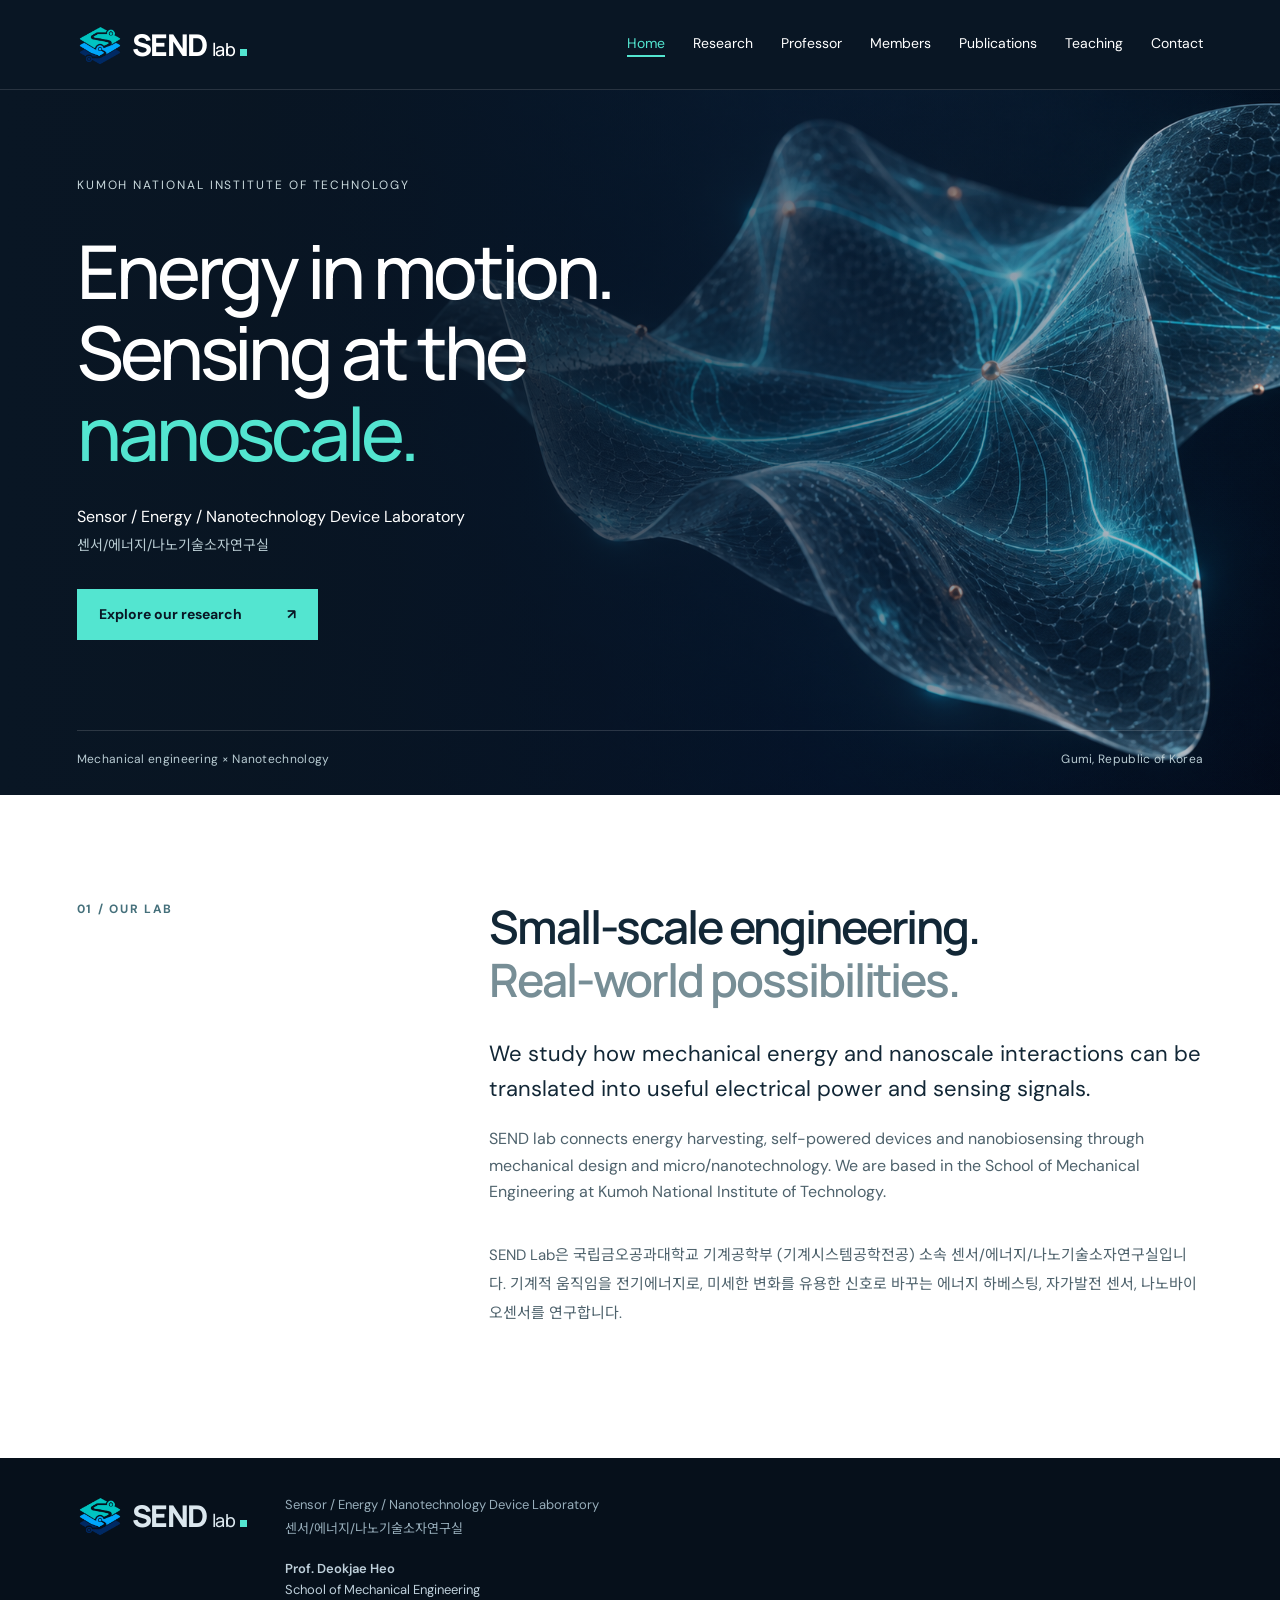
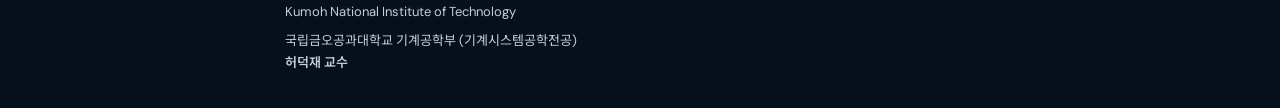
<file: index.html>
<!DOCTYPE html>

<html lang="en"><head><meta charset="utf-8"/><meta content="width=device-width, initial-scale=1" name="viewport"/>
<title>SEND Lab | 허덕재 교수 · Deokjae Heo | 금오공과대학교</title><meta content="국립금오공과대학교 기계공학부 (기계시스템공학전공) 허덕재 교수(Deokjae Heo)의 SEND Lab. 에너지 하베스팅, 자가발전 센서, 나노바이오센서를 연구하는 센서/에너지/나노기술소자연구실입니다." name="description"/>
<link href="send-lab-logo.png" rel="icon" type="image/png"/><link href="site.css" rel="stylesheet"/><link href="updates.css" rel="stylesheet"/>
<link href="https://deokjaeheo.github.io/" rel="canonical"/><meta content="SEND Lab | 허덕재 교수 · Deokjae Heo | 금오공과대학교" property="og:title"/><meta content="국립금오공과대학교 기계공학부 (기계시스템공학전공) 허덕재 교수(Deokjae Heo)의 SEND Lab. 에너지 하베스팅, 자가발전 센서, 나노바이오센서를 연구하는 센서/에너지/나노기술소자연구실입니다." property="og:description"/><meta content="https://deokjaeheo.github.io/" property="og:url"/><meta content="website" property="og:type"/><meta content="SEND Lab" property="og:site_name"/><meta content="https://deokjaeheo.github.io/send-lab-logo.png" property="og:image"/><meta content="SEND Lab logo" property="og:image:alt"/><script data-search-identity="" type="application/ld+json">{"@context":"https://schema.org","@graph":[{"@type":"ResearchOrganization","@id":"https://deokjaeheo.github.io/#send-lab","name":"SEND Lab","alternateName":["Sensor / Energy / Nanotechnology Device Laboratory","센서/에너지/나노기술소자연구실"],"url":"https://deokjaeheo.github.io/","logo":"https://deokjaeheo.github.io/send-lab-logo.png","parentOrganization":{"@type":"CollegeOrUniversity","name":"Kumoh National Institute of Technology","alternateName":"국립금오공과대학교"}},{"@type":"Person","@id":"https://deokjaeheo.github.io/professor.html#deokjae-heo","name":"Deokjae Heo","alternateName":"허덕재","jobTitle":"Assistant Professor","url":"https://deokjaeheo.github.io/professor.html","image":"https://deokjaeheo.github.io/deokjae-heo.png","worksFor":{"@type":"CollegeOrUniversity","name":"Kumoh National Institute of Technology","alternateName":"국립금오공과대학교","department":{"@type":"Organization","name":"School of Mechanical Engineering"}},"memberOf":{"@id":"https://deokjaeheo.github.io/#send-lab"},"sameAs":["https://scholar.google.com/citations?user=-ATOsVMAAAAJ&hl=en"]}]}</script><meta content="ZCUrHLigR-vk1NYwcFVq_-d4qjWVT8IZO86B0qcIZU8" name="google-site-verification"/><script defer src="analytics.js"></script></head><body><div class="public-site page-index" id="top"><a class="skip" href="#main">Skip to content</a><header class="header"><a aria-label="SEND lab home" class="logo" href="index.html"><img alt="" height="46" src="send-lab-logo.png" width="46"/><span class="wordmark">SEND<span>lab</span><i aria-hidden="true"></i></span></a><nav aria-label="Main navigation"><a aria-current="page" href="index.html">Home</a><a href="research.html">Research</a><a href="professor.html">Professor</a><a href="members.html">Members</a><a href="publications.html">Publications</a><a href="teaching.html">Teaching</a><a href="contact.html">Contact</a></nav></header><main id="main"><div style='--hero-image:url("send-hero.png")'><section class="hero" id="home"><div aria-label="Conceptual visualization of a nanoscale membrane and electrical energy" class="hero-art" role="img"></div><div class="hero-inner"><p class="eyebrow">KUMOH NATIONAL INSTITUTE OF TECHNOLOGY</p><h1>Energy in motion.<br/>Sensing at the<br/><em>nanoscale.</em></h1><p class="lab-name">Sensor / Energy / Nanotechnology Device Laboratory</p><p class="hero-ko" lang="ko">센서/에너지/나노기술소자연구실</p><a class="button" href="research.html">Explore our research <span>↗</span></a></div><div class="hero-bottom"><span>Mechanical engineering × Nanotechnology</span><span>Gumi, Republic of Korea</span></div></section><section class="intro section"><div class="section-label">01 / OUR LAB</div><div><h2>Small-scale engineering.<br/><span class="muted">Real-world possibilities.</span></h2><p class="lead">We study how mechanical energy and nanoscale interactions can be translated into useful electrical power and sensing signals.</p><p>SEND lab connects energy harvesting, self-powered devices and nanobiosensing through mechanical design and micro/nanotechnology. We are based in the School of Mechanical Engineering at Kumoh National Institute of Technology.</p><p class="korean" lang="ko">SEND Lab은 국립금오공과대학교 기계공학부 (기계시스템공학전공) 소속 센서/에너지/나노기술소자연구실입니다. 기계적 움직임을 전기에너지로, 미세한 변화를 유용한 신호로 바꾸는 에너지 하베스팅, 자가발전 센서, 나노바이오센서를 연구합니다.</p></div></section></div></main><footer><a aria-label="SEND lab home" class="logo" href="index.html"><img alt="" height="46" src="send-lab-logo.png" width="46"/><span class="wordmark">SEND<span>lab</span><i aria-hidden="true"></i></span></a><div class="footer-details"><p>Sensor / Energy / Nanotechnology Device Laboratory<br/>센서/에너지/나노기술소자연구실</p><div class="footer-affiliation"><p><strong>Prof. Deokjae Heo</strong><br/>School of Mechanical Engineering<br/>Kumoh National Institute of Technology</p><p lang="ko">국립금오공과대학교 기계공학부 (기계시스템공학전공)<br/><strong>허덕재 교수</strong></p></div></div></footer></div></body></html>
</file>
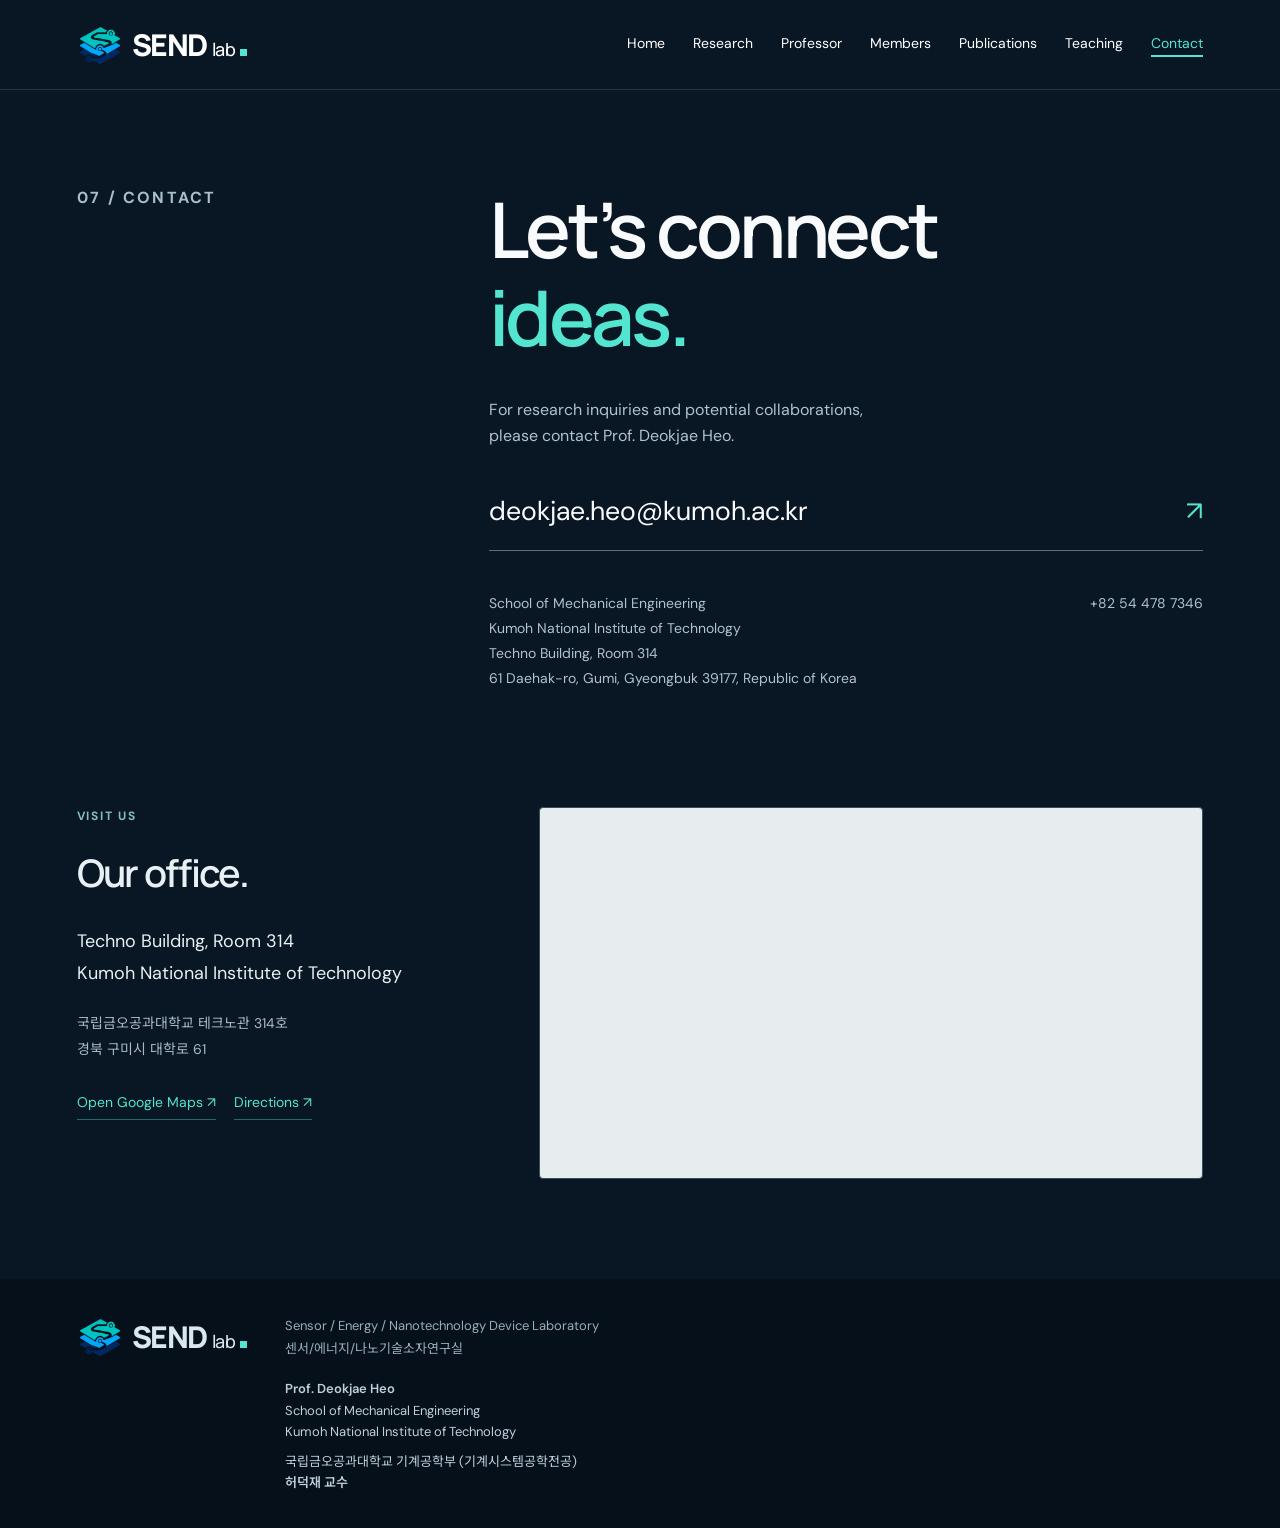
<file: contact.html>
<!DOCTYPE html>

<html lang="en"><head><meta charset="utf-8"/><meta content="width=device-width, initial-scale=1" name="viewport"/>
<title>Contact · 연락처 | Deokjae Heo · 허덕재 교수 | SEND Lab</title><meta content="Contact Prof. Deokjae Heo at SEND Lab, Kumoh National Institute of Technology. 허덕재 교수 연구실: 국립금오공과대학교 테크노관 314호. 연구 및 공동연구 문의." name="description"/>
<link href="send-lab-logo.png" rel="icon" type="image/png"/><link href="site.css" rel="stylesheet"/><link href="updates.css" rel="stylesheet"/>
<link href="https://deokjaeheo.github.io/contact.html" rel="canonical"/><meta content="Contact · 연락처 | Deokjae Heo · 허덕재 교수 | SEND Lab" property="og:title"/><meta content="Contact Prof. Deokjae Heo at SEND Lab, Kumoh National Institute of Technology. 허덕재 교수 연구실: 국립금오공과대학교 테크노관 314호. 연구 및 공동연구 문의." property="og:description"/><meta content="https://deokjaeheo.github.io/contact.html" property="og:url"/><meta content="website" property="og:type"/><meta content="SEND Lab" property="og:site_name"/><meta content="https://deokjaeheo.github.io/send-lab-logo.png" property="og:image"/><meta content="SEND Lab logo" property="og:image:alt"/><script defer src="analytics.js"></script></head><body><div class="public-site page-contact" id="top"><a class="skip" href="#main">Skip to content</a><header class="header"><a aria-label="SEND lab home" class="logo" href="index.html"><img alt="" height="46" src="send-lab-logo.png" width="46"/><span class="wordmark">SEND<span>lab</span><i aria-hidden="true"></i></span></a><nav aria-label="Main navigation"><a href="index.html">Home</a><a href="research.html">Research</a><a href="professor.html">Professor</a><a href="members.html">Members</a><a href="publications.html">Publications</a><a href="teaching.html">Teaching</a><a aria-current="page" href="contact.html">Contact</a></nav></header><main id="main"><div style='--hero-image:url("send-hero.png")'><section class="contact section" id="contact"><p class="section-label">07 / CONTACT</p><div><h1 class="page-heading">Let’s connect<br/><em>ideas.</em></h1><p>For research inquiries and potential collaborations,<br/>please contact Prof. Deokjae Heo.</p><a class="contact-mail" href="mailto:deokjae.heo@kumoh.ac.kr">deokjae.heo@kumoh.ac.kr <span>↗</span></a><div class="contact-bottom"><p>School of Mechanical Engineering<br/>Kumoh National Institute of Technology<br/>Techno Building, Room 314<br/>61 Daehak-ro, Gumi, Gyeongbuk 39177, Republic of Korea</p><a href="tel:+82544787346">+82 54 478 7346</a></div></div></section></div><section aria-labelledby="office-title" class="office-section section">
<div class="office-info"><p class="section-label">VISIT US</p><h2 id="office-title">Our office.</h2>
<p class="office-address">Techno Building, Room 314<br/>Kumoh National Institute of Technology</p>
<p class="office-ko" lang="ko">국립금오공과대학교 테크노관 314호<br/>경북 구미시 대학로 61</p>
<div class="map-links"><a href="https://www.google.com/maps/search/?api=1&amp;query=%EA%B8%88%EC%98%A4%EA%B3%B5%EA%B3%BC%EB%8C%80%ED%95%99%EA%B5%90%20%ED%85%8C%ED%81%AC%EB%85%B8%EA%B4%80%20%EA%B5%AC%EB%AF%B8%EC%8B%9C%20%EB%8C%80%ED%95%99%EB%A1%9C%2061" rel="noopener noreferrer" target="_blank">Open Google Maps ↗</a><a href="https://www.google.com/maps/dir/?api=1&amp;destination=%EA%B8%88%EC%98%A4%EA%B3%B5%EA%B3%BC%EB%8C%80%ED%95%99%EA%B5%90%20%ED%85%8C%ED%81%AC%EB%85%B8%EA%B4%80%20%EA%B5%AC%EB%AF%B8%EC%8B%9C%20%EB%8C%80%ED%95%99%EB%A1%9C%2061" rel="noopener noreferrer" target="_blank">Directions ↗</a></div></div>
<div class="map-frame"><iframe allowfullscreen="" loading="eager" referrerpolicy="no-referrer-when-downgrade" src="https://www.google.com/maps/embed?pb=!1m5!3m3!1m2!1s0x3565c72ba01612e3%3A0xc39357b15776cecb!2z6riI7Jik6rO16rO864yA7ZWZ6rWQIO2FjO2BrOuFuOq0gA!5e0!3m2!1sko!2skr!4v1790155063631!5m2!1sko!2skr" title="Google Maps — Kumoh National Institute of Technology, Techno Building"></iframe></div>
</section></main><footer><a aria-label="SEND lab home" class="logo" href="index.html"><img alt="" height="46" src="send-lab-logo.png" width="46"/><span class="wordmark">SEND<span>lab</span><i aria-hidden="true"></i></span></a><div class="footer-details"><p>Sensor / Energy / Nanotechnology Device Laboratory<br/>센서/에너지/나노기술소자연구실</p><div class="footer-affiliation"><p><strong>Prof. Deokjae Heo</strong><br/>School of Mechanical Engineering<br/>Kumoh National Institute of Technology</p><p lang="ko">국립금오공과대학교 기계공학부 (기계시스템공학전공)<br/><strong>허덕재 교수</strong></p></div></div></footer></div></body></html>
</file>
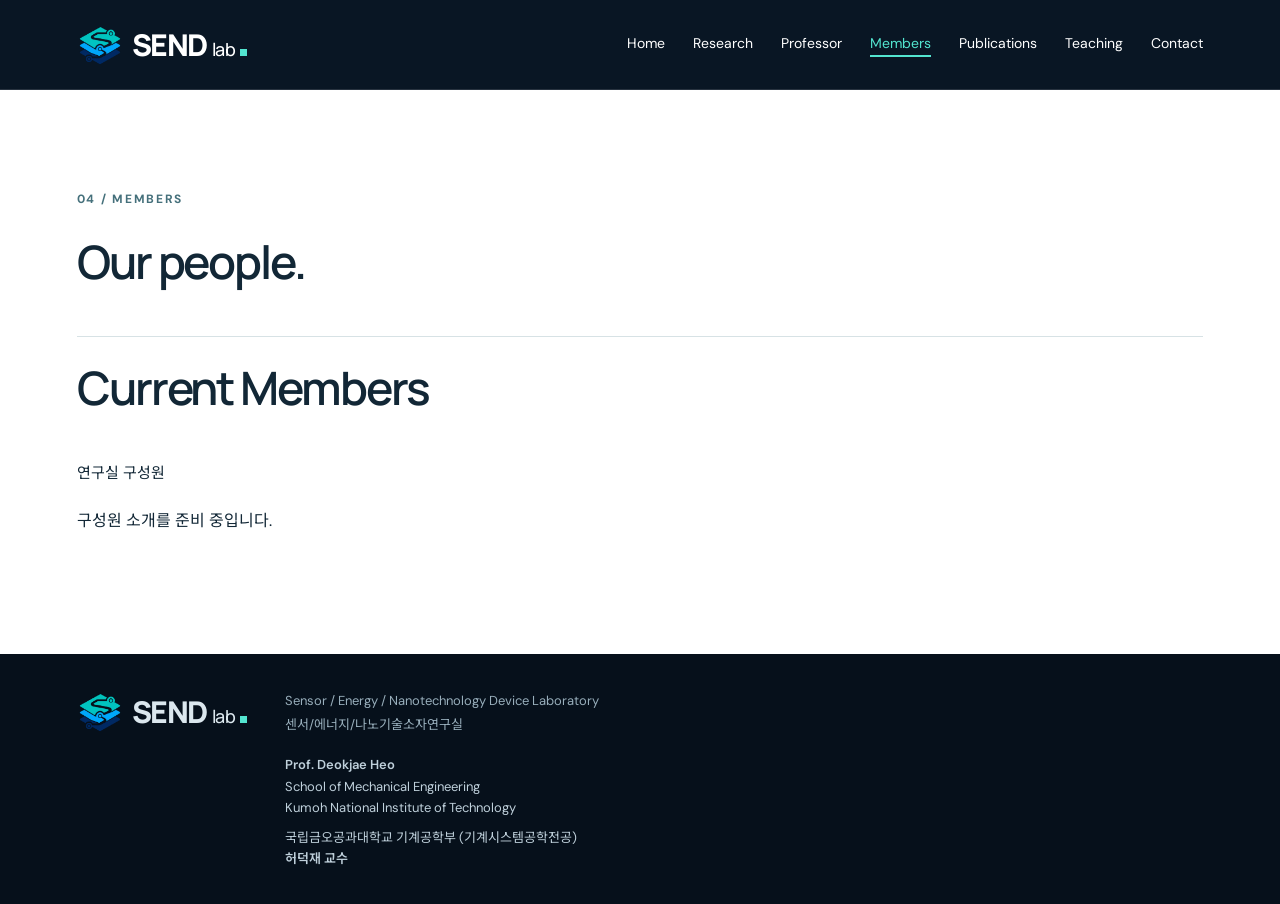
<file: members.html>
<!DOCTYPE html>

<html lang="en"><head><meta charset="utf-8"/><meta content="width=device-width, initial-scale=1" name="viewport"/>
<title>Members · 연구실 구성원 | SEND Lab · Deokjae Heo</title><meta content="Meet the members of SEND Lab, led by Prof. Deokjae Heo at Kumoh National Institute of Technology. 금오공과대학교 허덕재 교수 연구실 구성원 소개." name="description"/>
<link href="send-lab-logo.png" rel="icon" type="image/png"/><link href="site.css" rel="stylesheet"/><link href="updates.css" rel="stylesheet"/>
<link href="https://deokjaeheo.github.io/members.html" rel="canonical"/><meta content="Members · 연구실 구성원 | SEND Lab · Deokjae Heo" property="og:title"/><meta content="Meet the members of SEND Lab, led by Prof. Deokjae Heo at Kumoh National Institute of Technology. 금오공과대학교 허덕재 교수 연구실 구성원 소개." property="og:description"/><meta content="https://deokjaeheo.github.io/members.html" property="og:url"/><meta content="website" property="og:type"/><meta content="SEND Lab" property="og:site_name"/><meta content="https://deokjaeheo.github.io/send-lab-logo.png" property="og:image"/><meta content="SEND Lab logo" property="og:image:alt"/><script defer src="analytics.js"></script></head><body><div class="public-site page-members" id="top"><a class="skip" href="#main">Skip to content</a><header class="header"><a aria-label="SEND lab home" class="logo" href="index.html"><img alt="" height="46" src="send-lab-logo.png" width="46"/><span class="wordmark">SEND<span>lab</span><i aria-hidden="true"></i></span></a><nav aria-label="Main navigation"><a href="index.html">Home</a><a href="research.html">Research</a><a href="professor.html">Professor</a><a aria-current="page" href="members.html">Members</a><a href="publications.html">Publications</a><a href="teaching.html">Teaching</a><a href="contact.html">Contact</a></nav></header><main id="main"><section class="section"><p class="section-label">04 / MEMBERS</p><h1 class="page-heading">Our people.</h1><div class="member-group"><h2>Current Members</h2><p class="korean">연구실 구성원</p><p>구성원 소개를 준비 중입니다.</p></div></section></main><footer><a aria-label="SEND lab home" class="logo" href="index.html"><img alt="" height="46" src="send-lab-logo.png" width="46"/><span class="wordmark">SEND<span>lab</span><i aria-hidden="true"></i></span></a><div class="footer-details"><p>Sensor / Energy / Nanotechnology Device Laboratory<br/>센서/에너지/나노기술소자연구실</p><div class="footer-affiliation"><p><strong>Prof. Deokjae Heo</strong><br/>School of Mechanical Engineering<br/>Kumoh National Institute of Technology</p><p lang="ko">국립금오공과대학교 기계공학부 (기계시스템공학전공)<br/><strong>허덕재 교수</strong></p></div></div></footer></div></body></html>
</file>
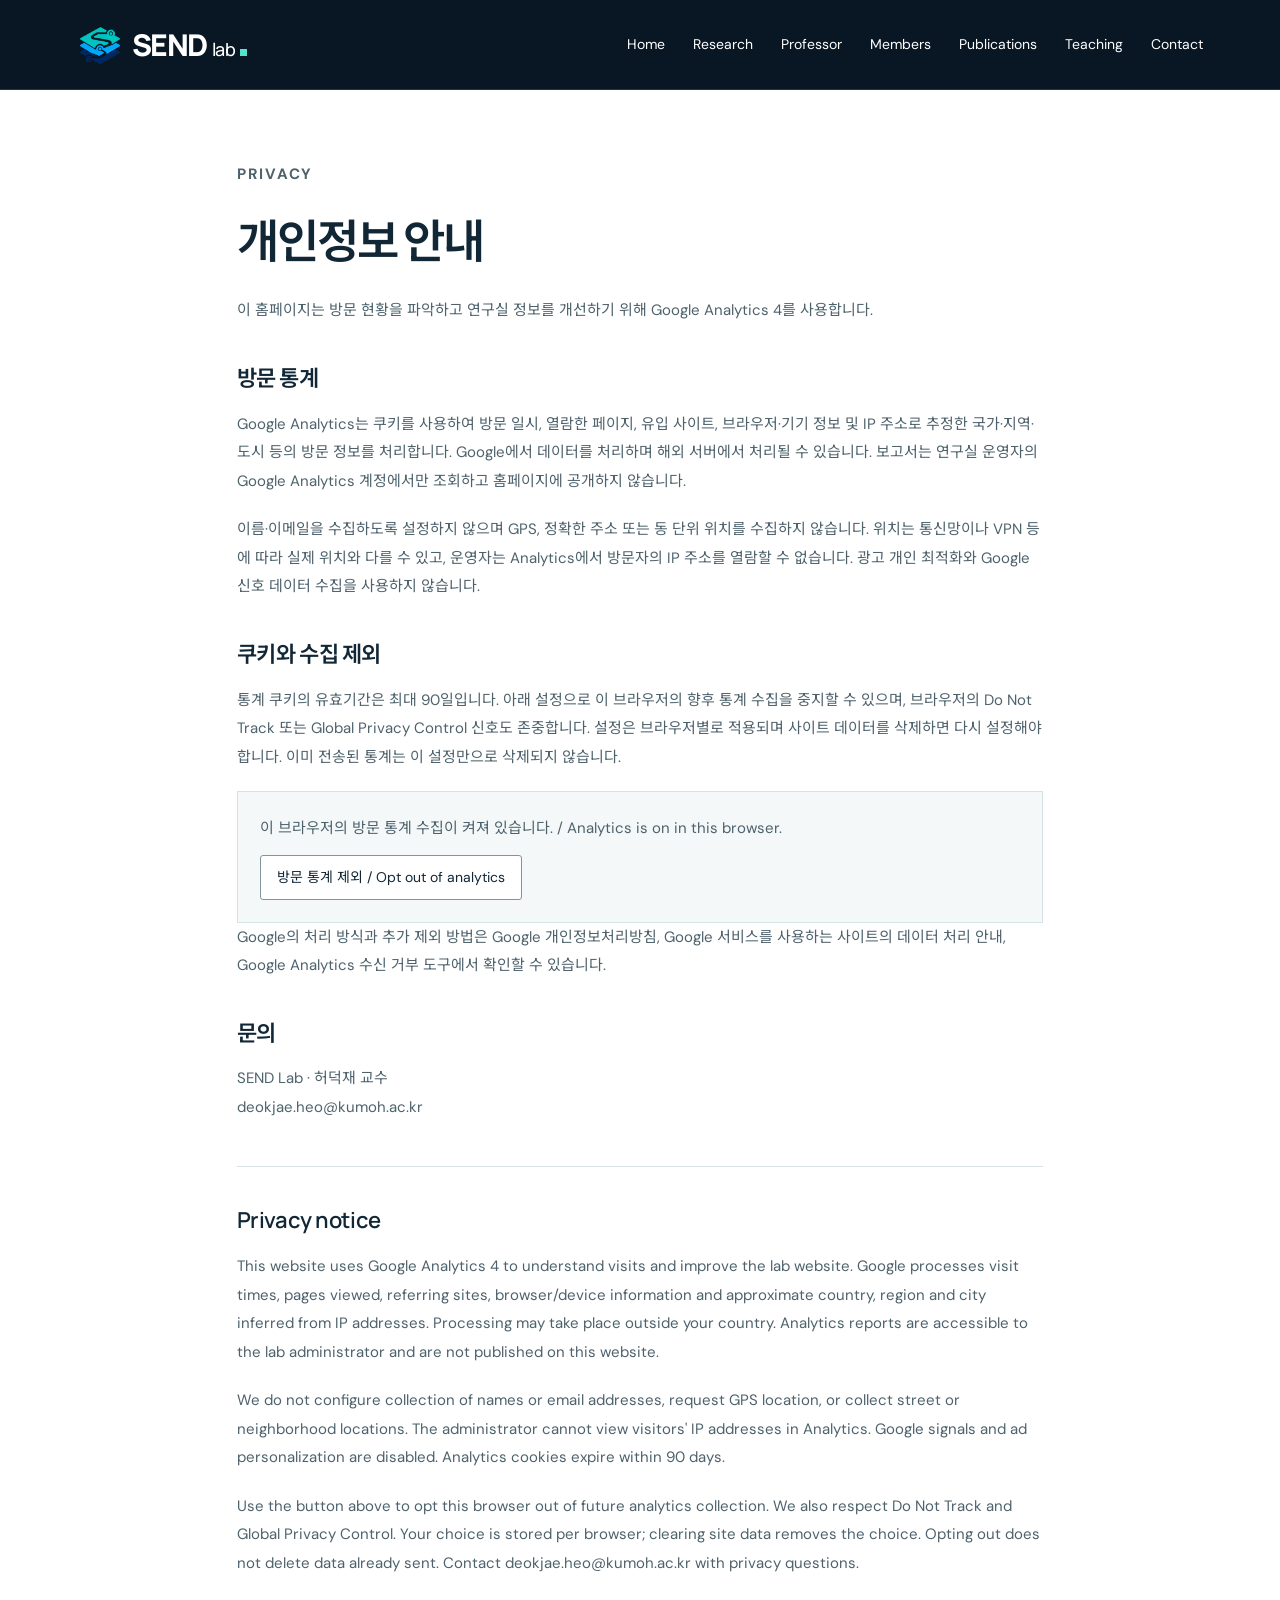
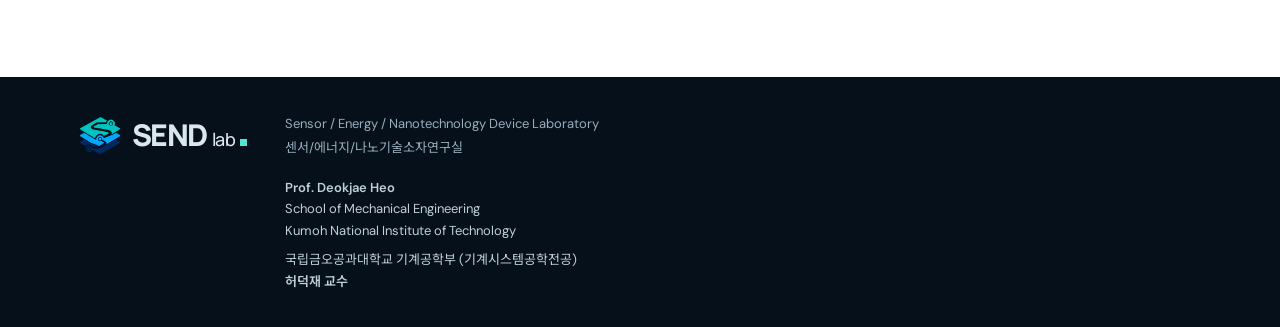
<file: privacy.html>
<!DOCTYPE html>
<html lang="ko">
<head>
<meta charset="utf-8"/>
<meta name="viewport" content="width=device-width, initial-scale=1"/>
<title>개인정보 안내 · Privacy | SEND Lab</title>
<meta name="description" content="SEND Lab 홈페이지의 방문 통계와 개인정보 안내 및 통계 수집 제외 설정."/>
<link rel="icon" href="send-lab-logo.png" type="image/png"/>
<link rel="stylesheet" href="site.css"/>
<link rel="stylesheet" href="updates.css"/>
<link rel="canonical" href="https://deokjaeheo.github.io/privacy.html"/>
<script defer src="analytics.js"></script>
</head>
<body><div class="public-site page-privacy" id="top">
<a class="skip" href="#main">본문으로 이동 · Skip to content</a>
<header class="header"><a aria-label="SEND lab home" class="logo" href="index.html"><img alt="" height="46" src="send-lab-logo.png" width="46"/><span class="wordmark">SEND<span>lab</span><i aria-hidden="true"></i></span></a><nav aria-label="Main navigation"><a href="index.html">Home</a><a href="research.html">Research</a><a href="professor.html">Professor</a><a href="members.html">Members</a><a href="publications.html">Publications</a><a href="teaching.html">Teaching</a><a href="contact.html">Contact</a></nav></header>
<main id="main" class="section privacy-content">
<p class="section-label">PRIVACY</p>
<h1 class="page-heading">개인정보 안내</h1>
<p>이 홈페이지는 방문 현황을 파악하고 연구실 정보를 개선하기 위해 Google Analytics 4를 사용합니다.</p>
<h2>방문 통계</h2>
<p>Google Analytics는 쿠키를 사용하여 방문 일시, 열람한 페이지, 유입 사이트, 브라우저·기기 정보 및 IP 주소로 추정한 국가·지역·도시 등의 방문 정보를 처리합니다. Google에서 데이터를 처리하며 해외 서버에서 처리될 수 있습니다. 보고서는 연구실 운영자의 Google Analytics 계정에서만 조회하고 홈페이지에 공개하지 않습니다.</p>
<p>이름·이메일을 수집하도록 설정하지 않으며 GPS, 정확한 주소 또는 동 단위 위치를 수집하지 않습니다. 위치는 통신망이나 VPN 등에 따라 실제 위치와 다를 수 있고, 운영자는 Analytics에서 방문자의 IP 주소를 열람할 수 없습니다. 광고 개인 최적화와 Google 신호 데이터 수집을 사용하지 않습니다.</p>
<h2>쿠키와 수집 제외</h2>
<p>통계 쿠키의 유효기간은 최대 90일입니다. 아래 설정으로 이 브라우저의 향후 통계 수집을 중지할 수 있으며, 브라우저의 Do Not Track 또는 Global Privacy Control 신호도 존중합니다. 설정은 브라우저별로 적용되며 사이트 데이터를 삭제하면 다시 설정해야 합니다. 이미 전송된 통계는 이 설정만으로 삭제되지 않습니다.</p>
<div class="privacy-preferences">
<p id="analytics-status" role="status" aria-live="polite">설정을 확인하려면 JavaScript를 사용해 주세요. JavaScript가 꺼져 있으면 이 사이트의 방문 통계는 전송되지 않습니다.</p>
<button id="analytics-toggle" type="button" hidden>이 브라우저의 방문 통계 제외</button>
</div>
<p>Google의 처리 방식과 추가 제외 방법은 <a href="https://policies.google.com/privacy">Google 개인정보처리방침</a>, <a href="https://policies.google.com/technologies/partner-sites">Google 서비스를 사용하는 사이트의 데이터 처리 안내</a>, <a href="https://tools.google.com/dlpage/gaoptout">Google Analytics 수신 거부 도구</a>에서 확인할 수 있습니다.</p>
<h2>문의</h2>
<p>SEND Lab · 허덕재 교수<br/><a href="mailto:deokjae.heo@kumoh.ac.kr">deokjae.heo@kumoh.ac.kr</a></p>
<section lang="en" class="privacy-english" aria-labelledby="privacy-en">
<h2 id="privacy-en">Privacy notice</h2>
<p>This website uses Google Analytics 4 to understand visits and improve the lab website. Google processes visit times, pages viewed, referring sites, browser/device information and approximate country, region and city inferred from IP addresses. Processing may take place outside your country. Analytics reports are accessible to the lab administrator and are not published on this website.</p>
<p>We do not configure collection of names or email addresses, request GPS location, or collect street or neighborhood locations. The administrator cannot view visitors' IP addresses in Analytics. Google signals and ad personalization are disabled. Analytics cookies expire within 90 days.</p>
<p>Use the button above to opt this browser out of future analytics collection. We also respect Do Not Track and Global Privacy Control. Your choice is stored per browser; clearing site data removes the choice. Opting out does not delete data already sent. Contact <a href="mailto:deokjae.heo@kumoh.ac.kr">deokjae.heo@kumoh.ac.kr</a> with privacy questions.</p>
</section>
</main>
<footer><a aria-label="SEND lab home" class="logo" href="index.html"><img alt="" height="46" src="send-lab-logo.png" width="46"/><span class="wordmark">SEND<span>lab</span><i aria-hidden="true"></i></span></a><div class="footer-details"><p>Sensor / Energy / Nanotechnology Device Laboratory<br/>센서/에너지/나노기술소자연구실</p><div class="footer-affiliation"><p><strong>Prof. Deokjae Heo</strong><br/>School of Mechanical Engineering<br/>Kumoh National Institute of Technology</p><p lang="ko">국립금오공과대학교 기계공학부 (기계시스템공학전공)<br/><strong>허덕재 교수</strong></p></div></div></footer>

</div></body></html>
</file>
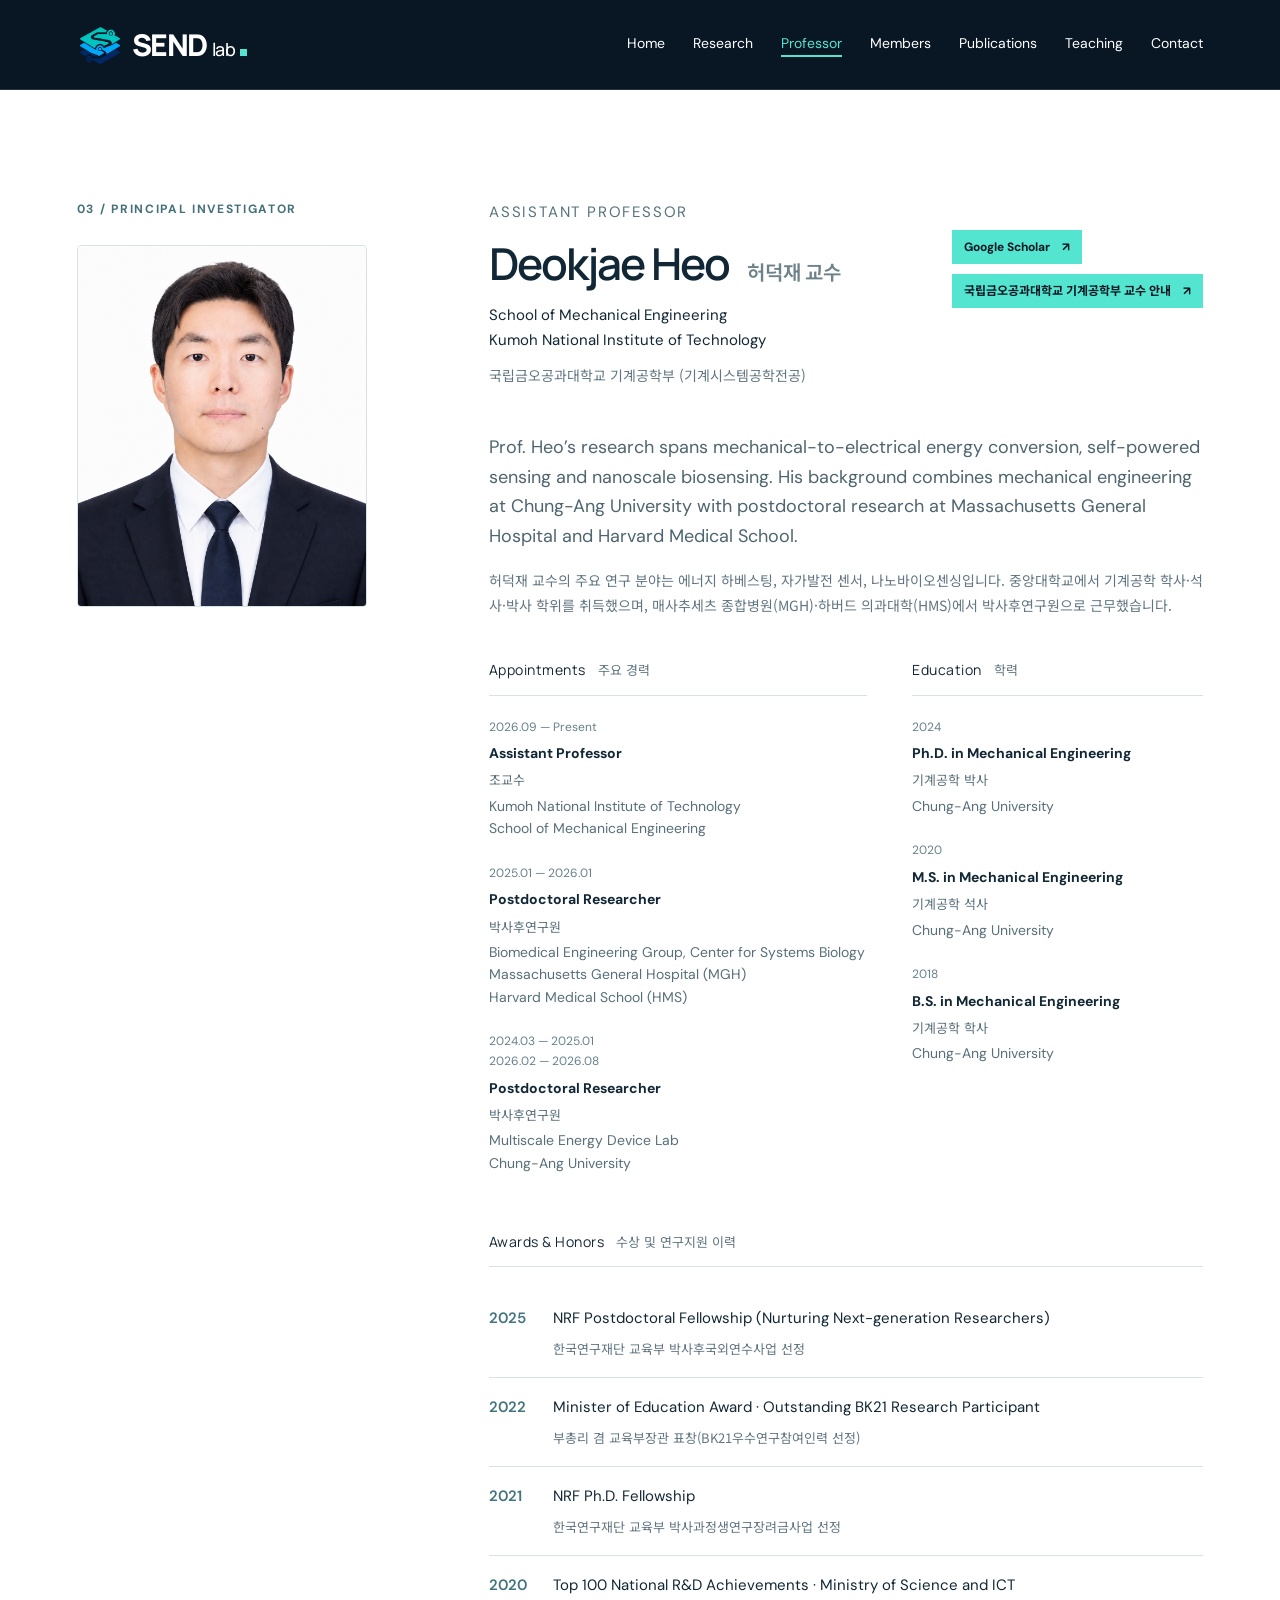
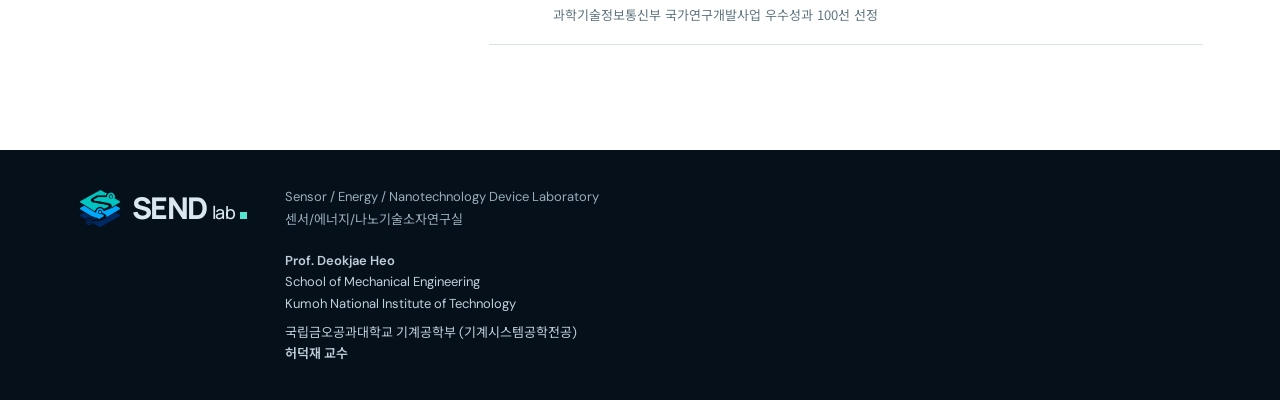
<file: professor.html>
<!DOCTYPE html>

<html lang="en"><head><meta charset="utf-8"/><meta content="width=device-width, initial-scale=1" name="viewport"/>
<title>허덕재 교수 · Deokjae Heo | Professor | SEND Lab</title><meta content="Deokjae Heo, Assistant Professor, School of Mechanical Engineering, Kumoh National Institute of Technology. 국립금오공과대학교 허덕재 교수의 연구 분야, 경력, 학력 및 수상 이력." name="description"/>
<link href="send-lab-logo.png" rel="icon" type="image/png"/><link href="site.css" rel="stylesheet"/><link href="updates.css?v=20260929" rel="stylesheet"/>
<link href="https://deokjaeheo.github.io/professor.html" rel="canonical"/><meta content="허덕재 교수 · Deokjae Heo | Professor | SEND Lab" property="og:title"/><meta content="Deokjae Heo, Assistant Professor, School of Mechanical Engineering, Kumoh National Institute of Technology. 국립금오공과대학교 허덕재 교수의 연구 분야, 경력, 학력 및 수상 이력." property="og:description"/><meta content="https://deokjaeheo.github.io/professor.html" property="og:url"/><meta content="website" property="og:type"/><meta content="SEND Lab" property="og:site_name"/><meta content="https://deokjaeheo.github.io/send-lab-logo.png" property="og:image"/><meta content="SEND Lab logo" property="og:image:alt"/><script data-search-identity="" type="application/ld+json">{"@context":"https://schema.org","@graph":[{"@type":"ResearchOrganization","@id":"https://deokjaeheo.github.io/#send-lab","name":"SEND Lab","alternateName":["Sensor / Energy / Nanotechnology Device Laboratory","센서/에너지/나노기술소자연구실"],"url":"https://deokjaeheo.github.io/","logo":"https://deokjaeheo.github.io/send-lab-logo.png","parentOrganization":{"@type":"CollegeOrUniversity","name":"Kumoh National Institute of Technology","alternateName":"국립금오공과대학교"}},{"@type":"Person","@id":"https://deokjaeheo.github.io/professor.html#deokjae-heo","name":"Deokjae Heo","alternateName":"허덕재","jobTitle":"Assistant Professor","url":"https://deokjaeheo.github.io/professor.html","image":"https://deokjaeheo.github.io/deokjae-heo.png","worksFor":{"@type":"CollegeOrUniversity","name":"Kumoh National Institute of Technology","alternateName":"국립금오공과대학교","department":{"@type":"Organization","name":"School of Mechanical Engineering"}},"memberOf":{"@id":"https://deokjaeheo.github.io/#send-lab"},"sameAs":["https://scholar.google.com/citations?user=-ATOsVMAAAAJ&hl=en"]}]}</script><script defer src="analytics.js"></script></head><body><div class="public-site page-professor" id="top"><a class="skip" href="#main">Skip to content</a><header class="header"><a aria-label="SEND lab home" class="logo" href="index.html"><img alt="" height="46" src="send-lab-logo.png" width="46"/><span class="wordmark">SEND<span>lab</span><i aria-hidden="true"></i></span></a><nav aria-label="Main navigation"><a href="index.html">Home</a><a href="research.html">Research</a><a aria-current="page" href="professor.html">Professor</a><a href="members.html">Members</a><a href="publications.html">Publications</a><a href="teaching.html">Teaching</a><a href="contact.html">Contact</a></nav></header><main id="main"><div style='--hero-image:url("send-hero.png")'><section class="professor section" id="professor"><aside class="professor-portrait"><p class="section-label">03 / PRINCIPAL INVESTIGATOR</p><img alt="Deokjae Heo — 허덕재 교수" height="1484" src="deokjae-heo.png" width="1060"/></aside><div class="profile-body"><div class="profile-head"><div><p class="overline">ASSISTANT PROFESSOR</p><h1 class="page-heading">Deokjae Heo<span lang="ko">허덕재 교수</span></h1><p>School of Mechanical Engineering<br/>Kumoh National Institute of Technology<span class="ko-translation" lang="ko">국립금오공과대학교 기계공학부 (기계시스템공학전공)</span></p></div><div class="profile-links"><a aria-label="Deokjae Heo Google Scholar profile (opens in a new tab)" class="button scholar-button" href="https://scholar.google.com/citations?user=-ATOsVMAAAAJ&amp;hl=en" rel="noopener noreferrer" target="_blank">Google Scholar <span aria-hidden="true">↗</span></a><a aria-label="국립금오공과대학교 기계공학부 교수 안내 (새 탭에서 열림)" class="button scholar-button" href="https://mx.kumoh.ac.kr/md/sub0102.do" lang="ko" rel="noopener noreferrer" target="_blank">국립금오공과대학교 기계공학부 교수 안내 <span aria-hidden="true">↗</span></a></div></div><p class="profile-bio">Prof. Heo’s research spans mechanical-to-electrical energy conversion, self-powered sensing and nanoscale biosensing. His background combines mechanical engineering at Chung-Ang University with postdoctoral research at Massachusetts General Hospital and Harvard Medical School.<span class="ko-translation" lang="ko">허덕재 교수의 주요 연구 분야는 에너지 하베스팅, 자가발전 센서, 나노바이오센싱입니다. 중앙대학교에서 기계공학 학사·석사·박사 학위를 취득했으며, 매사추세츠 종합병원(MGH)·하버드 의과대학(HMS)에서 박사후연구원으로 근무했습니다.</span></p><div class="profile-columns"><div><h3 class="small-title">Appointments<span class="ko-translation" lang="ko">주요 경력</span></h3><dl class="timeline"><div><dt>2026.09 — Present</dt><dd><strong>Assistant Professor<span class="ko-translation" lang="ko">조교수</span></strong><span>Kumoh National Institute of Technology<br/>School of Mechanical Engineering</span></dd></div><div><dt>2025.01 — 2026.01</dt><dd><strong>Postdoctoral Researcher<span class="ko-translation" lang="ko">박사후연구원</span></strong><span>Biomedical Engineering Group, Center for Systems Biology<br/>Massachusetts General Hospital (MGH)<br/>Harvard Medical School (HMS)</span></dd></div><div><dt>2024.03 — 2025.01<br/>2026.02 — 2026.08</dt><dd><strong>Postdoctoral Researcher<span class="ko-translation" lang="ko">박사후연구원</span></strong><span>Multiscale Energy Device Lab<br/>Chung-Ang University</span></dd></div></dl></div><div><h3 class="small-title">Education<span class="ko-translation" lang="ko">학력</span></h3><dl class="education"><div><dt>2024</dt><dd><strong>Ph.D. in Mechanical Engineering<span class="ko-translation" lang="ko">기계공학 박사</span></strong><span>Chung-Ang University</span></dd></div><div><dt>2020</dt><dd><strong>M.S. in Mechanical Engineering<span class="ko-translation" lang="ko">기계공학 석사</span></strong><span>Chung-Ang University</span></dd></div><div><dt>2018</dt><dd><strong>B.S. in Mechanical Engineering<span class="ko-translation" lang="ko">기계공학 학사</span></strong><span>Chung-Ang University</span></dd></div></dl></div></div><div class="honors"><h3 class="small-title">Awards &amp; Honors<span class="ko-translation" lang="ko">수상 및 연구지원 이력</span></h3><div class="honor-entry"><span class="honor-year">2025</span><div>NRF Postdoctoral Fellowship (Nurturing Next-generation Researchers)<span class="ko-translation" lang="ko">한국연구재단 교육부 박사후국외연수사업 선정</span></div></div><div class="honor-entry"><span class="honor-year">2022</span><div>Minister of Education Award · Outstanding BK21 Research Participant<span class="ko-translation" lang="ko">부총리 겸 교육부장관 표창(BK21우수연구참여인력 선정)</span></div></div><div class="honor-entry"><span class="honor-year">2021</span><div>NRF Ph.D. Fellowship<span class="ko-translation" lang="ko">한국연구재단 교육부 박사과정생연구장려금사업 선정</span></div></div><div class="honor-entry"><span class="honor-year">2020</span><div>Top 100 National R&amp;D Achievements · Ministry of Science and ICT<span class="ko-translation" lang="ko">과학기술정보통신부 국가연구개발사업 우수성과 100선 선정</span></div></div></div></div></section></div></main><footer><a aria-label="SEND lab home" class="logo" href="index.html"><img alt="" height="46" src="send-lab-logo.png" width="46"/><span class="wordmark">SEND<span>lab</span><i aria-hidden="true"></i></span></a><div class="footer-details"><p>Sensor / Energy / Nanotechnology Device Laboratory<br/>센서/에너지/나노기술소자연구실</p><div class="footer-affiliation"><p><strong>Prof. Deokjae Heo</strong><br/>School of Mechanical Engineering<br/>Kumoh National Institute of Technology</p><p lang="ko">국립금오공과대학교 기계공학부 (기계시스템공학전공)<br/><strong>허덕재 교수</strong></p></div></div></footer></div></body></html>
</file>
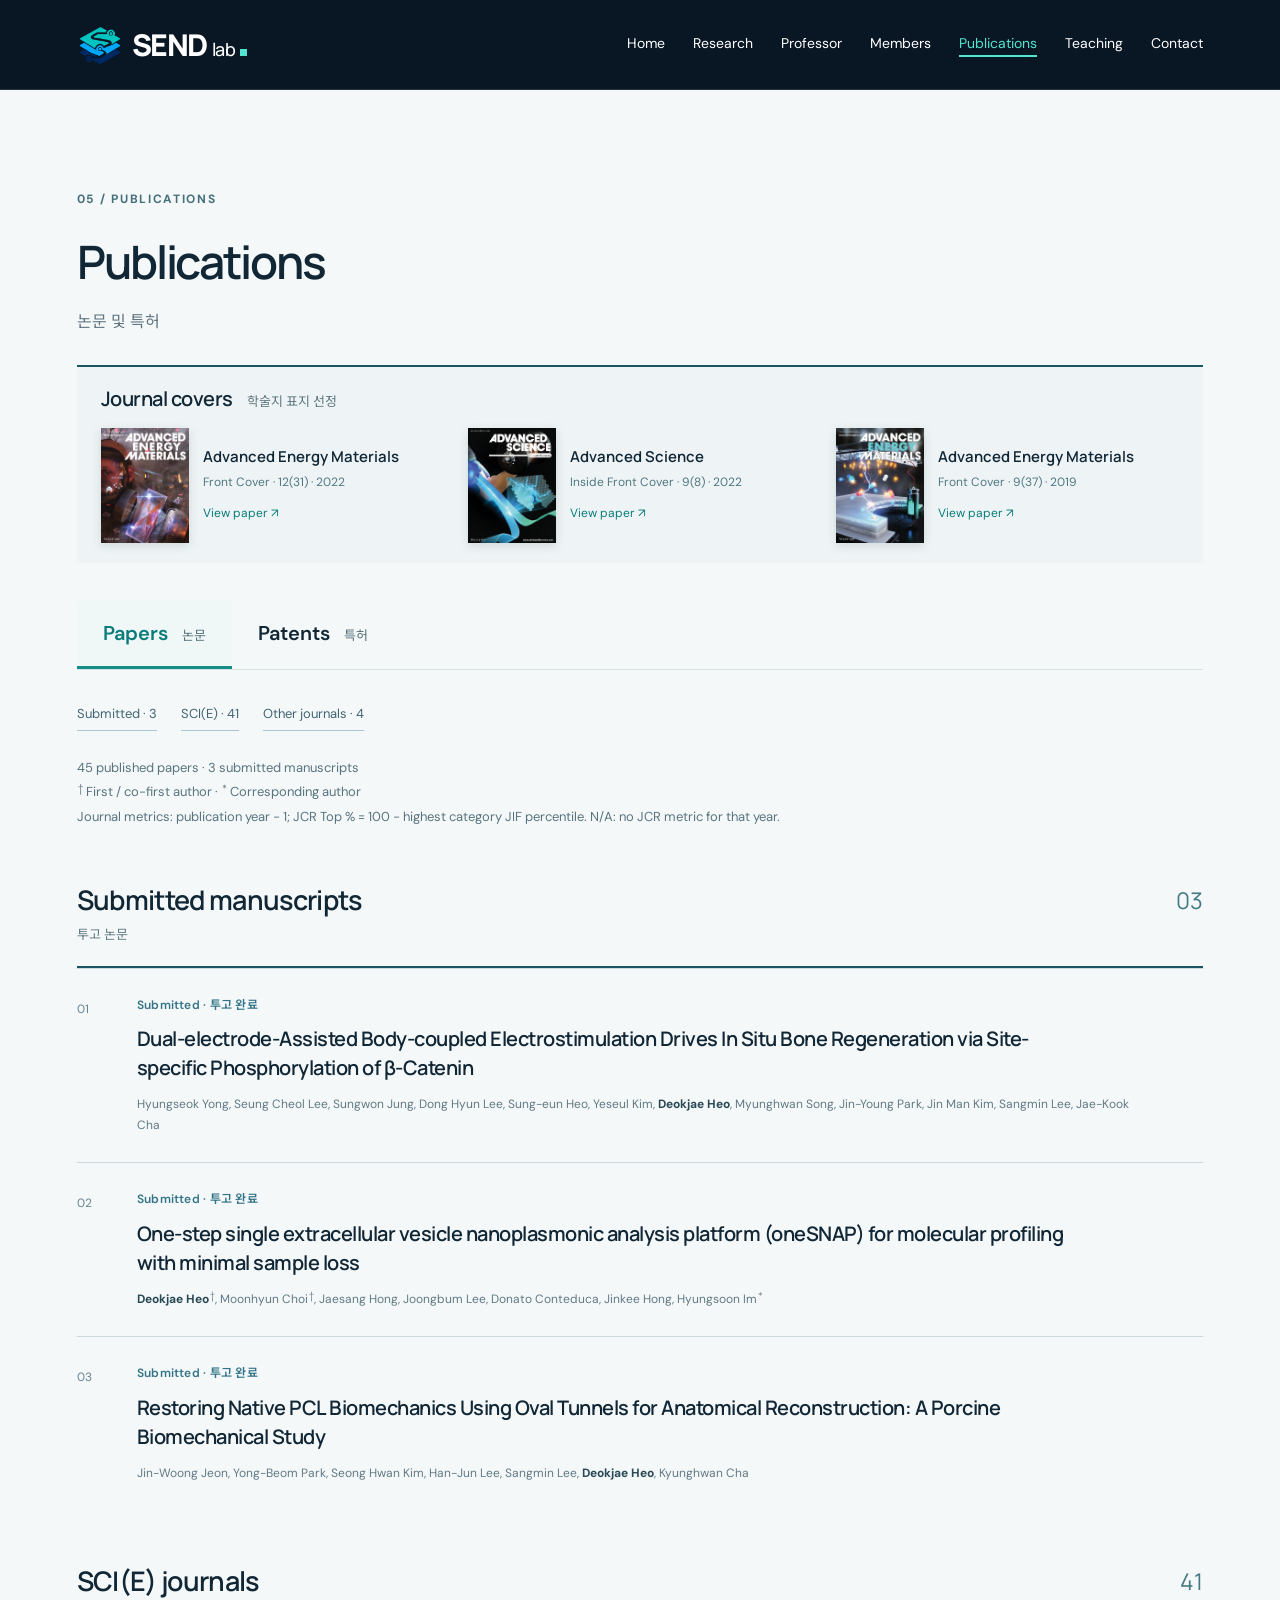
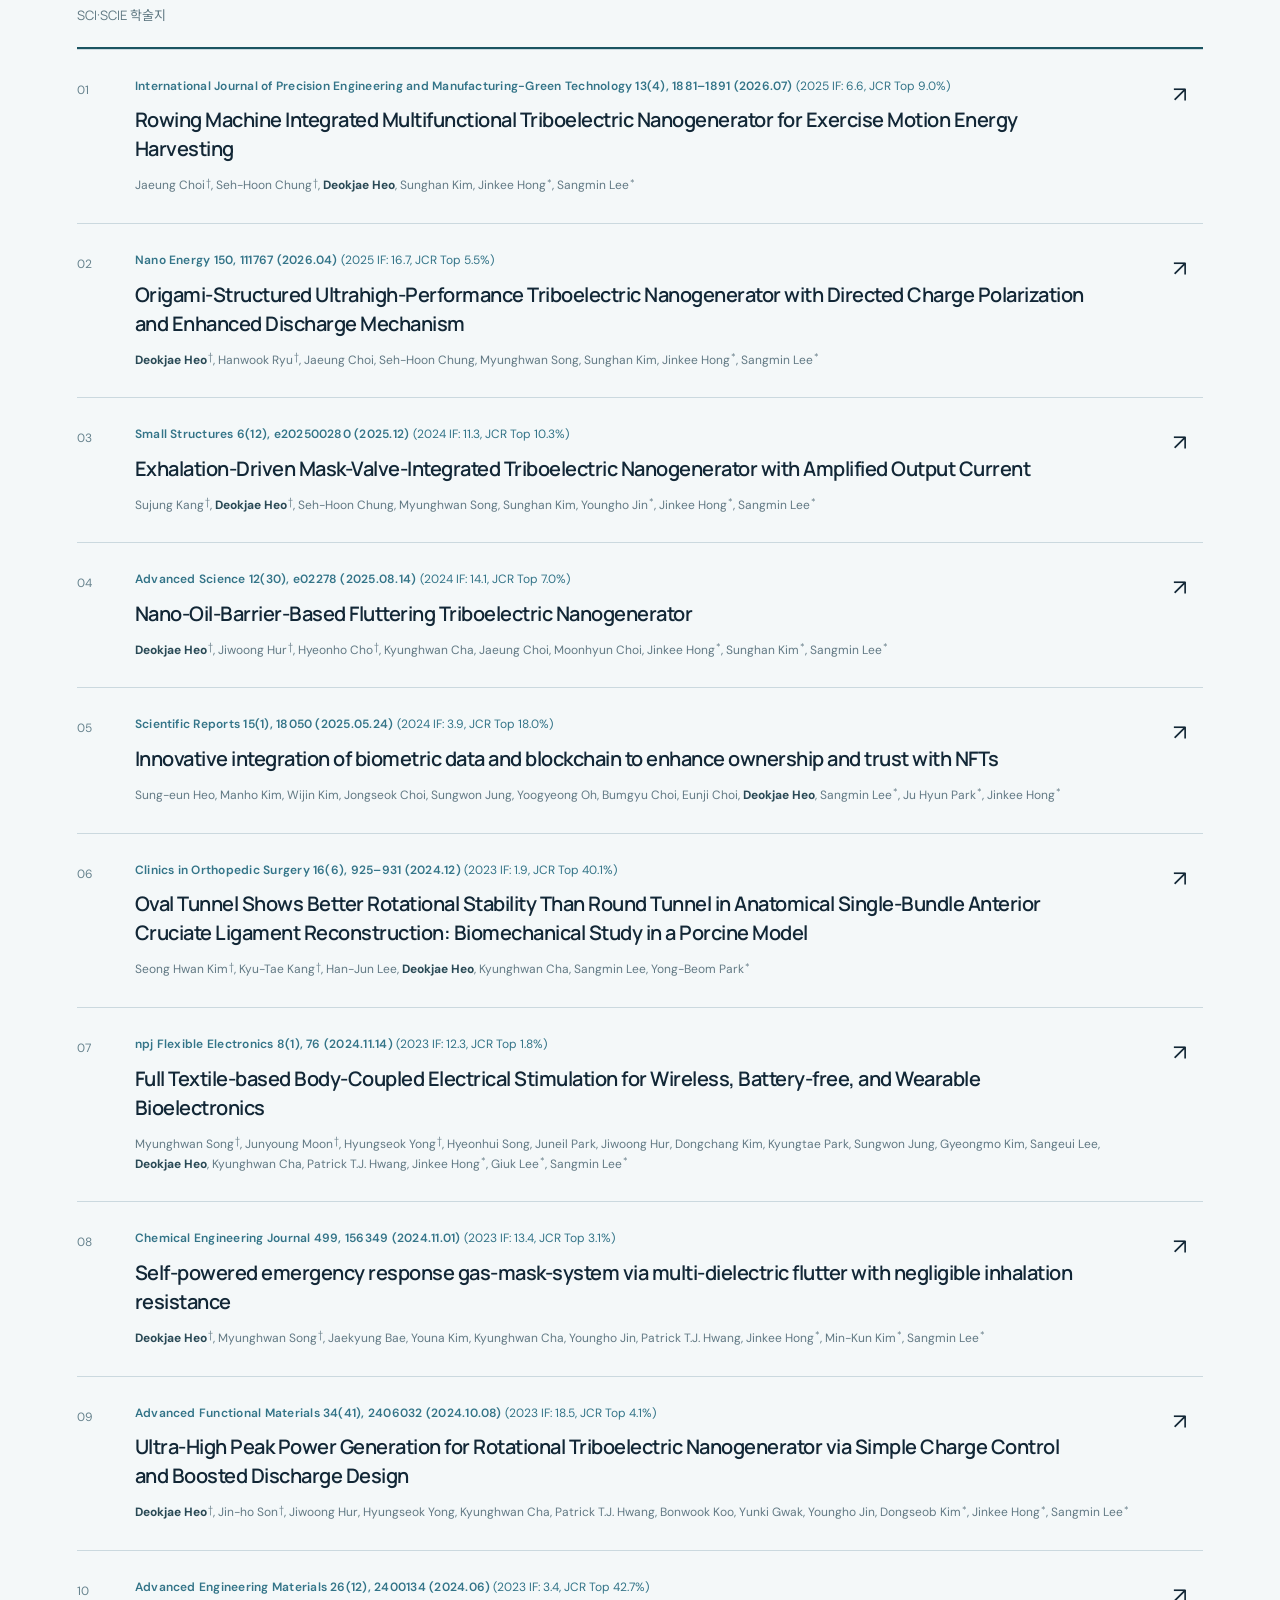
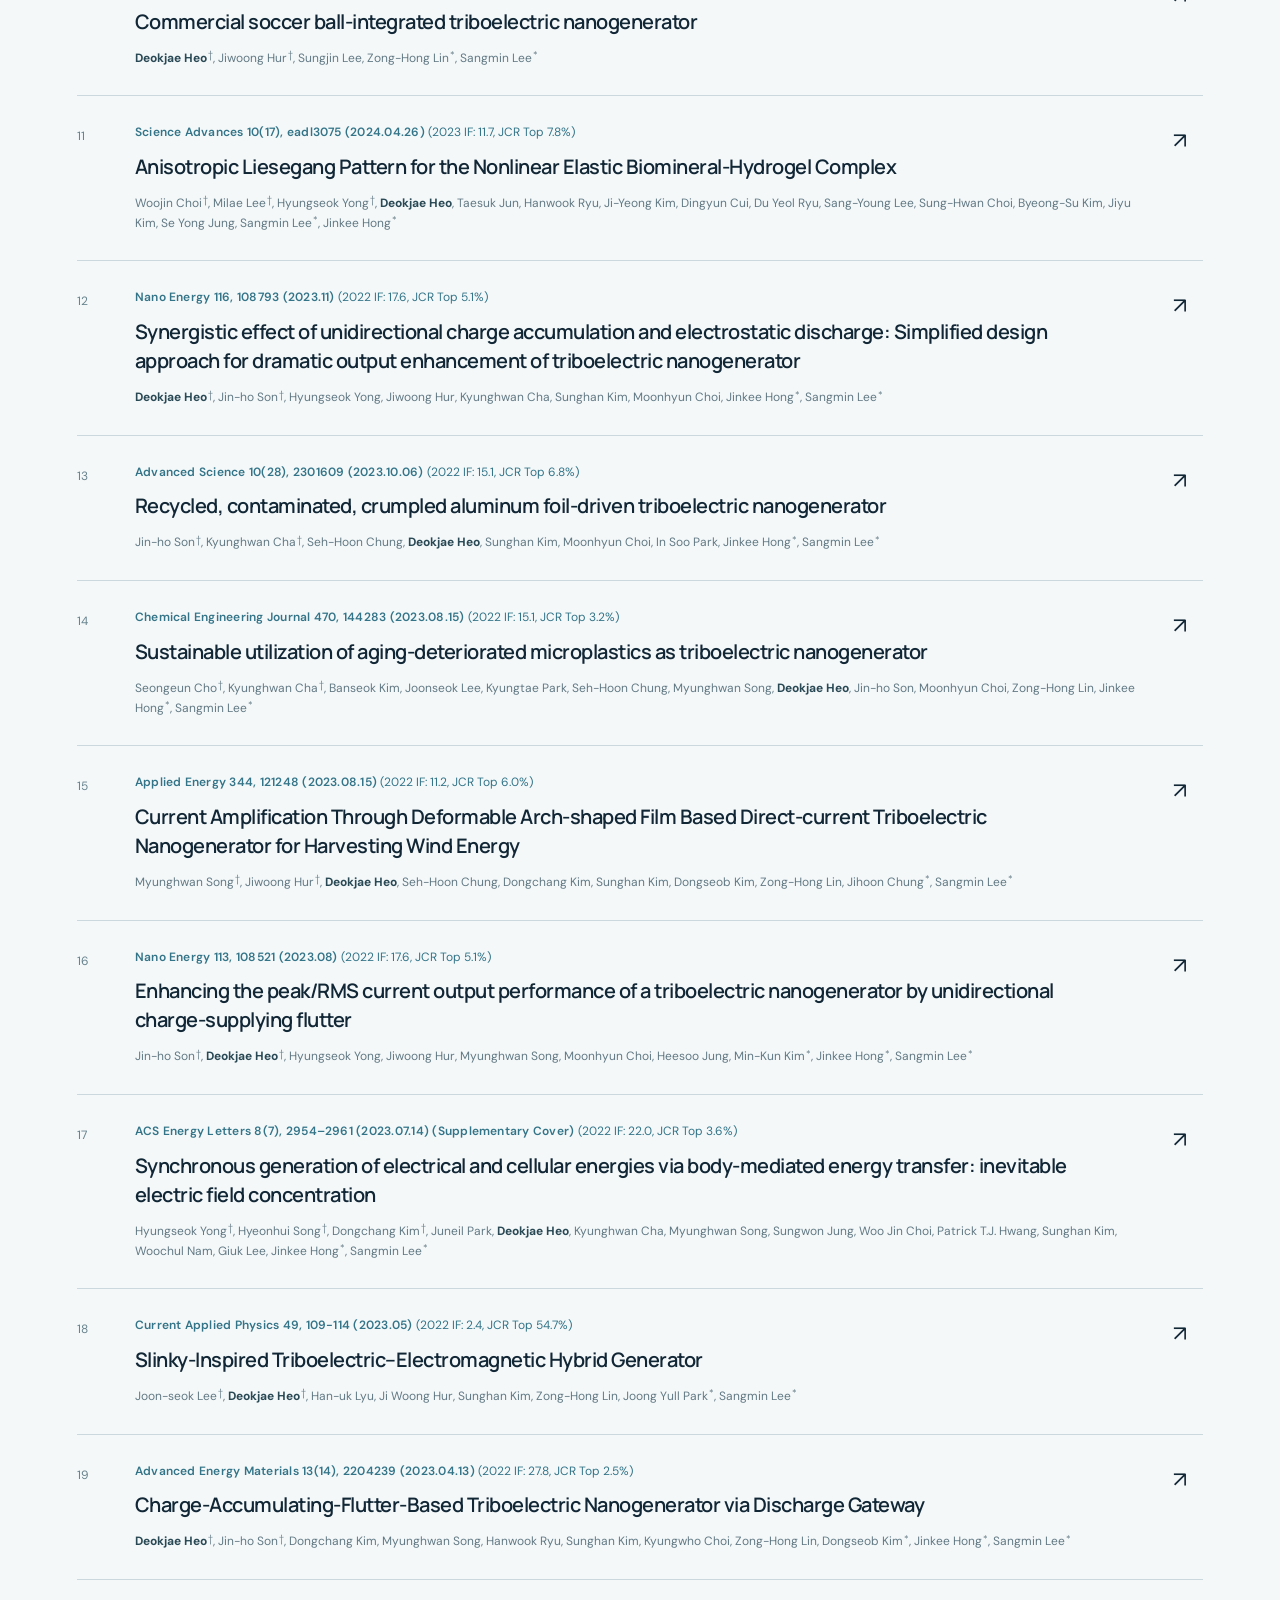
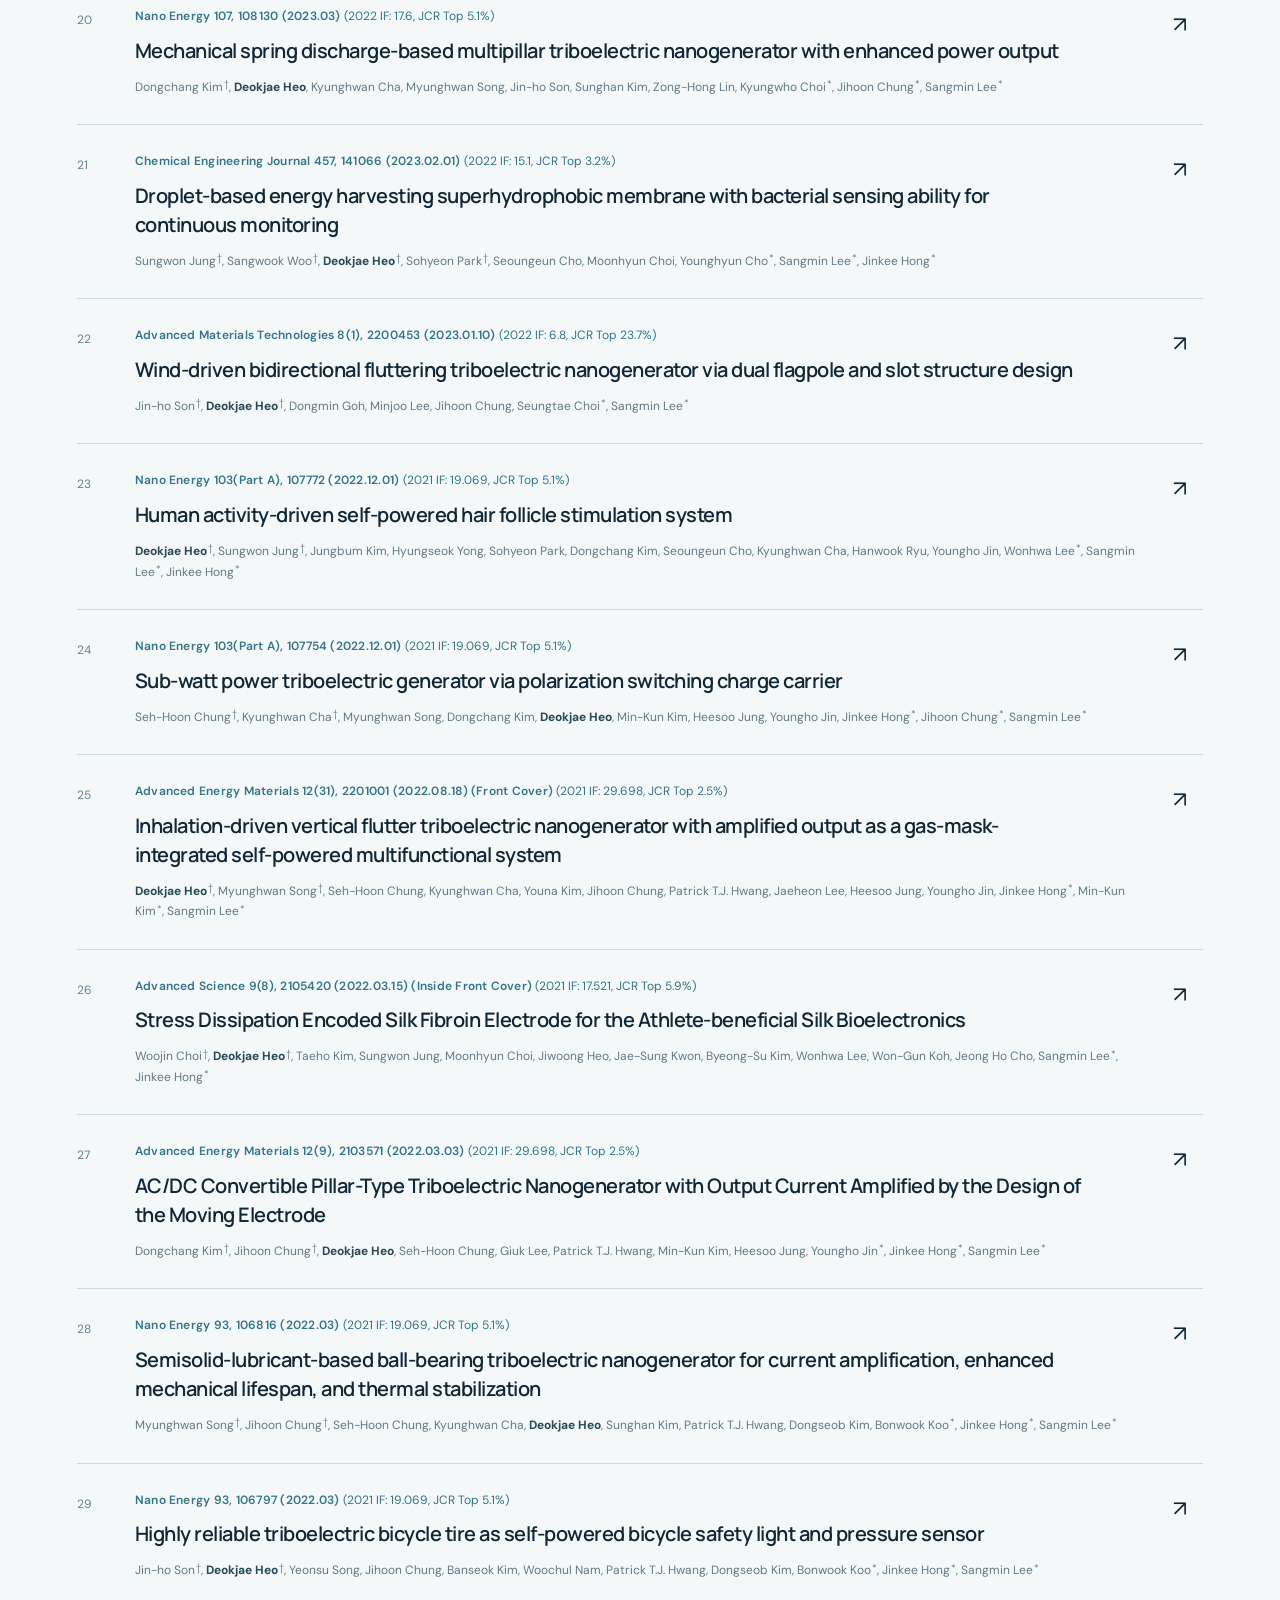
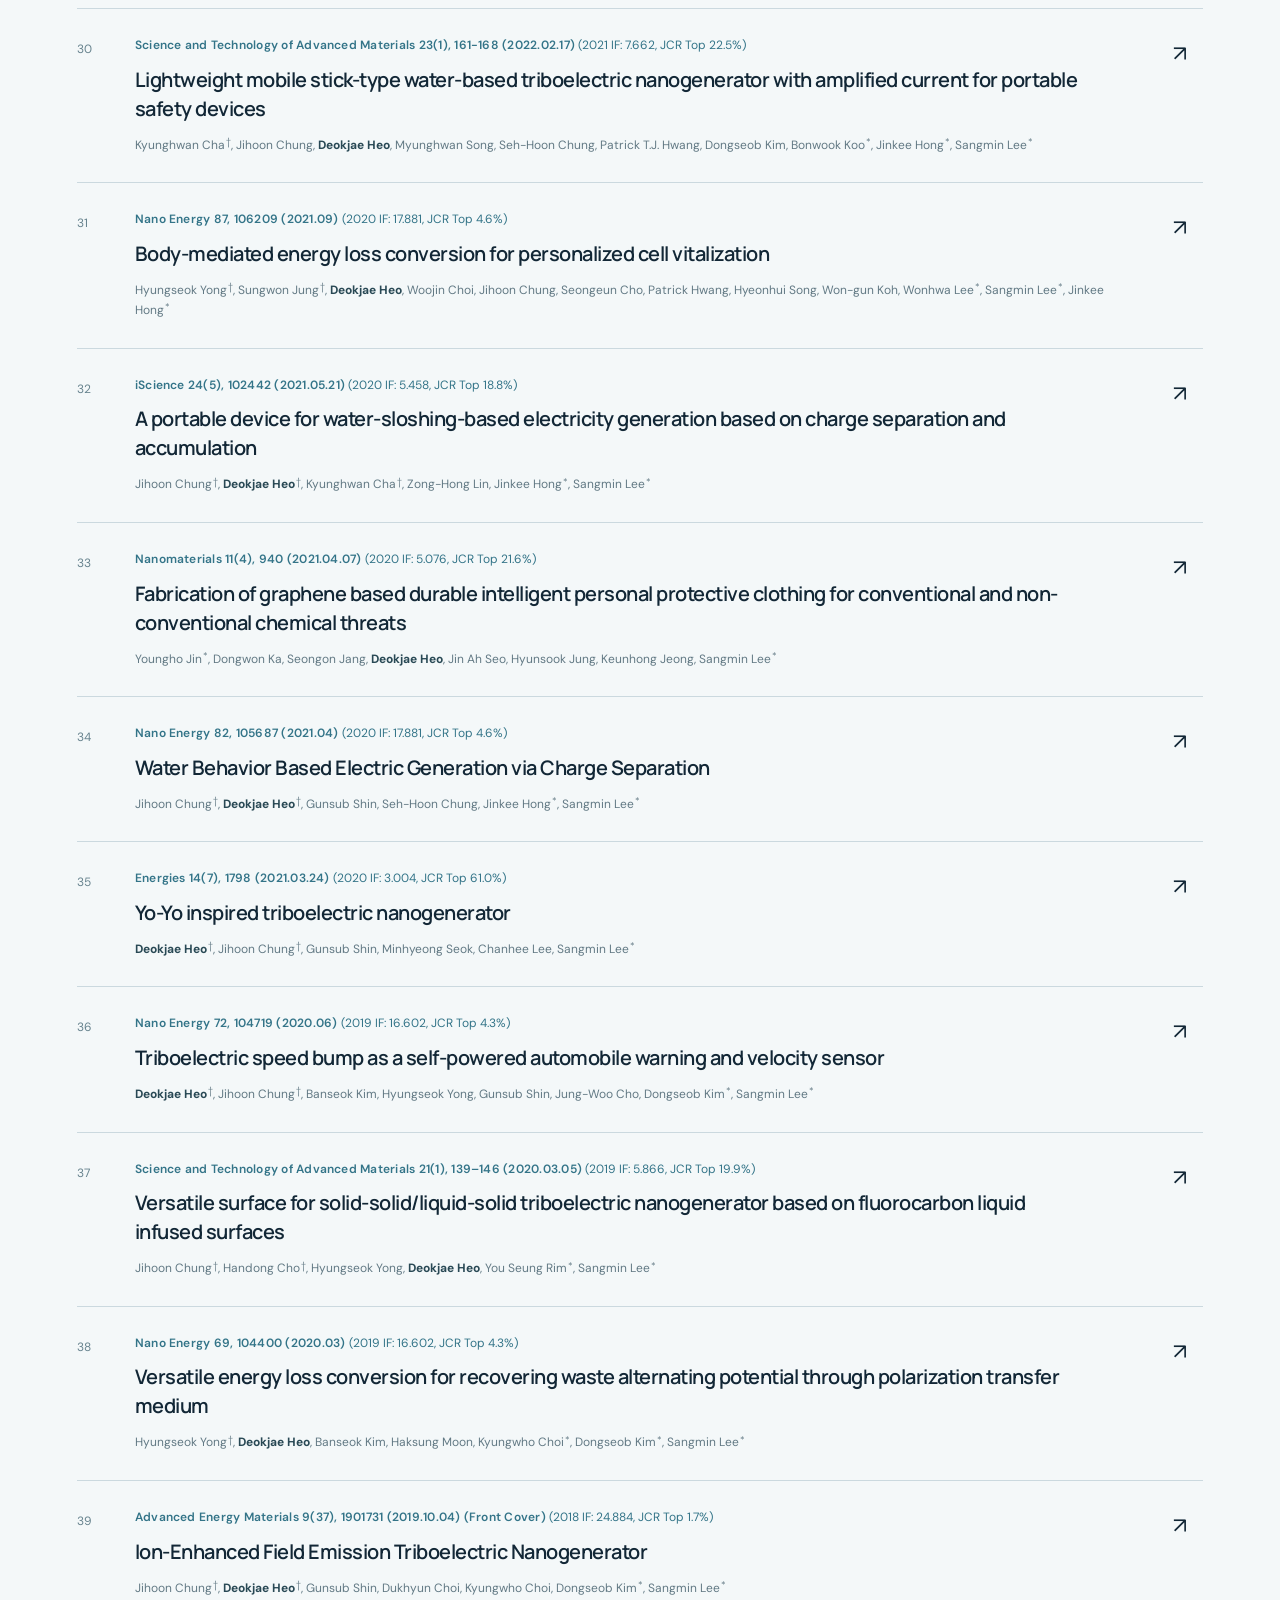
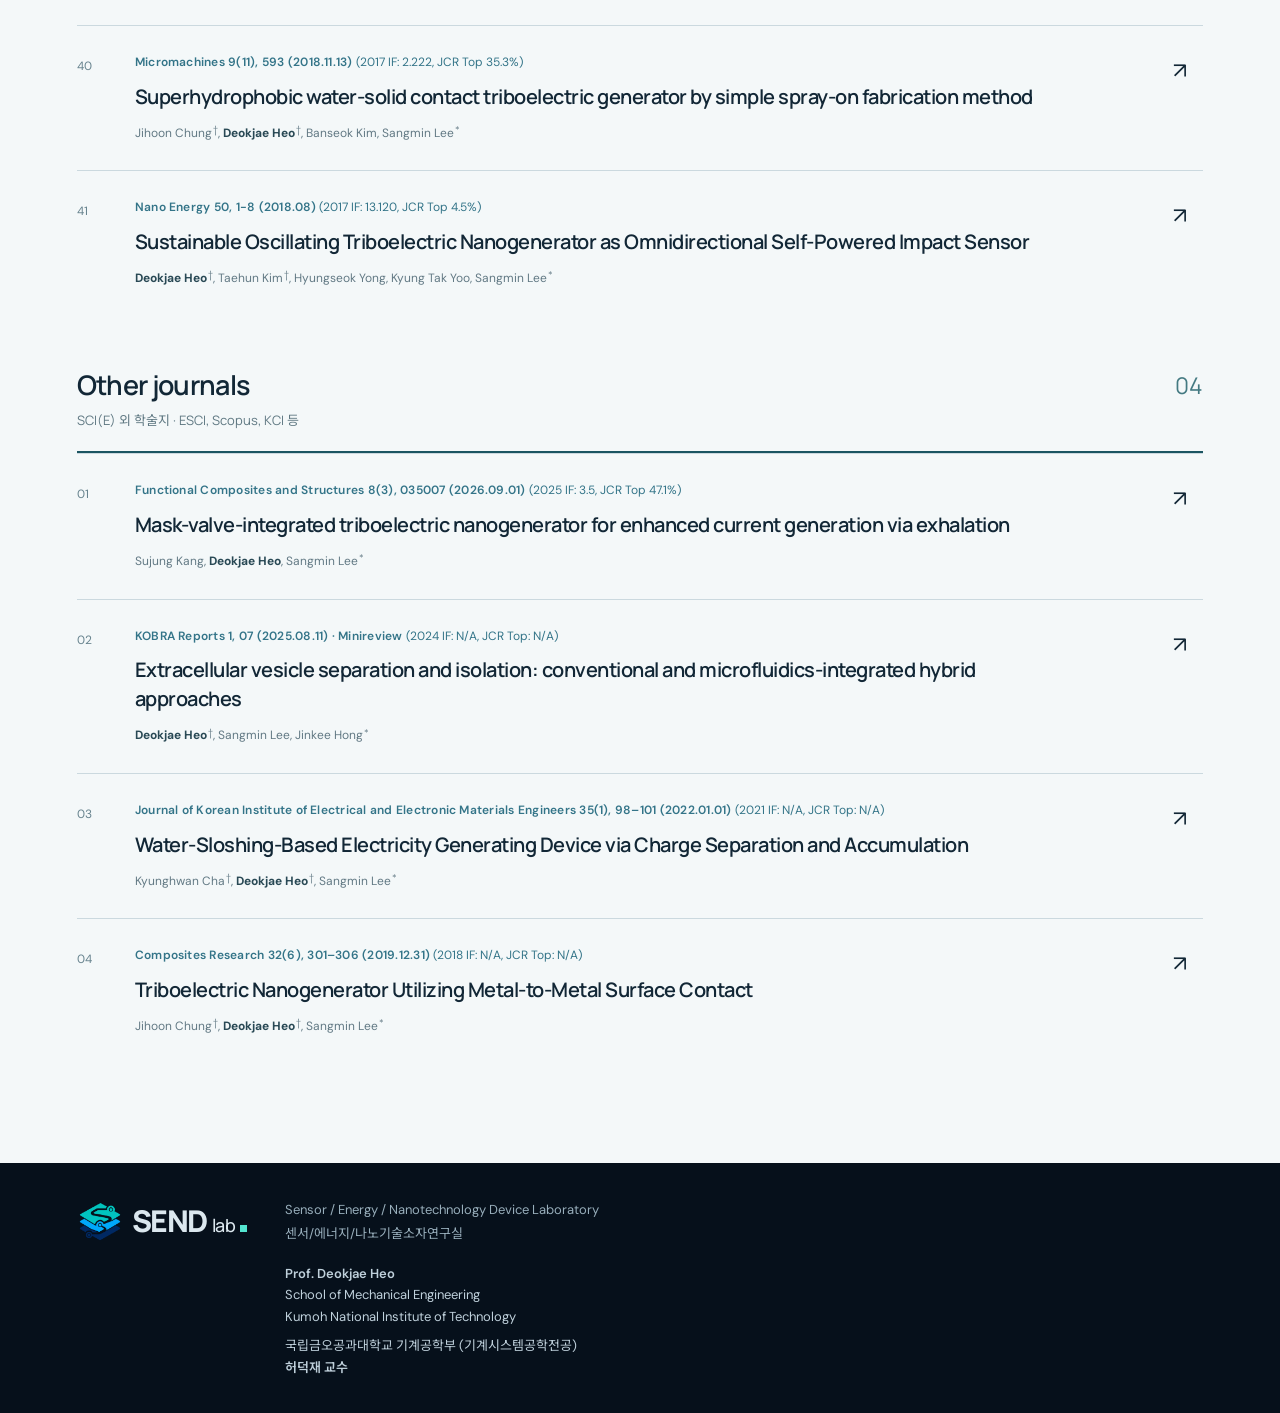
<file: publications.html>
<!DOCTYPE html>

<html lang="en"><head><meta charset="utf-8"/><meta content="width=device-width, initial-scale=1" name="viewport"/>
<title>Publications · 논문 및 특허 | Deokjae Heo · 허덕재 | SEND Lab</title><meta content="Published papers, submitted manuscripts and patents by Prof. Deokjae Heo and SEND Lab, Kumoh National Institute of Technology. 허덕재 교수의 논문·투고 원고 및 출원·등록 특허." name="description"/>
<link href="send-lab-logo.png" rel="icon" type="image/png"/><link href="site.css" rel="stylesheet"/><link href="updates.css?v=20260930" rel="stylesheet"/>
<link href="https://deokjaeheo.github.io/publications.html" rel="canonical"/><meta content="Publications · 논문 및 특허 | Deokjae Heo · 허덕재 | SEND Lab" property="og:title"/><meta content="Published papers, submitted manuscripts and patents by Prof. Deokjae Heo and SEND Lab, Kumoh National Institute of Technology. 허덕재 교수의 논문·투고 원고 및 출원·등록 특허." property="og:description"/><meta content="https://deokjaeheo.github.io/publications.html" property="og:url"/><meta content="website" property="og:type"/><meta content="SEND Lab" property="og:site_name"/><meta content="https://deokjaeheo.github.io/send-lab-logo.png" property="og:image"/><meta content="SEND Lab logo" property="og:image:alt"/><script defer="" src="analytics.js"></script></head><body><div class="public-site page-publications" id="top"><a class="skip" href="#main">Skip to content</a><header class="header"><a aria-label="SEND lab home" class="logo" href="index.html"><img alt="" height="46" src="send-lab-logo.png" width="46"/><span class="wordmark">SEND<span>lab</span><i aria-hidden="true"></i></span></a><nav aria-label="Main navigation"><a href="index.html">Home</a><a href="research.html">Research</a><a href="professor.html">Professor</a><a href="members.html">Members</a><a aria-current="page" href="publications.html">Publications</a><a href="teaching.html">Teaching</a><a href="contact.html">Contact</a></nav></header><main id="main"><section class="publications section"><p class="section-label">05 / PUBLICATIONS</p><h1 class="page-heading">Publications<span class="ko-translation" lang="ko">논문 및 특허</span></h1><section aria-labelledby="covers-heading" class="journal-covers"><h2 id="covers-heading">Journal covers<span lang="ko">학술지 표지 선정</span></h2><div class="cover-grid"><figure class="cover-card"><a aria-label="Advanced Energy Materials 12(31) · 2022 Front Cover 전체 이미지" class="cover-image-link" href="cover-aem-2022.png" rel="noopener noreferrer" target="_blank"><img alt="Advanced Energy Materials · 12(31) · 2022 · Front Cover" height="1000" src="cover-aem-2022.png" width="761"/></a><figcaption><h3>Advanced Energy Materials</h3><p class="cover-kind">Front Cover · 12(31) · 2022</p><a aria-label="Inhalation-driven vertical flutter triboelectric nanogenerator with amplified output as a gas-mask-integrated self-powered multifunctional system 논문 보기" class="cover-paper-title" href="https://doi.org/10.1002/aenm.202201001" rel="noopener noreferrer" target="_blank">View paper <span aria-hidden="true">↗</span></a></figcaption></figure><figure class="cover-card"><a aria-label="Advanced Science 9(8) · 2022 Inside Front Cover 전체 이미지" class="cover-image-link" href="cover-advs-2022.png" rel="noopener noreferrer" target="_blank"><img alt="Advanced Science · 9(8) · 2022 · Inside Front Cover" height="1000" src="cover-advs-2022.png" width="761"/></a><figcaption><h3>Advanced Science</h3><p class="cover-kind">Inside Front Cover · 9(8) · 2022</p><a aria-label="Stress Dissipation Encoded Silk Fibroin Electrode for the Athlete-beneficial Silk Bioelectronics 논문 보기" class="cover-paper-title" href="https://doi.org/10.1002/advs.202105420" rel="noopener noreferrer" target="_blank">View paper <span aria-hidden="true">↗</span></a></figcaption></figure><figure class="cover-card"><a aria-label="Advanced Energy Materials 9(37) · 2019 Front Cover 전체 이미지" class="cover-image-link" href="cover-aem-2019.png" rel="noopener noreferrer" target="_blank"><img alt="Advanced Energy Materials · 9(37) · 2019 · Front Cover" height="1000" src="cover-aem-2019.png" width="761"/></a><figcaption><h3>Advanced Energy Materials</h3><p class="cover-kind">Front Cover · 9(37) · 2019</p><a aria-label="Ion-Enhanced Field Emission Triboelectric Nanogenerator 논문 보기" class="cover-paper-title" href="https://doi.org/10.1002/aenm.201901731" rel="noopener noreferrer" target="_blank">View paper <span aria-hidden="true">↗</span></a></figcaption></figure></div></section><nav aria-label="Publication type" class="publication-tabs"><a href="#papers" id="tab-papers">Papers <span>논문</span></a><a href="#patents" id="tab-patents">Patents <span>특허</span></a></nav><div class="publication-panel" id="papers"><nav aria-label="Paper categories" class="publication-jumps"><a href="#submitted">Submitted · 3</a><a href="#sci">SCI(E) · 41</a><a href="#other">Other journals · 4</a></nav><p class="list-note">45 published papers · 3 submitted manuscripts<br/><sup>†</sup> First / co-first author · <sup>*</sup> Corresponding author<br/>Journal metrics: publication year − 1; JCR Top % = 100 − highest category JIF percentile. N/A: no JCR metric for that year.</p><section class="publication-group" id="submitted"><div class="publication-group-heading"><h2>Submitted manuscripts<span lang="ko">투고 논문</span></h2><span class="record-count">03</span></div><article class="paper submitted-paper" data-record-id="dual-electrode-body-coupled-bone-regeneration"><div class="paper-index">01</div><div><p class="journal">Submitted · 투고 완료</p><h3>Dual-electrode-Assisted Body-coupled Electrostimulation Drives In Situ Bone Regeneration via Site-specific Phosphorylation of β-Catenin</h3><p class="authors">Hyungseok Yong, Seung Cheol Lee, Sungwon Jung, Dong Hyun Lee, Sung-eun Heo, Yeseul Kim, <strong>Deokjae Heo</strong>, Myunghwan Song, Jin-Young Park, Jin Man Kim, Sangmin Lee, Jae-Kook Cha</p></div></article><article class="paper submitted-paper" data-record-id="onesnap"><div class="paper-index">02</div><div><p class="journal">Submitted · 투고 완료</p><h3>One-step single extracellular vesicle nanoplasmonic analysis platform (oneSNAP) for molecular profiling with minimal sample loss</h3><p class="authors"><strong>Deokjae Heo</strong><sup>†</sup>, Moonhyun Choi<sup>†</sup>, Jaesang Hong, Joongbum Lee, Donato Conteduca, Jinkee Hong, Hyungsoon Im<sup>*</sup></p></div></article><article class="paper submitted-paper" data-record-id="pcl-oval-tunnels"><div class="paper-index">03</div><div><p class="journal">Submitted · 투고 완료</p><h3>Restoring Native PCL Biomechanics Using Oval Tunnels for Anatomical Reconstruction: A Porcine Biomechanical Study</h3><p class="authors">Jin-Woong Jeon, Yong-Beom Park, Seong Hwan Kim, Han-Jun Lee, Sangmin Lee, <strong>Deokjae Heo</strong>, Kyunghwan Cha</p></div></article></section><section class="publication-group" id="sci"><div class="publication-group-heading"><h2>SCI(E) journals<span lang="ko">SCI·SCIE 학술지</span></h2><span class="record-count">41</span></div><article class="paper" data-record-id="10.1007/s40684-026-00847-z"><div class="paper-index">01</div><div><p class="journal">International Journal of Precision Engineering and Manufacturing-Green Technology 13(4), 1881–1891 (2026.07) <span class="journal-metrics" title="ENGINEERING, MECHANICAL · JIF rank 17/184 · JIF percentile 91">(2025 IF: 6.6, JCR Top 9.0%)</span></p><h3><a href="https://doi.org/10.1007/s40684-026-00847-z" rel="noopener noreferrer" target="_blank">Rowing Machine Integrated Multifunctional Triboelectric Nanogenerator for Exercise Motion Energy Harvesting</a></h3><p class="authors">Jaeung Choi<sup>†</sup>, Seh-Hoon Chung<sup>†</sup>, <strong>Deokjae Heo</strong>, Sunghan Kim, Jinkee Hong<sup>*</sup>, Sangmin Lee<sup>*</sup></p></div><a aria-label="Rowing Machine Integrated Multifunctional Triboelectric Nanogenerator for Exercise Motion Energy Harvesting 논문 보기" class="paper-link" href="https://doi.org/10.1007/s40684-026-00847-z" rel="noopener noreferrer" target="_blank">↗</a></article><article class="paper" data-record-id="10.1016/j.nanoen.2026.111767"><div class="paper-index">02</div><div><p class="journal">Nano Energy 150, 111767 (2026.04) <span class="journal-metrics" title="PHYSICS, APPLIED · JIF rank 11/191 · JIF percentile 94.5">(2025 IF: 16.7, JCR Top 5.5%)</span></p><h3><a href="https://doi.org/10.1016/j.nanoen.2026.111767" rel="noopener noreferrer" target="_blank">Origami-Structured Ultrahigh-Performance Triboelectric Nanogenerator with Directed Charge Polarization and Enhanced Discharge Mechanism</a></h3><p class="authors"><strong>Deokjae Heo</strong><sup>†</sup>, Hanwook Ryu<sup>†</sup>, Jaeung Choi, Seh-Hoon Chung, Myunghwan Song, Sunghan Kim, Jinkee Hong<sup>*</sup>, Sangmin Lee<sup>*</sup></p></div><a aria-label="Origami-Structured Ultrahigh-Performance Triboelectric Nanogenerator with Directed Charge Polarization and Enhanced Discharge Mechanism 논문 보기" class="paper-link" href="https://doi.org/10.1016/j.nanoen.2026.111767" rel="noopener noreferrer" target="_blank">↗</a></article><article class="paper" data-record-id="10.1002/sstr.202500280"><div class="paper-index">03</div><div><p class="journal">Small Structures 6(12), e202500280 (2025.12) <span class="journal-metrics" title="MATERIALS SCIENCE, MULTIDISCIPLINARY · JIF rank 48/461 · JIF percentile 89.7">(2024 IF: 11.3, JCR Top 10.3%)</span></p><h3><a href="https://doi.org/10.1002/sstr.202500280" rel="noopener noreferrer" target="_blank">Exhalation-Driven Mask-Valve-Integrated Triboelectric Nanogenerator with Amplified Output Current</a></h3><p class="authors">Sujung Kang<sup>†</sup>, <strong>Deokjae Heo</strong><sup>†</sup>, Seh-Hoon Chung, Myunghwan Song, Sunghan Kim, Youngho Jin<sup>*</sup>, Jinkee Hong<sup>*</sup>, Sangmin Lee<sup>*</sup></p></div><a aria-label="Exhalation-Driven Mask-Valve-Integrated Triboelectric Nanogenerator with Amplified Output Current 논문 보기" class="paper-link" href="https://doi.org/10.1002/sstr.202500280" rel="noopener noreferrer" target="_blank">↗</a></article><article class="paper" data-record-id="10.1002/advs.202502278"><div class="paper-index">04</div><div><p class="journal">Advanced Science 12(30), e02278 (2025.08.14) <span class="journal-metrics" title="MATERIALS SCIENCE, MULTIDISCIPLINARY · JIF rank 33/461 · JIF percentile 93">(2024 IF: 14.1, JCR Top 7.0%)</span></p><h3><a href="https://doi.org/10.1002/advs.202502278" rel="noopener noreferrer" target="_blank">Nano-Oil-Barrier-Based Fluttering Triboelectric Nanogenerator</a></h3><p class="authors"><strong>Deokjae Heo</strong><sup>†</sup>, Jiwoong Hur<sup>†</sup>, Hyeonho Cho<sup>†</sup>, Kyunghwan Cha, Jaeung Choi, Moonhyun Choi, Jinkee Hong<sup>*</sup>, Sunghan Kim<sup>*</sup>, Sangmin Lee<sup>*</sup></p></div><a aria-label="Nano-Oil-Barrier-Based Fluttering Triboelectric Nanogenerator 논문 보기" class="paper-link" href="https://doi.org/10.1002/advs.202502278" rel="noopener noreferrer" target="_blank">↗</a></article><article class="paper" data-record-id="10.1038/s41598-025-02516-8"><div class="paper-index">05</div><div><p class="journal">Scientific Reports 15(1), 18050 (2025.05.24) <span class="journal-metrics" title="MULTIDISCIPLINARY SCIENCES · JIF rank 25/136 · JIF percentile 82">(2024 IF: 3.9, JCR Top 18.0%)</span></p><h3><a href="https://doi.org/10.1038/s41598-025-02516-8" rel="noopener noreferrer" target="_blank">Innovative integration of biometric data and blockchain to enhance ownership and trust with NFTs</a></h3><p class="authors">Sung-eun Heo, Manho Kim, Wijin Kim, Jongseok Choi, Sungwon Jung, Yoogyeong Oh, Bumgyu Choi, Eunji Choi, <strong>Deokjae Heo</strong>, Sangmin Lee<sup>*</sup>, Ju Hyun Park<sup>*</sup>, Jinkee Hong<sup>*</sup></p></div><a aria-label="Innovative integration of biometric data and blockchain to enhance ownership and trust with NFTs 논문 보기" class="paper-link" href="https://doi.org/10.1038/s41598-025-02516-8" rel="noopener noreferrer" target="_blank">↗</a></article><article class="paper" data-record-id="10.4055/cios24081"><div class="paper-index">06</div><div><p class="journal">Clinics in Orthopedic Surgery 16(6), 925–931 (2024.12) <span class="journal-metrics" title="ORTHOPEDICS · JIF rank 55/136 · JIF percentile 59.9">(2023 IF: 1.9, JCR Top 40.1%)</span></p><h3><a href="https://doi.org/10.4055/cios24081" rel="noopener noreferrer" target="_blank">Oval Tunnel Shows Better Rotational Stability Than Round Tunnel in Anatomical Single-Bundle Anterior Cruciate Ligament Reconstruction: Biomechanical Study in a Porcine Model</a></h3><p class="authors">Seong Hwan Kim<sup>†</sup>, Kyu-Tae Kang<sup>†</sup>, Han-Jun Lee, <strong>Deokjae Heo</strong>, Kyunghwan Cha, Sangmin Lee, Yong-Beom Park<sup>*</sup></p></div><a aria-label="Oval Tunnel Shows Better Rotational Stability Than Round Tunnel in Anatomical Single-Bundle Anterior Cruciate Ligament Reconstruction: Biomechanical Study in a Porcine Model 논문 보기" class="paper-link" href="https://doi.org/10.4055/cios24081" rel="noopener noreferrer" target="_blank">↗</a></article><article class="paper" data-record-id="10.1038/s41528-024-00364-6"><div class="paper-index">07</div><div><p class="journal">npj Flexible Electronics 8(1), 76 (2024.11.14) <span class="journal-metrics" title="ENGINEERING, ELECTRICAL &amp; ELECTRONIC · JIF rank 7/353 · JIF percentile 98.2">(2023 IF: 12.3, JCR Top 1.8%)</span></p><h3><a href="https://doi.org/10.1038/s41528-024-00364-6" rel="noopener noreferrer" target="_blank">Full Textile-based Body-Coupled Electrical Stimulation for Wireless, Battery-free, and Wearable Bioelectronics</a></h3><p class="authors">Myunghwan Song<sup>†</sup>, Junyoung Moon<sup>†</sup>, Hyungseok Yong<sup>†</sup>, Hyeonhui Song, Juneil Park, Jiwoong Hur, Dongchang Kim, Kyungtae Park, Sungwon Jung, Gyeongmo Kim, Sangeui Lee, <strong>Deokjae Heo</strong>, Kyunghwan Cha, Patrick T.J. Hwang, Jinkee Hong<sup>*</sup>, Giuk Lee<sup>*</sup>, Sangmin Lee<sup>*</sup></p></div><a aria-label="Full Textile-based Body-Coupled Electrical Stimulation for Wireless, Battery-free, and Wearable Bioelectronics 논문 보기" class="paper-link" href="https://doi.org/10.1038/s41528-024-00364-6" rel="noopener noreferrer" target="_blank">↗</a></article><article class="paper" data-record-id="10.1016/j.cej.2024.156349"><div class="paper-index">08</div><div><p class="journal">Chemical Engineering Journal 499, 156349 (2024.11.01) <span class="journal-metrics" title="ENGINEERING, ENVIRONMENTAL · JIF rank 3/81 · JIF percentile 96.9">(2023 IF: 13.4, JCR Top 3.1%)</span></p><h3><a href="https://doi.org/10.1016/j.cej.2024.156349" rel="noopener noreferrer" target="_blank">Self-powered emergency response gas-mask-system via multi-dielectric flutter with negligible inhalation resistance</a></h3><p class="authors"><strong>Deokjae Heo</strong><sup>†</sup>, Myunghwan Song<sup>†</sup>, Jaekyung Bae, Youna Kim, Kyunghwan Cha, Youngho Jin, Patrick T.J. Hwang, Jinkee Hong<sup>*</sup>, Min-Kun Kim<sup>*</sup>, Sangmin Lee<sup>*</sup></p></div><a aria-label="Self-powered emergency response gas-mask-system via multi-dielectric flutter with negligible inhalation resistance 논문 보기" class="paper-link" href="https://doi.org/10.1016/j.cej.2024.156349" rel="noopener noreferrer" target="_blank">↗</a></article><article class="paper" data-record-id="10.1002/adfm.202406032"><div class="paper-index">09</div><div><p class="journal">Advanced Functional Materials 34(41), 2406032 (2024.10.08) <span class="journal-metrics" title="CHEMISTRY, MULTIDISCIPLINARY · JIF rank 10/231 · JIF percentile 95.9">(2023 IF: 18.5, JCR Top 4.1%)</span></p><h3><a href="https://doi.org/10.1002/adfm.202406032" rel="noopener noreferrer" target="_blank">Ultra-High Peak Power Generation for Rotational Triboelectric Nanogenerator via Simple Charge Control and Boosted Discharge Design</a></h3><p class="authors"><strong>Deokjae Heo</strong><sup>†</sup>, Jin-ho Son<sup>†</sup>, Jiwoong Hur, Hyungseok Yong, Kyunghwan Cha, Patrick T.J. Hwang, Bonwook Koo, Yunki Gwak, Youngho Jin, Dongseob Kim<sup>*</sup>, Jinkee Hong<sup>*</sup>, Sangmin Lee<sup>*</sup></p></div><a aria-label="Ultra-High Peak Power Generation for Rotational Triboelectric Nanogenerator via Simple Charge Control and Boosted Discharge Design 논문 보기" class="paper-link" href="https://doi.org/10.1002/adfm.202406032" rel="noopener noreferrer" target="_blank">↗</a></article><article class="paper" data-record-id="10.1002/adem.202400134"><div class="paper-index">10</div><div><p class="journal">Advanced Engineering Materials 26(12), 2400134 (2024.06) <span class="journal-metrics" title="MATERIALS SCIENCE, MULTIDISCIPLINARY · JIF rank 188/439 · JIF percentile 57.3">(2023 IF: 3.4, JCR Top 42.7%)</span></p><h3><a href="https://doi.org/10.1002/adem.202400134" rel="noopener noreferrer" target="_blank">Commercial soccer ball-integrated triboelectric nanogenerator</a></h3><p class="authors"><strong>Deokjae Heo</strong><sup>†</sup>, Jiwoong Hur<sup>†</sup>, Sungjin Lee, Zong-Hong Lin<sup>*</sup>, Sangmin Lee<sup>*</sup></p></div><a aria-label="Commercial soccer ball-integrated triboelectric nanogenerator 논문 보기" class="paper-link" href="https://doi.org/10.1002/adem.202400134" rel="noopener noreferrer" target="_blank">↗</a></article><article class="paper" data-record-id="10.1126/sciadv.adl3075"><div class="paper-index">11</div><div><p class="journal">Science Advances 10(17), eadl3075 (2024.04.26) <span class="journal-metrics" title="MULTIDISCIPLINARY SCIENCES · JIF rank 11/134 · JIF percentile 92.2">(2023 IF: 11.7, JCR Top 7.8%)</span></p><h3><a href="https://doi.org/10.1126/sciadv.adl3075" rel="noopener noreferrer" target="_blank">Anisotropic Liesegang Pattern for the Nonlinear Elastic Biomineral-Hydrogel Complex</a></h3><p class="authors">Woojin Choi<sup>†</sup>, Milae Lee<sup>†</sup>, Hyungseok Yong<sup>†</sup>, <strong>Deokjae Heo</strong>, Taesuk Jun, Hanwook Ryu, Ji-Yeong Kim, Dingyun Cui, Du Yeol Ryu, Sang-Young Lee, Sung-Hwan Choi, Byeong-Su Kim, Jiyu Kim, Se Yong Jung, Sangmin Lee<sup>*</sup>, Jinkee Hong<sup>*</sup></p></div><a aria-label="Anisotropic Liesegang Pattern for the Nonlinear Elastic Biomineral-Hydrogel Complex 논문 보기" class="paper-link" href="https://doi.org/10.1126/sciadv.adl3075" rel="noopener noreferrer" target="_blank">↗</a></article><article class="paper" data-record-id="10.1016/j.nanoen.2023.108793"><div class="paper-index">12</div><div><p class="journal">Nano Energy 116, 108793 (2023.11) <span class="journal-metrics" title="MATERIALS SCIENCE, MULTIDISCIPLINARY · JIF rank 18/344 · JIF percentile 94.9">(2022 IF: 17.6, JCR Top 5.1%)</span></p><h3><a href="https://doi.org/10.1016/j.nanoen.2023.108793" rel="noopener noreferrer" target="_blank">Synergistic effect of unidirectional charge accumulation and electrostatic discharge: Simplified design approach for dramatic output enhancement of triboelectric nanogenerator</a></h3><p class="authors"><strong>Deokjae Heo</strong><sup>†</sup>, Jin-ho Son<sup>†</sup>, Hyungseok Yong, Jiwoong Hur, Kyunghwan Cha, Sunghan Kim, Moonhyun Choi, Jinkee Hong<sup>*</sup>, Sangmin Lee<sup>*</sup></p></div><a aria-label="Synergistic effect of unidirectional charge accumulation and electrostatic discharge: Simplified design approach for dramatic output enhancement of triboelectric nanogenerator 논문 보기" class="paper-link" href="https://doi.org/10.1016/j.nanoen.2023.108793" rel="noopener noreferrer" target="_blank">↗</a></article><article class="paper" data-record-id="10.1002/advs.202301609"><div class="paper-index">13</div><div><p class="journal">Advanced Science 10(28), 2301609 (2023.10.06) <span class="journal-metrics" title="MATERIALS SCIENCE, MULTIDISCIPLINARY · JIF rank 24/344 · JIF percentile 93.2">(2022 IF: 15.1, JCR Top 6.8%)</span></p><h3><a href="https://doi.org/10.1002/advs.202301609" rel="noopener noreferrer" target="_blank">Recycled, contaminated, crumpled aluminum foil-driven triboelectric nanogenerator</a></h3><p class="authors">Jin-ho Son<sup>†</sup>, Kyunghwan Cha<sup>†</sup>, Seh-Hoon Chung, <strong>Deokjae Heo</strong>, Sunghan Kim, Moonhyun Choi, In Soo Park, Jinkee Hong<sup>*</sup>, Sangmin Lee<sup>*</sup></p></div><a aria-label="Recycled, contaminated, crumpled aluminum foil-driven triboelectric nanogenerator 논문 보기" class="paper-link" href="https://doi.org/10.1002/advs.202301609" rel="noopener noreferrer" target="_blank">↗</a></article><article class="paper" data-record-id="10.1016/j.cej.2023.144283"><div class="paper-index">14</div><div><p class="journal">Chemical Engineering Journal 470, 144283 (2023.08.15) <span class="journal-metrics" title="ENGINEERING, CHEMICAL · JIF rank 5/142 · JIF percentile 96.8">(2022 IF: 15.1, JCR Top 3.2%)</span></p><h3><a href="https://doi.org/10.1016/j.cej.2023.144283" rel="noopener noreferrer" target="_blank">Sustainable utilization of aging-deteriorated microplastics as triboelectric nanogenerator</a></h3><p class="authors">Seongeun Cho<sup>†</sup>, Kyunghwan Cha<sup>†</sup>, Banseok Kim, Joonseok Lee, Kyungtae Park, Seh-Hoon Chung, Myunghwan Song, <strong>Deokjae Heo</strong>, Jin-ho Son, Moonhyun Choi, Zong-Hong Lin, Jinkee Hong<sup>*</sup>, Sangmin Lee<sup>*</sup></p></div><a aria-label="Sustainable utilization of aging-deteriorated microplastics as triboelectric nanogenerator 논문 보기" class="paper-link" href="https://doi.org/10.1016/j.cej.2023.144283" rel="noopener noreferrer" target="_blank">↗</a></article><article class="paper" data-record-id="10.1016/j.apenergy.2023.121248"><div class="paper-index">15</div><div><p class="journal">Applied Energy 344, 121248 (2023.08.15) <span class="journal-metrics" title="ENGINEERING, CHEMICAL · JIF rank 9/142 · JIF percentile 94">(2022 IF: 11.2, JCR Top 6.0%)</span></p><h3><a href="https://doi.org/10.1016/j.apenergy.2023.121248" rel="noopener noreferrer" target="_blank">Current Amplification Through Deformable Arch-shaped Film Based Direct-current Triboelectric Nanogenerator for Harvesting Wind Energy</a></h3><p class="authors">Myunghwan Song<sup>†</sup>, Jiwoong Hur<sup>†</sup>, <strong>Deokjae Heo</strong>, Seh-Hoon Chung, Dongchang Kim, Sunghan Kim, Dongseob Kim, Zong-Hong Lin, Jihoon Chung<sup>*</sup>, Sangmin Lee<sup>*</sup></p></div><a aria-label="Current Amplification Through Deformable Arch-shaped Film Based Direct-current Triboelectric Nanogenerator for Harvesting Wind Energy 논문 보기" class="paper-link" href="https://doi.org/10.1016/j.apenergy.2023.121248" rel="noopener noreferrer" target="_blank">↗</a></article><article class="paper" data-record-id="10.1016/j.nanoen.2023.108521"><div class="paper-index">16</div><div><p class="journal">Nano Energy 113, 108521 (2023.08) <span class="journal-metrics" title="MATERIALS SCIENCE, MULTIDISCIPLINARY · JIF rank 18/344 · JIF percentile 94.9">(2022 IF: 17.6, JCR Top 5.1%)</span></p><h3><a href="https://doi.org/10.1016/j.nanoen.2023.108521" rel="noopener noreferrer" target="_blank">Enhancing the peak/RMS current output performance of a triboelectric nanogenerator by unidirectional charge-supplying flutter</a></h3><p class="authors">Jin-ho Son<sup>†</sup>, <strong>Deokjae Heo</strong><sup>†</sup>, Hyungseok Yong, Jiwoong Hur, Myunghwan Song, Moonhyun Choi, Heesoo Jung, Min-Kun Kim<sup>*</sup>, Jinkee Hong<sup>*</sup>, Sangmin Lee<sup>*</sup></p></div><a aria-label="Enhancing the peak/RMS current output performance of a triboelectric nanogenerator by unidirectional charge-supplying flutter 논문 보기" class="paper-link" href="https://doi.org/10.1016/j.nanoen.2023.108521" rel="noopener noreferrer" target="_blank">↗</a></article><article class="paper" data-record-id="10.1021/acsenergylett.3c00708"><div class="paper-index">17</div><div><p class="journal">ACS Energy Letters 8(7), 2954–2961 (2023.07.14) (Supplementary Cover) <span class="journal-metrics" title="MATERIALS SCIENCE, MULTIDISCIPLINARY · JIF rank 13/344 · JIF percentile 96.4">(2022 IF: 22.0, JCR Top 3.6%)</span></p><h3><a href="https://doi.org/10.1021/acsenergylett.3c00708" rel="noopener noreferrer" target="_blank">Synchronous generation of electrical and cellular energies via body-mediated energy transfer: inevitable electric field concentration</a></h3><p class="authors">Hyungseok Yong<sup>†</sup>, Hyeonhui Song<sup>†</sup>, Dongchang Kim<sup>†</sup>, Juneil Park, <strong>Deokjae Heo</strong>, Kyunghwan Cha, Myunghwan Song, Sungwon Jung, Woo Jin Choi, Patrick T.J. Hwang, Sunghan Kim, Woochul Nam, Giuk Lee, Jinkee Hong<sup>*</sup>, Sangmin Lee<sup>*</sup></p></div><a aria-label="Synchronous generation of electrical and cellular energies via body-mediated energy transfer: inevitable electric field concentration 논문 보기" class="paper-link" href="https://doi.org/10.1021/acsenergylett.3c00708" rel="noopener noreferrer" target="_blank">↗</a></article><article class="paper" data-record-id="10.1016/j.cap.2023.02.020"><div class="paper-index">18</div><div><p class="journal">Current Applied Physics 49, 109-114 (2023.05) <span class="journal-metrics" title="PHYSICS, APPLIED · JIF rank 88/160 · JIF percentile 45.3">(2022 IF: 2.4, JCR Top 54.7%)</span></p><h3><a href="https://doi.org/10.1016/j.cap.2023.02.020" rel="noopener noreferrer" target="_blank">Slinky-Inspired Triboelectric–Electromagnetic Hybrid Generator</a></h3><p class="authors">Joon-seok Lee<sup>†</sup>, <strong>Deokjae Heo</strong><sup>†</sup>, Han-uk Lyu, Ji Woong Hur, Sunghan Kim, Zong-Hong Lin, Joong Yull Park<sup>*</sup>, Sangmin Lee<sup>*</sup></p></div><a aria-label="Slinky-Inspired Triboelectric–Electromagnetic Hybrid Generator 논문 보기" class="paper-link" href="https://doi.org/10.1016/j.cap.2023.02.020" rel="noopener noreferrer" target="_blank">↗</a></article><article class="paper" data-record-id="10.1002/aenm.202204239"><div class="paper-index">19</div><div><p class="journal">Advanced Energy Materials 13(14), 2204239 (2023.04.13) <span class="journal-metrics" title="MATERIALS SCIENCE, MULTIDISCIPLINARY · JIF rank 9/344 · JIF percentile 97.5">(2022 IF: 27.8, JCR Top 2.5%)</span></p><h3><a href="https://doi.org/10.1002/aenm.202204239" rel="noopener noreferrer" target="_blank">Charge-Accumulating-Flutter-Based Triboelectric Nanogenerator via Discharge Gateway</a></h3><p class="authors"><strong>Deokjae Heo</strong><sup>†</sup>, Jin-ho Son<sup>†</sup>, Dongchang Kim, Myunghwan Song, Hanwook Ryu, Sunghan Kim, Kyungwho Choi, Zong-Hong Lin, Dongseob Kim<sup>*</sup>, Jinkee Hong<sup>*</sup>, Sangmin Lee<sup>*</sup></p></div><a aria-label="Charge-Accumulating-Flutter-Based Triboelectric Nanogenerator via Discharge Gateway 논문 보기" class="paper-link" href="https://doi.org/10.1002/aenm.202204239" rel="noopener noreferrer" target="_blank">↗</a></article><article class="paper" data-record-id="10.1016/j.nanoen.2022.108130"><div class="paper-index">20</div><div><p class="journal">Nano Energy 107, 108130 (2023.03) <span class="journal-metrics" title="MATERIALS SCIENCE, MULTIDISCIPLINARY · JIF rank 18/344 · JIF percentile 94.9">(2022 IF: 17.6, JCR Top 5.1%)</span></p><h3><a href="https://doi.org/10.1016/j.nanoen.2022.108130" rel="noopener noreferrer" target="_blank">Mechanical spring discharge-based multipillar triboelectric nanogenerator with enhanced power output</a></h3><p class="authors">Dongchang Kim<sup>†</sup>, <strong>Deokjae Heo</strong>, Kyunghwan Cha, Myunghwan Song, Jin-ho Son, Sunghan Kim, Zong-Hong Lin, Kyungwho Choi<sup>*</sup>, Jihoon Chung<sup>*</sup>, Sangmin Lee<sup>*</sup></p></div><a aria-label="Mechanical spring discharge-based multipillar triboelectric nanogenerator with enhanced power output 논문 보기" class="paper-link" href="https://doi.org/10.1016/j.nanoen.2022.108130" rel="noopener noreferrer" target="_blank">↗</a></article><article class="paper" data-record-id="10.1016/j.cej.2022.141066"><div class="paper-index">21</div><div><p class="journal">Chemical Engineering Journal 457, 141066 (2023.02.01) <span class="journal-metrics" title="ENGINEERING, CHEMICAL · JIF rank 5/142 · JIF percentile 96.8">(2022 IF: 15.1, JCR Top 3.2%)</span></p><h3><a href="https://doi.org/10.1016/j.cej.2022.141066" rel="noopener noreferrer" target="_blank">Droplet-based energy harvesting superhydrophobic membrane with bacterial sensing ability for continuous monitoring</a></h3><p class="authors">Sungwon Jung<sup>†</sup>, Sangwook Woo<sup>†</sup>, <strong>Deokjae Heo</strong><sup>†</sup>, Sohyeon Park<sup>†</sup>, Seoungeun Cho, Moonhyun Choi, Younghyun Cho<sup>*</sup>, Sangmin Lee<sup>*</sup>, Jinkee Hong<sup>*</sup></p></div><a aria-label="Droplet-based energy harvesting superhydrophobic membrane with bacterial sensing ability for continuous monitoring 논문 보기" class="paper-link" href="https://doi.org/10.1016/j.cej.2022.141066" rel="noopener noreferrer" target="_blank">↗</a></article><article class="paper" data-record-id="10.1002/admt.202200453"><div class="paper-index">22</div><div><p class="journal">Advanced Materials Technologies 8(1), 2200453 (2023.01.10) <span class="journal-metrics" title="MATERIALS SCIENCE, MULTIDISCIPLINARY · JIF rank 82/344 · JIF percentile 76.3">(2022 IF: 6.8, JCR Top 23.7%)</span></p><h3><a href="https://doi.org/10.1002/admt.202200453" rel="noopener noreferrer" target="_blank">Wind-driven bidirectional fluttering triboelectric nanogenerator via dual flagpole and slot structure design</a></h3><p class="authors">Jin-ho Son<sup>†</sup>, <strong>Deokjae Heo</strong><sup>†</sup>, Dongmin Goh, Minjoo Lee, Jihoon Chung, Seungtae Choi<sup>*</sup>, Sangmin Lee<sup>*</sup></p></div><a aria-label="Wind-driven bidirectional fluttering triboelectric nanogenerator via dual flagpole and slot structure design 논문 보기" class="paper-link" href="https://doi.org/10.1002/admt.202200453" rel="noopener noreferrer" target="_blank">↗</a></article><article class="paper" data-record-id="10.1016/j.nanoen.2022.107772"><div class="paper-index">23</div><div><p class="journal">Nano Energy 103(Part A), 107772 (2022.12.01) <span class="journal-metrics" title="MATERIALS SCIENCE, MULTIDISCIPLINARY · JIF rank 18/345 · JIF percentile 94.93">(2021 IF: 19.069, JCR Top 5.1%)</span></p><h3><a href="https://doi.org/10.1016/j.nanoen.2022.107772" rel="noopener noreferrer" target="_blank">Human activity-driven self-powered hair follicle stimulation system</a></h3><p class="authors"><strong>Deokjae Heo</strong><sup>†</sup>, Sungwon Jung<sup>†</sup>, Jungbum Kim, Hyungseok Yong, Sohyeon Park, Dongchang Kim, Seoungeun Cho, Kyunghwan Cha, Hanwook Ryu, Youngho Jin, Wonhwa Lee<sup>*</sup>, Sangmin Lee<sup>*</sup>, Jinkee Hong<sup>*</sup></p></div><a aria-label="Human activity-driven self-powered hair follicle stimulation system 논문 보기" class="paper-link" href="https://doi.org/10.1016/j.nanoen.2022.107772" rel="noopener noreferrer" target="_blank">↗</a></article><article class="paper" data-record-id="10.1016/j.nanoen.2022.107754"><div class="paper-index">24</div><div><p class="journal">Nano Energy 103(Part A), 107754 (2022.12.01) <span class="journal-metrics" title="MATERIALS SCIENCE, MULTIDISCIPLINARY · JIF rank 18/345 · JIF percentile 94.93">(2021 IF: 19.069, JCR Top 5.1%)</span></p><h3><a href="https://doi.org/10.1016/j.nanoen.2022.107754" rel="noopener noreferrer" target="_blank">Sub-watt power triboelectric generator via polarization switching charge carrier</a></h3><p class="authors">Seh-Hoon Chung<sup>†</sup>, Kyunghwan Cha<sup>†</sup>, Myunghwan Song, Dongchang Kim, <strong>Deokjae Heo</strong>, Min-Kun Kim, Heesoo Jung, Youngho Jin, Jinkee Hong<sup>*</sup>, Jihoon Chung<sup>*</sup>, Sangmin Lee<sup>*</sup></p></div><a aria-label="Sub-watt power triboelectric generator via polarization switching charge carrier 논문 보기" class="paper-link" href="https://doi.org/10.1016/j.nanoen.2022.107754" rel="noopener noreferrer" target="_blank">↗</a></article><article class="paper" data-record-id="10.1002/aenm.202201001"><div class="paper-index">25</div><div><p class="journal">Advanced Energy Materials 12(31), 2201001 (2022.08.18) (Front Cover) <span class="journal-metrics" title="MATERIALS SCIENCE, MULTIDISCIPLINARY · JIF rank 9/345 · JIF percentile 97.54">(2021 IF: 29.698, JCR Top 2.5%)</span></p><h3><a href="https://doi.org/10.1002/aenm.202201001" rel="noopener noreferrer" target="_blank">Inhalation-driven vertical flutter triboelectric nanogenerator with amplified output as a gas-mask-integrated self-powered multifunctional system</a></h3><p class="authors"><strong>Deokjae Heo</strong><sup>†</sup>, Myunghwan Song<sup>†</sup>, Seh-Hoon Chung, Kyunghwan Cha, Youna Kim, Jihoon Chung, Patrick T.J. Hwang, Jaeheon Lee, Heesoo Jung, Youngho Jin, Jinkee Hong<sup>*</sup>, Min-Kun Kim<sup>*</sup>, Sangmin Lee<sup>*</sup></p></div><a aria-label="Inhalation-driven vertical flutter triboelectric nanogenerator with amplified output as a gas-mask-integrated self-powered multifunctional system 논문 보기" class="paper-link" href="https://doi.org/10.1002/aenm.202201001" rel="noopener noreferrer" target="_blank">↗</a></article><article class="paper" data-record-id="10.1002/advs.202105420"><div class="paper-index">26</div><div><p class="journal">Advanced Science 9(8), 2105420 (2022.03.15) (Inside Front Cover) <span class="journal-metrics" title="MATERIALS SCIENCE, MULTIDISCIPLINARY · JIF rank 21/345 · JIF percentile 94.06">(2021 IF: 17.521, JCR Top 5.9%)</span></p><h3><a href="https://doi.org/10.1002/advs.202105420" rel="noopener noreferrer" target="_blank">Stress Dissipation Encoded Silk Fibroin Electrode for the Athlete-beneficial Silk Bioelectronics</a></h3><p class="authors">Woojin Choi<sup>†</sup>, <strong>Deokjae Heo</strong><sup>†</sup>, Taeho Kim, Sungwon Jung, Moonhyun Choi, Jiwoong Heo, Jae-Sung Kwon, Byeong-Su Kim, Wonhwa Lee, Won-Gun Koh, Jeong Ho Cho, Sangmin Lee<sup>*</sup>, Jinkee Hong<sup>*</sup></p></div><a aria-label="Stress Dissipation Encoded Silk Fibroin Electrode for the Athlete-beneficial Silk Bioelectronics 논문 보기" class="paper-link" href="https://doi.org/10.1002/advs.202105420" rel="noopener noreferrer" target="_blank">↗</a></article><article class="paper" data-record-id="10.1002/aenm.202103571"><div class="paper-index">27</div><div><p class="journal">Advanced Energy Materials 12(9), 2103571 (2022.03.03) <span class="journal-metrics" title="MATERIALS SCIENCE, MULTIDISCIPLINARY · JIF rank 9/345 · JIF percentile 97.54">(2021 IF: 29.698, JCR Top 2.5%)</span></p><h3><a href="https://doi.org/10.1002/aenm.202103571" rel="noopener noreferrer" target="_blank">AC/DC Convertible Pillar-Type Triboelectric Nanogenerator with Output Current Amplified by the Design of the Moving Electrode</a></h3><p class="authors">Dongchang Kim<sup>†</sup>, Jihoon Chung<sup>†</sup>, <strong>Deokjae Heo</strong>, Seh-Hoon Chung, Giuk Lee, Patrick T.J. Hwang, Min-Kun Kim, Heesoo Jung, Youngho Jin<sup>*</sup>, Jinkee Hong<sup>*</sup>, Sangmin Lee<sup>*</sup></p></div><a aria-label="AC/DC Convertible Pillar-Type Triboelectric Nanogenerator with Output Current Amplified by the Design of the Moving Electrode 논문 보기" class="paper-link" href="https://doi.org/10.1002/aenm.202103571" rel="noopener noreferrer" target="_blank">↗</a></article><article class="paper" data-record-id="10.1016/j.nanoen.2021.106816"><div class="paper-index">28</div><div><p class="journal">Nano Energy 93, 106816 (2022.03) <span class="journal-metrics" title="MATERIALS SCIENCE, MULTIDISCIPLINARY · JIF rank 18/345 · JIF percentile 94.93">(2021 IF: 19.069, JCR Top 5.1%)</span></p><h3><a href="https://doi.org/10.1016/j.nanoen.2021.106816" rel="noopener noreferrer" target="_blank">Semisolid-lubricant-based ball-bearing triboelectric nanogenerator for current amplification, enhanced mechanical lifespan, and thermal stabilization</a></h3><p class="authors">Myunghwan Song<sup>†</sup>, Jihoon Chung<sup>†</sup>, Seh-Hoon Chung, Kyunghwan Cha, <strong>Deokjae Heo</strong>, Sunghan Kim, Patrick T.J. Hwang, Dongseob Kim, Bonwook Koo<sup>*</sup>, Jinkee Hong<sup>*</sup>, Sangmin Lee<sup>*</sup></p></div><a aria-label="Semisolid-lubricant-based ball-bearing triboelectric nanogenerator for current amplification, enhanced mechanical lifespan, and thermal stabilization 논문 보기" class="paper-link" href="https://doi.org/10.1016/j.nanoen.2021.106816" rel="noopener noreferrer" target="_blank">↗</a></article><article class="paper" data-record-id="10.1016/j.nanoen.2021.106797"><div class="paper-index">29</div><div><p class="journal">Nano Energy 93, 106797 (2022.03) <span class="journal-metrics" title="MATERIALS SCIENCE, MULTIDISCIPLINARY · JIF rank 18/345 · JIF percentile 94.93">(2021 IF: 19.069, JCR Top 5.1%)</span></p><h3><a href="https://doi.org/10.1016/j.nanoen.2021.106797" rel="noopener noreferrer" target="_blank">Highly reliable triboelectric bicycle tire as self-powered bicycle safety light and pressure sensor</a></h3><p class="authors">Jin-ho Son<sup>†</sup>, <strong>Deokjae Heo</strong><sup>†</sup>, Yeonsu Song, Jihoon Chung, Banseok Kim, Woochul Nam, Patrick T.J. Hwang, Dongseob Kim, Bonwook Koo<sup>*</sup>, Jinkee Hong<sup>*</sup>, Sangmin Lee<sup>*</sup></p></div><a aria-label="Highly reliable triboelectric bicycle tire as self-powered bicycle safety light and pressure sensor 논문 보기" class="paper-link" href="https://doi.org/10.1016/j.nanoen.2021.106797" rel="noopener noreferrer" target="_blank">↗</a></article><article class="paper" data-record-id="10.1080/14686996.2022.2030195"><div class="paper-index">30</div><div><p class="journal">Science and Technology of Advanced Materials 23(1), 161-168 (2022.02.17) <span class="journal-metrics" title="MATERIALS SCIENCE, MULTIDISCIPLINARY · JIF rank 78/345 · JIF percentile 77.54">(2021 IF: 7.662, JCR Top 22.5%)</span></p><h3><a href="https://doi.org/10.1080/14686996.2022.2030195" rel="noopener noreferrer" target="_blank">Lightweight mobile stick-type water-based triboelectric nanogenerator with amplified current for portable safety devices</a></h3><p class="authors">Kyunghwan Cha<sup>†</sup>, Jihoon Chung, <strong>Deokjae Heo</strong>, Myunghwan Song, Seh-Hoon Chung, Patrick T.J. Hwang, Dongseob Kim, Bonwook Koo<sup>*</sup>, Jinkee Hong<sup>*</sup>, Sangmin Lee<sup>*</sup></p></div><a aria-label="Lightweight mobile stick-type water-based triboelectric nanogenerator with amplified current for portable safety devices 논문 보기" class="paper-link" href="https://doi.org/10.1080/14686996.2022.2030195" rel="noopener noreferrer" target="_blank">↗</a></article><article class="paper" data-record-id="10.1016/j.nanoen.2021.106209"><div class="paper-index">31</div><div><p class="journal">Nano Energy 87, 106209 (2021.09) <span class="journal-metrics" title="MATERIALS SCIENCE, MULTIDISCIPLINARY · JIF rank 16/334 · JIF percentile 95.36">(2020 IF: 17.881, JCR Top 4.6%)</span></p><h3><a href="https://doi.org/10.1016/j.nanoen.2021.106209" rel="noopener noreferrer" target="_blank">Body-mediated energy loss conversion for personalized cell vitalization</a></h3><p class="authors">Hyungseok Yong<sup>†</sup>, Sungwon Jung<sup>†</sup>, <strong>Deokjae Heo</strong>, Woojin Choi, Jihoon Chung, Seongeun Cho, Patrick Hwang, Hyeonhui Song, Won-gun Koh, Wonhwa Lee<sup>*</sup>, Sangmin Lee<sup>*</sup>, Jinkee Hong<sup>*</sup></p></div><a aria-label="Body-mediated energy loss conversion for personalized cell vitalization 논문 보기" class="paper-link" href="https://doi.org/10.1016/j.nanoen.2021.106209" rel="noopener noreferrer" target="_blank">↗</a></article><article class="paper" data-record-id="10.1016/j.isci.2021.102442"><div class="paper-index">32</div><div><p class="journal">iScience 24(5), 102442 (2021.05.21) <span class="journal-metrics" title="MULTIDISCIPLINARY SCIENCES · JIF rank 14/72 · JIF percentile 81.25">(2020 IF: 5.458, JCR Top 18.8%)</span></p><h3><a href="https://doi.org/10.1016/j.isci.2021.102442" rel="noopener noreferrer" target="_blank">A portable device for water-sloshing-based electricity generation based on charge separation and accumulation</a></h3><p class="authors">Jihoon Chung<sup>†</sup>, <strong>Deokjae Heo</strong><sup>†</sup>, Kyunghwan Cha<sup>†</sup>, Zong-Hong Lin, Jinkee Hong<sup>*</sup>, Sangmin Lee<sup>*</sup></p></div><a aria-label="A portable device for water-sloshing-based electricity generation based on charge separation and accumulation 논문 보기" class="paper-link" href="https://doi.org/10.1016/j.isci.2021.102442" rel="noopener noreferrer" target="_blank">↗</a></article><article class="paper" data-record-id="10.3390/nano11040940"><div class="paper-index">33</div><div><p class="journal">Nanomaterials 11(4), 940 (2021.04.07) <span class="journal-metrics" title="PHYSICS, APPLIED · JIF rank 35/160 · JIF percentile 78.44">(2020 IF: 5.076, JCR Top 21.6%)</span></p><h3><a href="https://doi.org/10.3390/nano11040940" rel="noopener noreferrer" target="_blank">Fabrication of graphene based durable intelligent personal protective clothing for conventional and non-conventional chemical threats</a></h3><p class="authors">Youngho Jin<sup>*</sup>, Dongwon Ka, Seongon Jang, <strong>Deokjae Heo</strong>, Jin Ah Seo, Hyunsook Jung, Keunhong Jeong, Sangmin Lee<sup>*</sup></p></div><a aria-label="Fabrication of graphene based durable intelligent personal protective clothing for conventional and non-conventional chemical threats 논문 보기" class="paper-link" href="https://doi.org/10.3390/nano11040940" rel="noopener noreferrer" target="_blank">↗</a></article><article class="paper" data-record-id="10.1016/j.nanoen.2020.105687"><div class="paper-index">34</div><div><p class="journal">Nano Energy 82, 105687 (2021.04) <span class="journal-metrics" title="MATERIALS SCIENCE, MULTIDISCIPLINARY · JIF rank 16/334 · JIF percentile 95.36">(2020 IF: 17.881, JCR Top 4.6%)</span></p><h3><a href="https://doi.org/10.1016/j.nanoen.2020.105687" rel="noopener noreferrer" target="_blank">Water Behavior Based Electric Generation via Charge Separation</a></h3><p class="authors">Jihoon Chung<sup>†</sup>, <strong>Deokjae Heo</strong><sup>†</sup>, Gunsub Shin, Seh-Hoon Chung, Jinkee Hong<sup>*</sup>, Sangmin Lee<sup>*</sup></p></div><a aria-label="Water Behavior Based Electric Generation via Charge Separation 논문 보기" class="paper-link" href="https://doi.org/10.1016/j.nanoen.2020.105687" rel="noopener noreferrer" target="_blank">↗</a></article><article class="paper" data-record-id="10.3390/en14071798"><div class="paper-index">35</div><div><p class="journal">Energies 14(7), 1798 (2021.03.24) <span class="journal-metrics" title="ENERGY &amp; FUELS · JIF rank 70/114 · JIF percentile 39.04">(2020 IF: 3.004, JCR Top 61.0%)</span></p><h3><a href="https://doi.org/10.3390/en14071798" rel="noopener noreferrer" target="_blank">Yo-Yo inspired triboelectric nanogenerator</a></h3><p class="authors"><strong>Deokjae Heo</strong><sup>†</sup>, Jihoon Chung<sup>†</sup>, Gunsub Shin, Minhyeong Seok, Chanhee Lee, Sangmin Lee<sup>*</sup></p></div><a aria-label="Yo-Yo inspired triboelectric nanogenerator 논문 보기" class="paper-link" href="https://doi.org/10.3390/en14071798" rel="noopener noreferrer" target="_blank">↗</a></article><article class="paper" data-record-id="10.1016/j.nanoen.2020.104719"><div class="paper-index">36</div><div><p class="journal">Nano Energy 72, 104719 (2020.06) <span class="journal-metrics" title="MATERIALS SCIENCE, MULTIDISCIPLINARY · JIF rank 14/314 · JIF percentile 95.7">(2019 IF: 16.602, JCR Top 4.3%)</span></p><h3><a href="https://doi.org/10.1016/j.nanoen.2020.104719" rel="noopener noreferrer" target="_blank">Triboelectric speed bump as a self-powered automobile warning and velocity sensor</a></h3><p class="authors"><strong>Deokjae Heo</strong><sup>†</sup>, Jihoon Chung<sup>†</sup>, Banseok Kim, Hyungseok Yong, Gunsub Shin, Jung-Woo Cho, Dongseob Kim<sup>*</sup>, Sangmin Lee<sup>*</sup></p></div><a aria-label="Triboelectric speed bump as a self-powered automobile warning and velocity sensor 논문 보기" class="paper-link" href="https://doi.org/10.1016/j.nanoen.2020.104719" rel="noopener noreferrer" target="_blank">↗</a></article><article class="paper" data-record-id="10.1080/14686996.2020.1733920"><div class="paper-index">37</div><div><p class="journal">Science and Technology of Advanced Materials 21(1), 139–146 (2020.03.05) <span class="journal-metrics" title="MATERIALS SCIENCE, MULTIDISCIPLINARY · JIF rank 63/314 · JIF percentile 80.1">(2019 IF: 5.866, JCR Top 19.9%)</span></p><h3><a href="https://doi.org/10.1080/14686996.2020.1733920" rel="noopener noreferrer" target="_blank">Versatile surface for solid-solid/liquid-solid triboelectric nanogenerator based on fluorocarbon liquid infused surfaces</a></h3><p class="authors">Jihoon Chung<sup>†</sup>, Handong Cho<sup>†</sup>, Hyungseok Yong, <strong>Deokjae Heo</strong>, You Seung Rim<sup>*</sup>, Sangmin Lee<sup>*</sup></p></div><a aria-label="Versatile surface for solid-solid/liquid-solid triboelectric nanogenerator based on fluorocarbon liquid infused surfaces 논문 보기" class="paper-link" href="https://doi.org/10.1080/14686996.2020.1733920" rel="noopener noreferrer" target="_blank">↗</a></article><article class="paper" data-record-id="10.1016/j.nanoen.2019.104400"><div class="paper-index">38</div><div><p class="journal">Nano Energy 69, 104400 (2020.03) <span class="journal-metrics" title="MATERIALS SCIENCE, MULTIDISCIPLINARY · JIF rank 14/314 · JIF percentile 95.7">(2019 IF: 16.602, JCR Top 4.3%)</span></p><h3><a href="https://doi.org/10.1016/j.nanoen.2019.104400" rel="noopener noreferrer" target="_blank">Versatile energy loss conversion for recovering waste alternating potential through polarization transfer medium</a></h3><p class="authors">Hyungseok Yong<sup>†</sup>, <strong>Deokjae Heo</strong>, Banseok Kim, Haksung Moon, Kyungwho Choi<sup>*</sup>, Dongseob Kim<sup>*</sup>, Sangmin Lee<sup>*</sup></p></div><a aria-label="Versatile energy loss conversion for recovering waste alternating potential through polarization transfer medium 논문 보기" class="paper-link" href="https://doi.org/10.1016/j.nanoen.2019.104400" rel="noopener noreferrer" target="_blank">↗</a></article><article class="paper" data-record-id="10.1002/aenm.201901731"><div class="paper-index">39</div><div><p class="journal">Advanced Energy Materials 9(37), 1901731 (2019.10.04) (Front Cover) <span class="journal-metrics" title="CHEMISTRY, PHYSICAL · JIF rank 3/148 · JIF percentile 98.31">(2018 IF: 24.884, JCR Top 1.7%)</span></p><h3><a href="https://doi.org/10.1002/aenm.201901731" rel="noopener noreferrer" target="_blank">Ion-Enhanced Field Emission Triboelectric Nanogenerator</a></h3><p class="authors">Jihoon Chung<sup>†</sup>, <strong>Deokjae Heo</strong><sup>†</sup>, Gunsub Shin, Dukhyun Choi, Kyungwho Choi, Dongseob Kim<sup>*</sup>, Sangmin Lee<sup>*</sup></p></div><a aria-label="Ion-Enhanced Field Emission Triboelectric Nanogenerator 논문 보기" class="paper-link" href="https://doi.org/10.1002/aenm.201901731" rel="noopener noreferrer" target="_blank">↗</a></article><article class="paper" data-record-id="10.3390/mi9110593"><div class="paper-index">40</div><div><p class="journal">Micromachines 9(11), 593 (2018.11.13) <span class="journal-metrics" title="INSTRUMENTS &amp; INSTRUMENTATION · JIF rank 22/61 · JIF percentile 64.75">(2017 IF: 2.222, JCR Top 35.3%)</span></p><h3><a href="https://doi.org/10.3390/mi9110593" rel="noopener noreferrer" target="_blank">Superhydrophobic water-solid contact triboelectric generator by simple spray-on fabrication method</a></h3><p class="authors">Jihoon Chung<sup>†</sup>, <strong>Deokjae Heo</strong><sup>†</sup>, Banseok Kim, Sangmin Lee<sup>*</sup></p></div><a aria-label="Superhydrophobic water-solid contact triboelectric generator by simple spray-on fabrication method 논문 보기" class="paper-link" href="https://doi.org/10.3390/mi9110593" rel="noopener noreferrer" target="_blank">↗</a></article><article class="paper" data-record-id="10.1016/j.nanoen.2018.05.013"><div class="paper-index">41</div><div><p class="journal">Nano Energy 50, 1-8 (2018.08) <span class="journal-metrics" title="PHYSICS, APPLIED · JIF rank 7/146 · JIF percentile 95.55">(2017 IF: 13.120, JCR Top 4.5%)</span></p><h3><a href="https://doi.org/10.1016/j.nanoen.2018.05.013" rel="noopener noreferrer" target="_blank">Sustainable Oscillating Triboelectric Nanogenerator as Omnidirectional Self-Powered Impact Sensor</a></h3><p class="authors"><strong>Deokjae Heo</strong><sup>†</sup>, Taehun Kim<sup>†</sup>, Hyungseok Yong, Kyung Tak Yoo, Sangmin Lee<sup>*</sup></p></div><a aria-label="Sustainable Oscillating Triboelectric Nanogenerator as Omnidirectional Self-Powered Impact Sensor 논문 보기" class="paper-link" href="https://doi.org/10.1016/j.nanoen.2018.05.013" rel="noopener noreferrer" target="_blank">↗</a></article></section><section class="publication-group" id="other"><div class="publication-group-heading"><h2>Other journals<span lang="ko">SCI(E) 외 학술지 · ESCI, Scopus, KCI 등</span></h2><span class="record-count">04</span></div><article class="paper" data-record-id="10.1088/2631-6331/ae9373"><div class="paper-index">01</div><div><p class="journal">Functional Composites and Structures 8(3), 035007 (2026.09.01) <span class="journal-metrics" title="MATERIALS SCIENCE, COMPOSITES · JIF rank 17/35 · JIF percentile 52.9">(2025 IF: 3.5, JCR Top 47.1%)</span></p><h3><a href="https://doi.org/10.1088/2631-6331/ae9373" rel="noopener noreferrer" target="_blank">Mask-valve-integrated triboelectric nanogenerator for enhanced current generation via exhalation</a></h3><p class="authors">Sujung Kang, <strong>Deokjae Heo</strong>, Sangmin Lee<sup>*</sup></p></div><a aria-label="Mask-valve-integrated triboelectric nanogenerator for enhanced current generation via exhalation 논문 보기" class="paper-link" href="https://doi.org/10.1088/2631-6331/ae9373" rel="noopener noreferrer" target="_blank">↗</a></article><article class="paper" data-record-id="10.64066/kobrareports.25.0010"><div class="paper-index">02</div><div><p class="journal">KOBRA Reports 1, 07 (2025.08.11) · Minireview <span class="journal-metrics" title="No JCR record was found for KOBRA Reports in the official journal search; 2024 IF and JCR percentile are unavailable.">(2024 IF: N/A, JCR Top: N/A)</span></p><h3><a href="https://doi.org/10.64066/kobrareports.25.0010" rel="noopener noreferrer" target="_blank">Extracellular vesicle separation and isolation: conventional and microfluidics-integrated hybrid approaches</a></h3><p class="authors"><strong>Deokjae Heo</strong><sup>†</sup>, Sangmin Lee, Jinkee Hong<sup>*</sup></p></div><a aria-label="Extracellular vesicle separation and isolation: conventional and microfluidics-integrated hybrid approaches 논문 보기" class="paper-link" href="https://doi.org/10.64066/kobrareports.25.0010" rel="noopener noreferrer" target="_blank">↗</a></article><article class="paper" data-record-id="10.4313/jkem.2022.35.1.15"><div class="paper-index">03</div><div><p class="journal">Journal of Korean Institute of Electrical and Electronic Materials Engineers 35(1), 98–101 (2022.01.01) <span class="journal-metrics" title="No JCR record was found for ISSN 1226-7945 in the official journal search; 2021 IF and JCR percentile are unavailable.">(2021 IF: N/A, JCR Top: N/A)</span></p><h3><a href="https://doi.org/10.4313/JKEM.2022.35.1.15" rel="noopener noreferrer" target="_blank">Water-Sloshing-Based Electricity Generating Device via Charge Separation and Accumulation</a></h3><p class="authors">Kyunghwan Cha<sup>†</sup>, <strong>Deokjae Heo</strong><sup>†</sup>, Sangmin Lee<sup>*</sup></p></div><a aria-label="Water-Sloshing-Based Electricity Generating Device via Charge Separation and Accumulation 논문 보기" class="paper-link" href="https://doi.org/10.4313/JKEM.2022.35.1.15" rel="noopener noreferrer" target="_blank">↗</a></article><article class="paper" data-record-id="10.7234/composres.2019.32.6.301"><div class="paper-index">04</div><div><p class="journal">Composites Research 32(6), 301–306 (2019.12.31) <span class="journal-metrics" title="The JCR profile starts in 2020. There are no 2018 JCR metrics for this 2019 publication.">(2018 IF: N/A, JCR Top: N/A)</span></p><h3><a href="https://doi.org/10.7234/composres.2019.32.6.301" rel="noopener noreferrer" target="_blank">Triboelectric Nanogenerator Utilizing Metal-to-Metal Surface Contact</a></h3><p class="authors">Jihoon Chung<sup>†</sup>, <strong>Deokjae Heo</strong><sup>†</sup>, Sangmin Lee<sup>*</sup></p></div><a aria-label="Triboelectric Nanogenerator Utilizing Metal-to-Metal Surface Contact 논문 보기" class="paper-link" href="https://doi.org/10.7234/composres.2019.32.6.301" rel="noopener noreferrer" target="_blank">↗</a></article></section></div><div class="publication-panel" id="patents"><nav aria-label="Patent categories" class="publication-jumps"><a href="#granted">Korean grants · 12</a><a href="#applications">Korean applications · 2</a><a href="#international">International applications</a></nav><p class="list-note">Granted patents and applications · Republic of Korea, United States &amp; Europe<span class="ko-translation" lang="ko">국내 등록·출원 및 미국·유럽 출원</span></p><section class="publication-group" id="granted"><div class="publication-group-heading"><h2>Granted patents · Korea<span lang="ko">국내 등록특허</span></h2><span class="record-count">12</span></div><article class="patent-entry"><div class="paper-index">01</div><div><p class="journal">KR 10-2921448 · 2026.01.28</p><h3 lang="ko">클럼플드 대전볼을 이용한 마찰대전 나노발전기 및 그 작동방법</h3><p class="authors">Sangmin Lee, Jinho Son, Kyunghwan Cha, Seh-hoon Chung, <strong>Deokjae Heo</strong><span class="patent-inventors-ko" lang="ko">이상민, 손진호, 차경환, 정세훈, <strong>허덕재</strong></span></p></div></article><article class="patent-entry"><div class="paper-index">02</div><div><p class="journal">KR 10-2834298 · 2025.07.18</p><h3 lang="ko">단방향 전하 축적 기반 자체 강화 마찰대전 나노발전기 및 그 작동방법</h3><p class="authors">Sangmin Lee, <strong>Deokjae Heo</strong>, Jinho Son, Jiwoong Hur<span class="patent-inventors-ko" lang="ko">이상민, <strong>허덕재</strong>, 손진호, 허지웅</span></p></div></article><article class="patent-entry"><div class="paper-index">03</div><div><p class="journal">KR 10-2744124 · 2024.12.13</p><h3 lang="ko">플러터 기반 마찰대전나노발전기 및 그 작동방법</h3><p class="authors">Sangmin Lee, <strong>Deokjae Heo</strong>, Jinho Son, Dongchang Kim, Myunghwan Song, Hanwook Ryu, Subin In<span class="patent-inventors-ko" lang="ko">이상민, <strong>허덕재</strong>, 손진호, 김동창, 송명환, 류한욱, 인수빈</span></p></div></article><article class="patent-entry"><div class="paper-index">04</div><div><p class="journal">KR 10-2720569 · 2024.10.17</p><h3 lang="ko">필름캐패시터를 이용한 마찰대전 발전기 및 그 작동방법</h3><p class="authors">Sangmin Lee, Seh-hoon Chung, Jihoon Chung, Kyunghwan Cha, Myunghwan Song, Junseok Lee, <strong>Deokjae Heo</strong>, Dongchang Kim<span class="patent-inventors-ko" lang="ko">이상민, 정세훈, 정지훈, 차경환, 송명환, 이준석, <strong>허덕재</strong>, 김동창</span></p></div></article><article class="patent-entry"><div class="paper-index">05</div><div><p class="journal">KR 10-2707296 · 2024.09.11</p><h3 lang="ko">이동전극을 이용한 출력전류 증폭 필라형 마찰대전나노발전기 및 그 작동방법</h3><p class="authors">Sangmin Lee, Dongchang Kim, Jihoon Chung, <strong>Deokjae Heo</strong>, Seh-hoon Chung<span class="patent-inventors-ko" lang="ko">이상민, 김동창, 정지훈, <strong>허덕재</strong>, 정세훈</span></p></div></article><article class="patent-entry"><div class="paper-index">06</div><div><p class="journal">KR 10-2554081 · 2023.07.06</p><h3 lang="ko">요요 타입 에너지 수확 장치</h3><p class="authors">Sunghan Kim, Sangmin Lee, Jihoon Chung, <strong>Deokjae Heo</strong>, Gunsub Shin, Chanhee Lee, Minhyung Seok<span class="patent-inventors-ko" lang="ko">김승한, 이상민, 정지훈, <strong>허덕재</strong>, 신건섭, 이찬희, 석민형</span></p></div></article><article class="patent-entry"><div class="paper-index">07</div><div><p class="journal">KR 10-2402974 · 2022.05.24</p><h3 lang="ko">바람 에너지 활용 타입 에너지 수확 장치</h3><p class="authors">Sunghan Kim, Sangmin Lee, Jihoon Chung, <strong>Deokjae Heo</strong>, Gunsub Shin, Dongmin Go, Minju Lee<span class="patent-inventors-ko" lang="ko">김승한, 이상민, 정지훈, <strong>허덕재</strong>, 신건섭, 고동민, 이민주</span></p></div></article><article class="patent-entry"><div class="paper-index">08</div><div><p class="journal">KR 10-2399679 · 2022.05.16</p><h3 lang="ko">물의 전하 분리를 이용한 에너지 하베스팅 장치</h3><p class="authors">Sangmin Lee, Jihoon Chung, <strong>Deokjae Heo</strong>, Gunsub Shin<span class="patent-inventors-ko" lang="ko">이상민, 정지훈, <strong>허덕재</strong>, 신건섭</span></p></div></article><article class="patent-entry"><div class="paper-index">09</div><div><p class="journal">KR 10-2379603 · 2022.03.23</p><h3 lang="ko">전력 케이블의 손실 에너지 하베스팅 장치</h3><p class="authors">Sangmin Lee, Hyungseok Yong, <strong>Deokjae Heo</strong>, Banseok Kim, Gunsub Shin<span class="patent-inventors-ko" lang="ko">이상민, 용형석, <strong>허덕재</strong>, 김반석, 신건섭</span></p></div></article><article class="patent-entry"><div class="paper-index">10</div><div><p class="journal">KR 10-2259054 · 2021.05.26</p><h3 lang="ko">마찰대전 및 전계방출에 의한 에너지 수확을 가능하게 하는 정전소자</h3><p class="authors">Sangmin Lee, Jihoon Chung, <strong>Deokjae Heo</strong><span class="patent-inventors-ko" lang="ko">이상민, 정지훈, <strong>허덕재</strong></span></p></div></article><article class="patent-entry"><div class="paper-index">11</div><div><p class="journal">KR 10-2132098 · 2020.07.02</p><h3 lang="ko">흡기를 이용한 에너지 수확기 및 이를 이용한 자가발전 방독면</h3><p class="authors">Sangmin Lee, Jihoon Chung, Hyungseok Yong, Minsu Kim, Hyungseok Kim, Jaewoong Cho, Yunjong Ju, <strong>Deokjae Heo</strong><span class="patent-inventors-ko" lang="ko">이상민, 정지훈, 용형석, 김민수, 김형석, 조재웅, 주윤종, <strong>허덕재</strong></span></p></div></article><article class="patent-entry"><div class="paper-index">12</div><div><p class="journal">KR 10-1885024 · 2018.07.27</p><h3 lang="ko">진자 운동 타입 마찰대전 에너지 하베스팅 장치</h3><p class="authors">Sangmin Lee, Taehoon Kim, Kyungtak Yu, <strong>Deokjae Heo</strong>, Hyungseok Yong<span class="patent-inventors-ko" lang="ko">이상민, 김태훈, 유경탁, <strong>허덕재</strong>, 용형석</span></p></div></article></section><section class="publication-group" id="applications"><div class="publication-group-heading"><h2>Patent applications · Korea<span lang="ko">국내 출원특허</span></h2><span class="record-count">02</span></div><article class="patent-entry"><div class="paper-index">01</div><div><p class="journal">KR 10-2025-0183903 · 2025.11.27</p><h3 lang="ko">로잉머신 통합형 마찰전기 나노발전기 및 작동방법</h3><p class="authors">Sangmin Lee, Seh-hoon Chung, Jaeung Choi, <strong>Deokjae Heo</strong><span class="patent-inventors-ko" lang="ko">이상민, 정세훈, 최재웅, <strong>허덕재</strong></span></p></div></article><article class="patent-entry"><div class="paper-index">02</div><div><p class="journal">KR 10-2020-0054859 · 2020.05.08</p><h3 lang="ko">이중진자 기반 마찰대전에 의한 에너지 수확기</h3><p class="authors">Sunghan Kim, Sangmin Lee, Juhan Kim, Hyangjeok Kim, Sangjae Chung, <strong>Deokjae Heo</strong>, Banseok Kim, Gunsub Shin<span class="patent-inventors-ko" lang="ko">김승한, 이상민, 김주한, 김향적, 정상재, <strong>허덕재</strong>, 김반석, 신건섭</span></p></div></article></section><section class="publication-group" id="international"><div class="publication-group-heading"><h2>International patent applications<span lang="ko">해외 출원특허</span></h2><span class="record-count">01</span></div><article class="patent-entry"><div class="paper-index">01</div><div><p class="journal">US 19/216,911 · EP 23907253.1</p><h3>Flutter-based triboelectric nanogenerator and method of operating the same<span class="ko-translation" lang="ko">플러터 기반 마찰대전나노발전기 및 그 작동방법</span></h3><p class="authors">Sangmin Lee, <strong>Deokjae Heo</strong>, Jin-ho Son, Dongchang Kim, Myunghwan Song, Hanwook Ryu, Subin In<span class="patent-inventors-ko" lang="ko">이상민, <strong>허덕재</strong>, 손진호, 김동창, 송명환, 류한욱, 인수빈</span></p></div></article></section></div></section></main><footer><a aria-label="SEND lab home" class="logo" href="index.html"><img alt="" height="46" src="send-lab-logo.png" width="46"/><span class="wordmark">SEND<span>lab</span><i aria-hidden="true"></i></span></a><div class="footer-details"><p>Sensor / Energy / Nanotechnology Device Laboratory<br/>센서/에너지/나노기술소자연구실</p><div class="footer-affiliation"><p><strong>Prof. Deokjae Heo</strong><br/>School of Mechanical Engineering<br/>Kumoh National Institute of Technology</p><p lang="ko">국립금오공과대학교 기계공학부 (기계시스템공학전공)<br/><strong>허덕재 교수</strong></p></div></div></footer></div><script defer="" src="publications.js"></script></body></html>
</file>
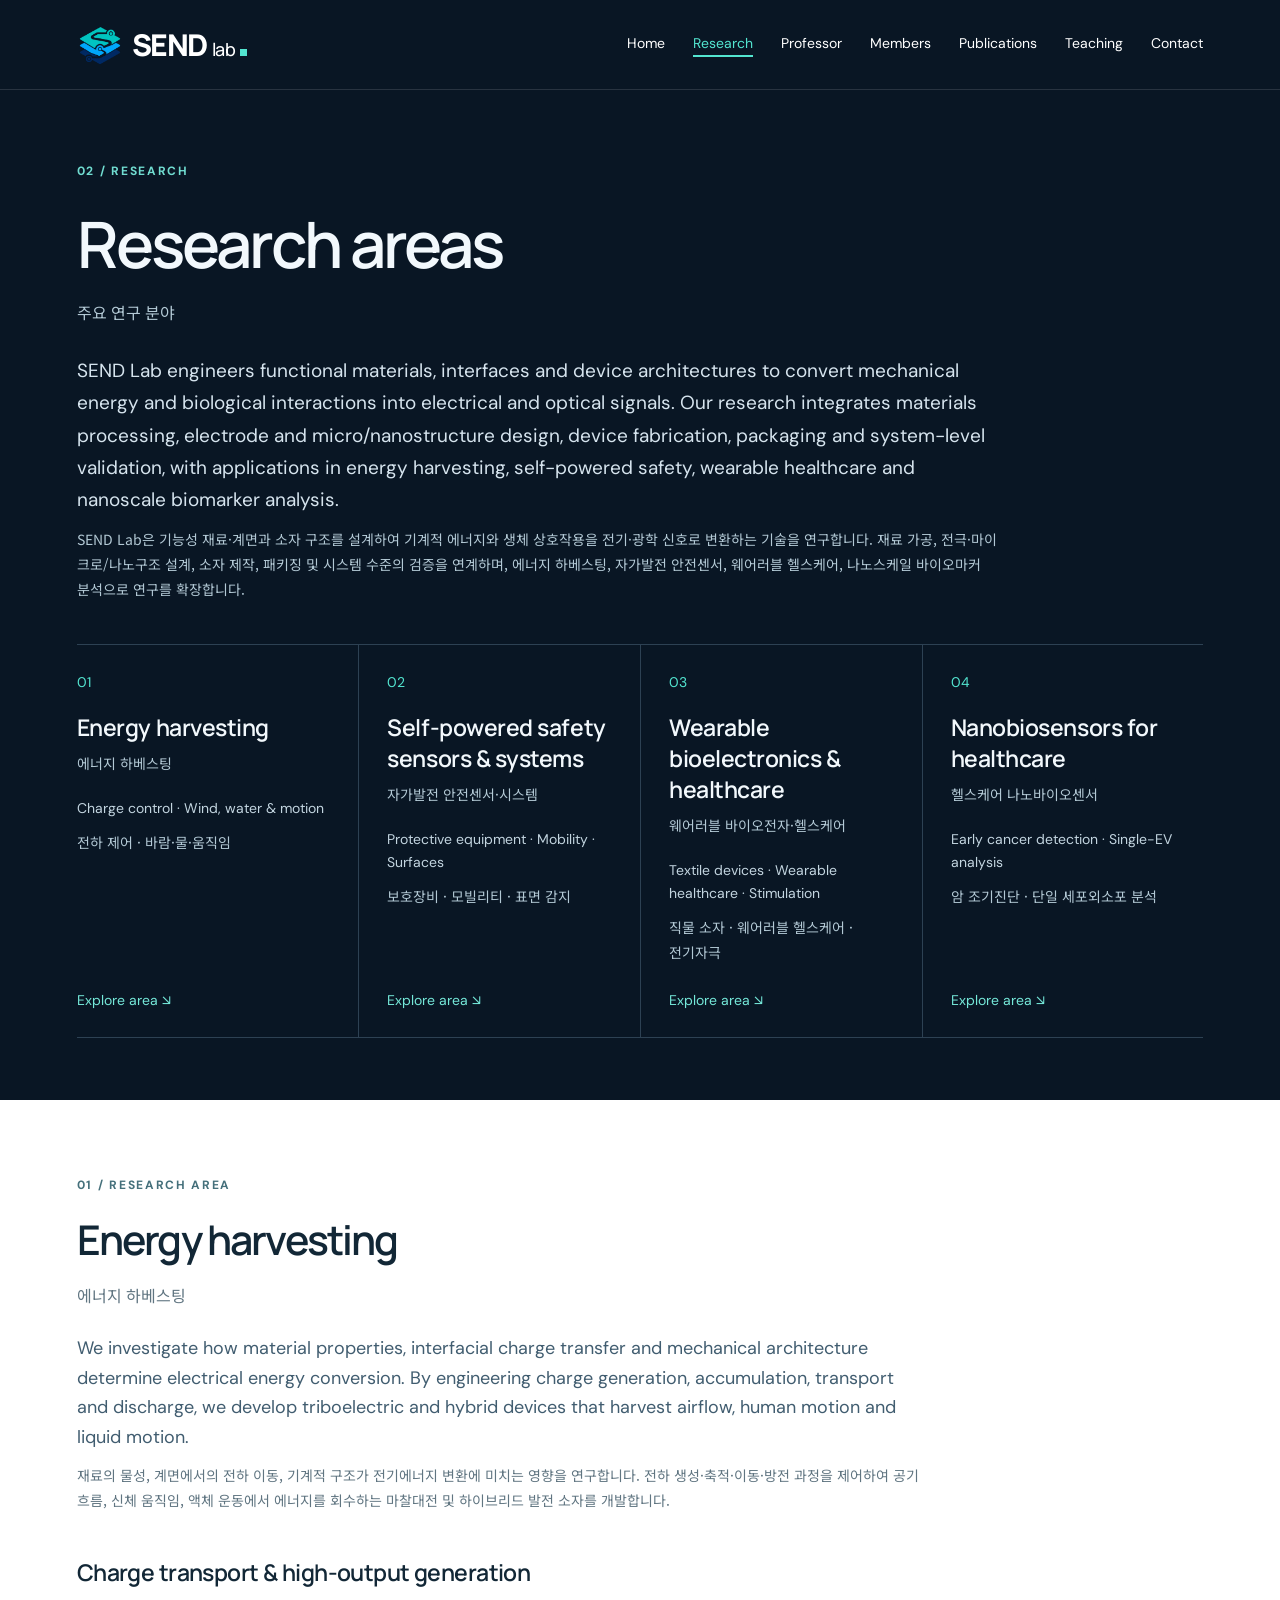
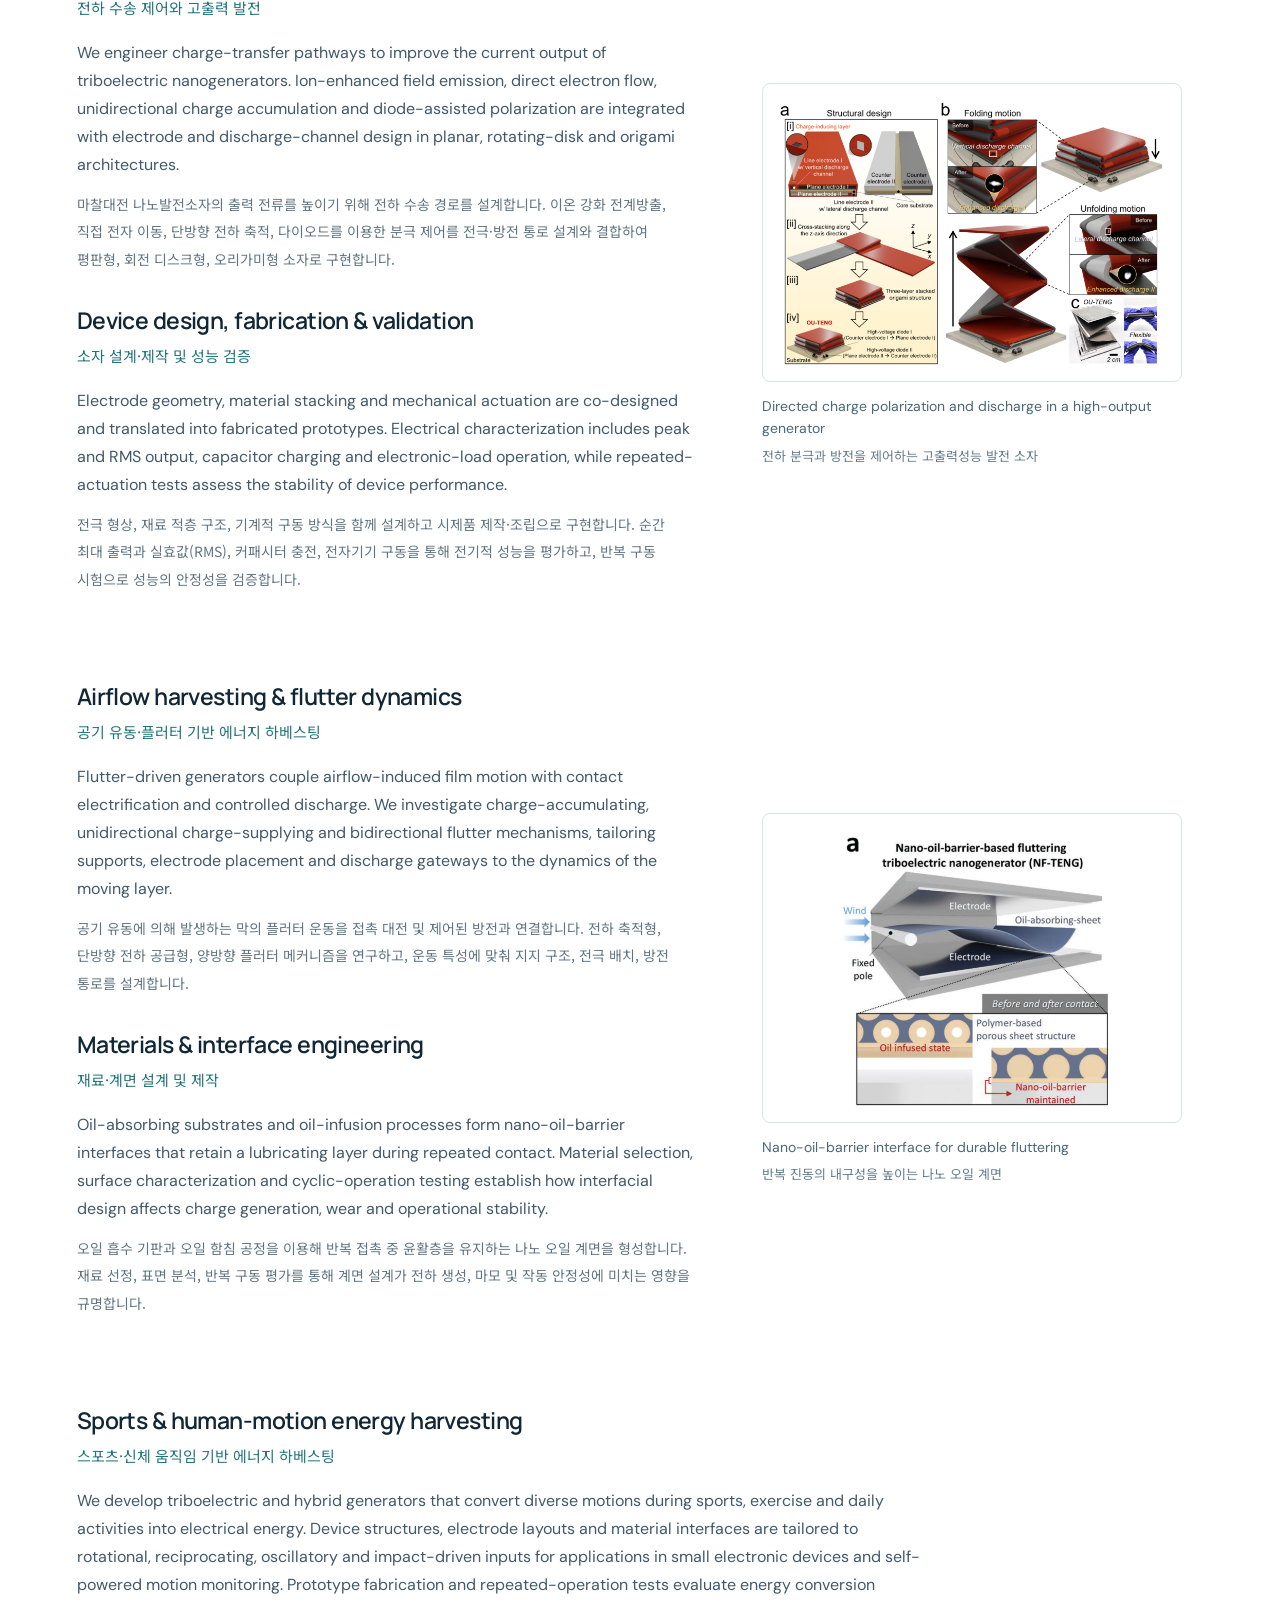
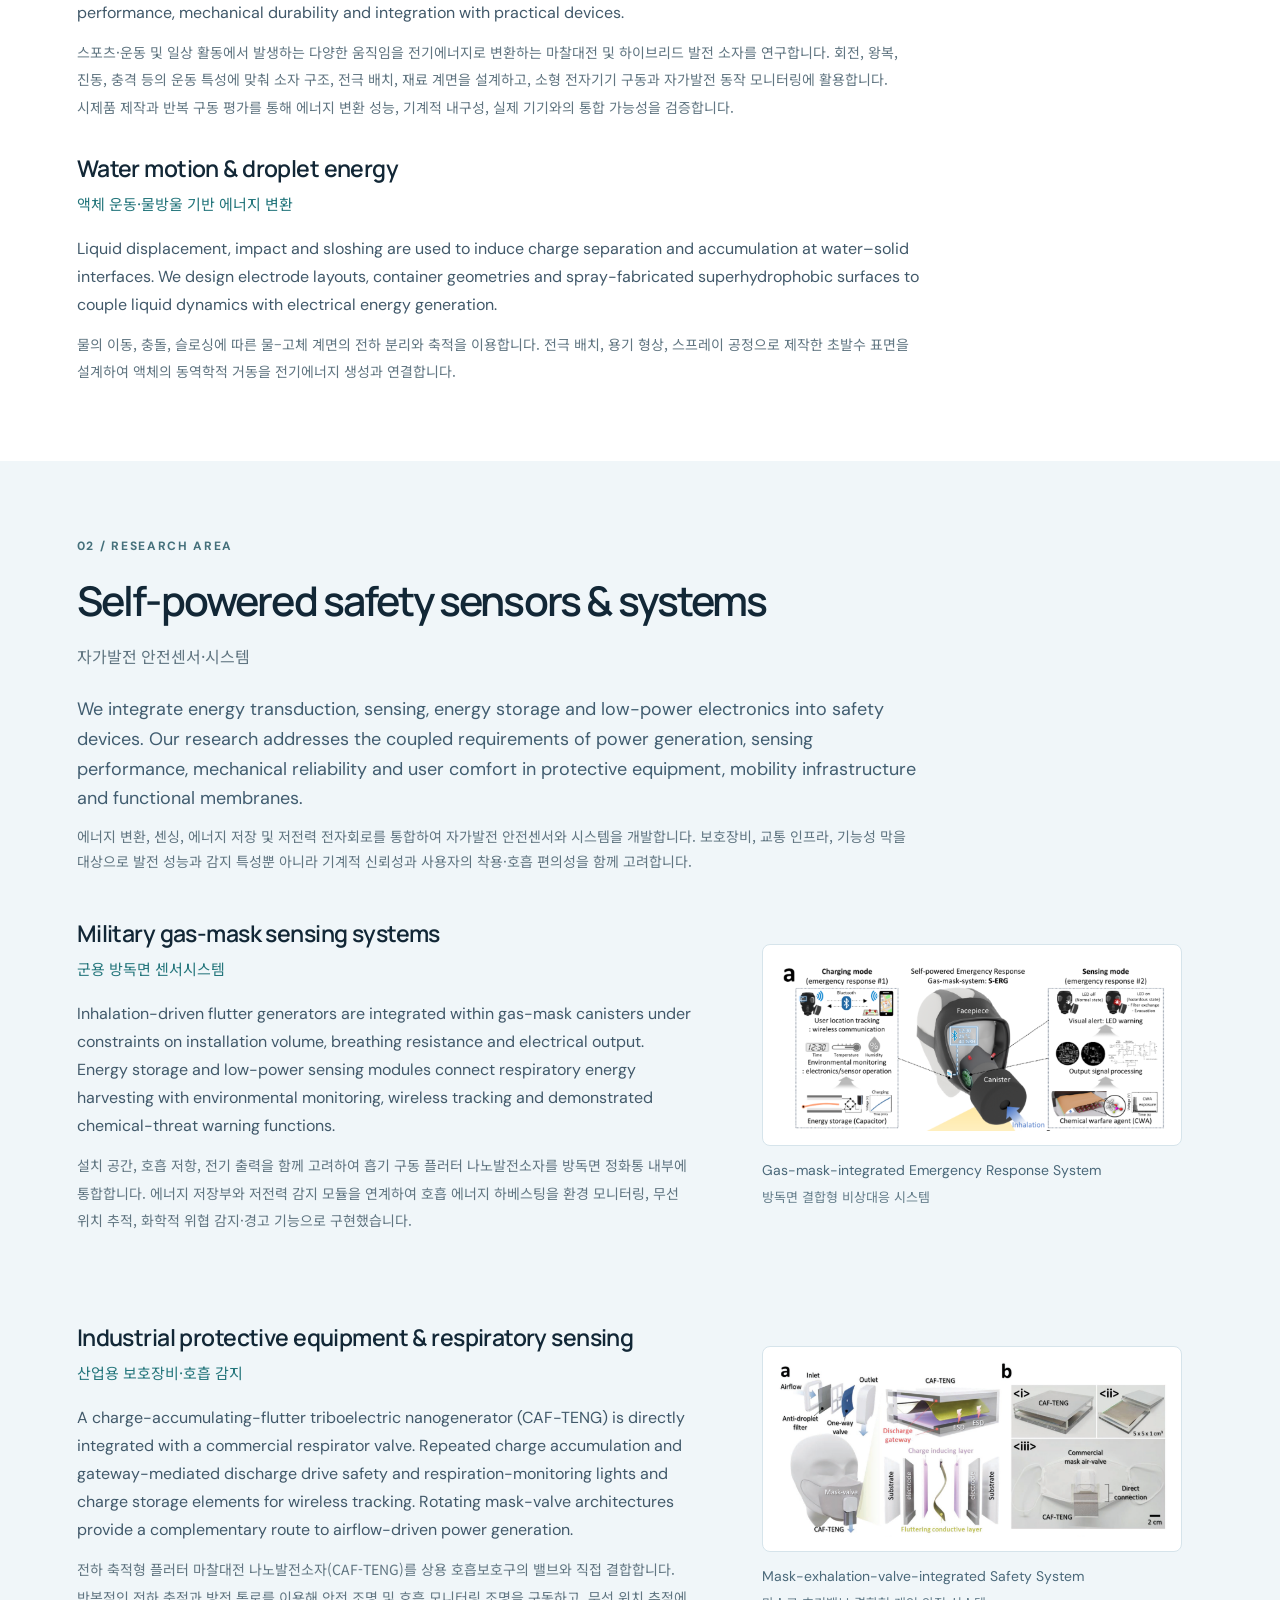
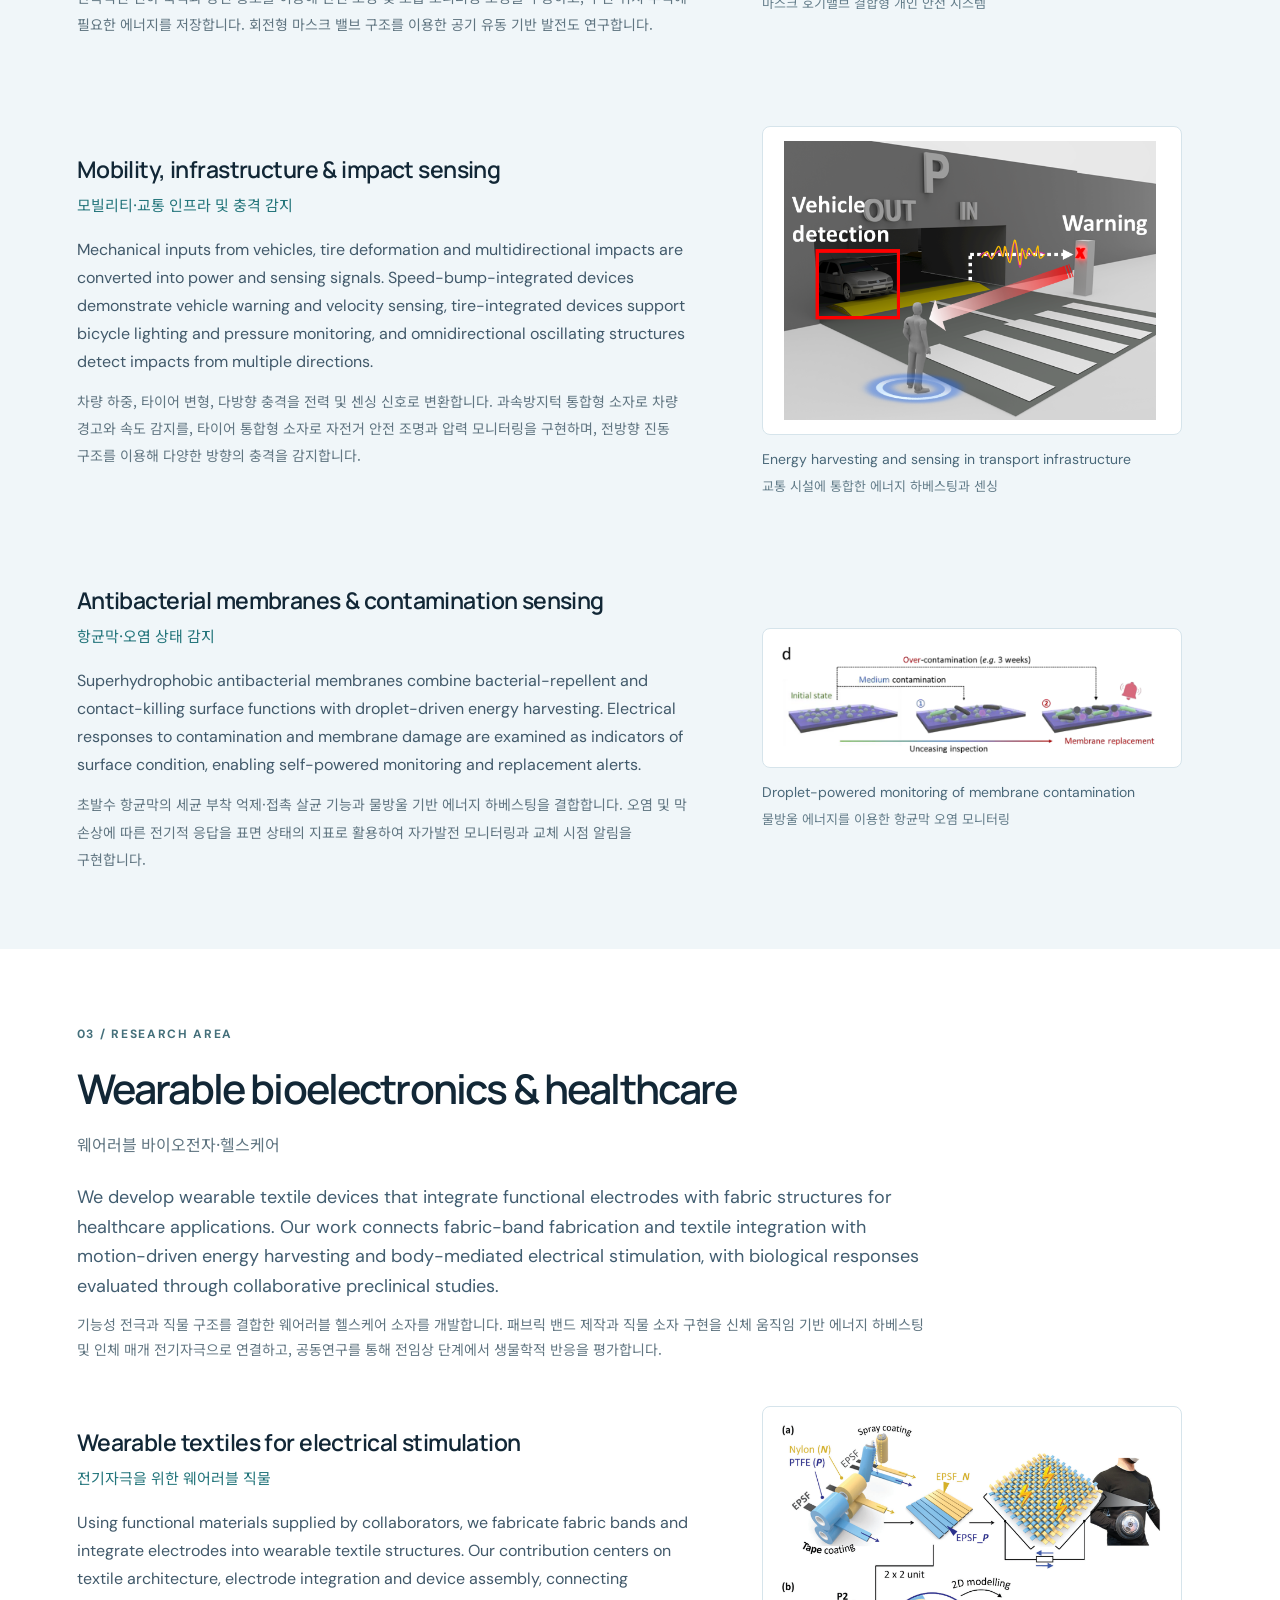
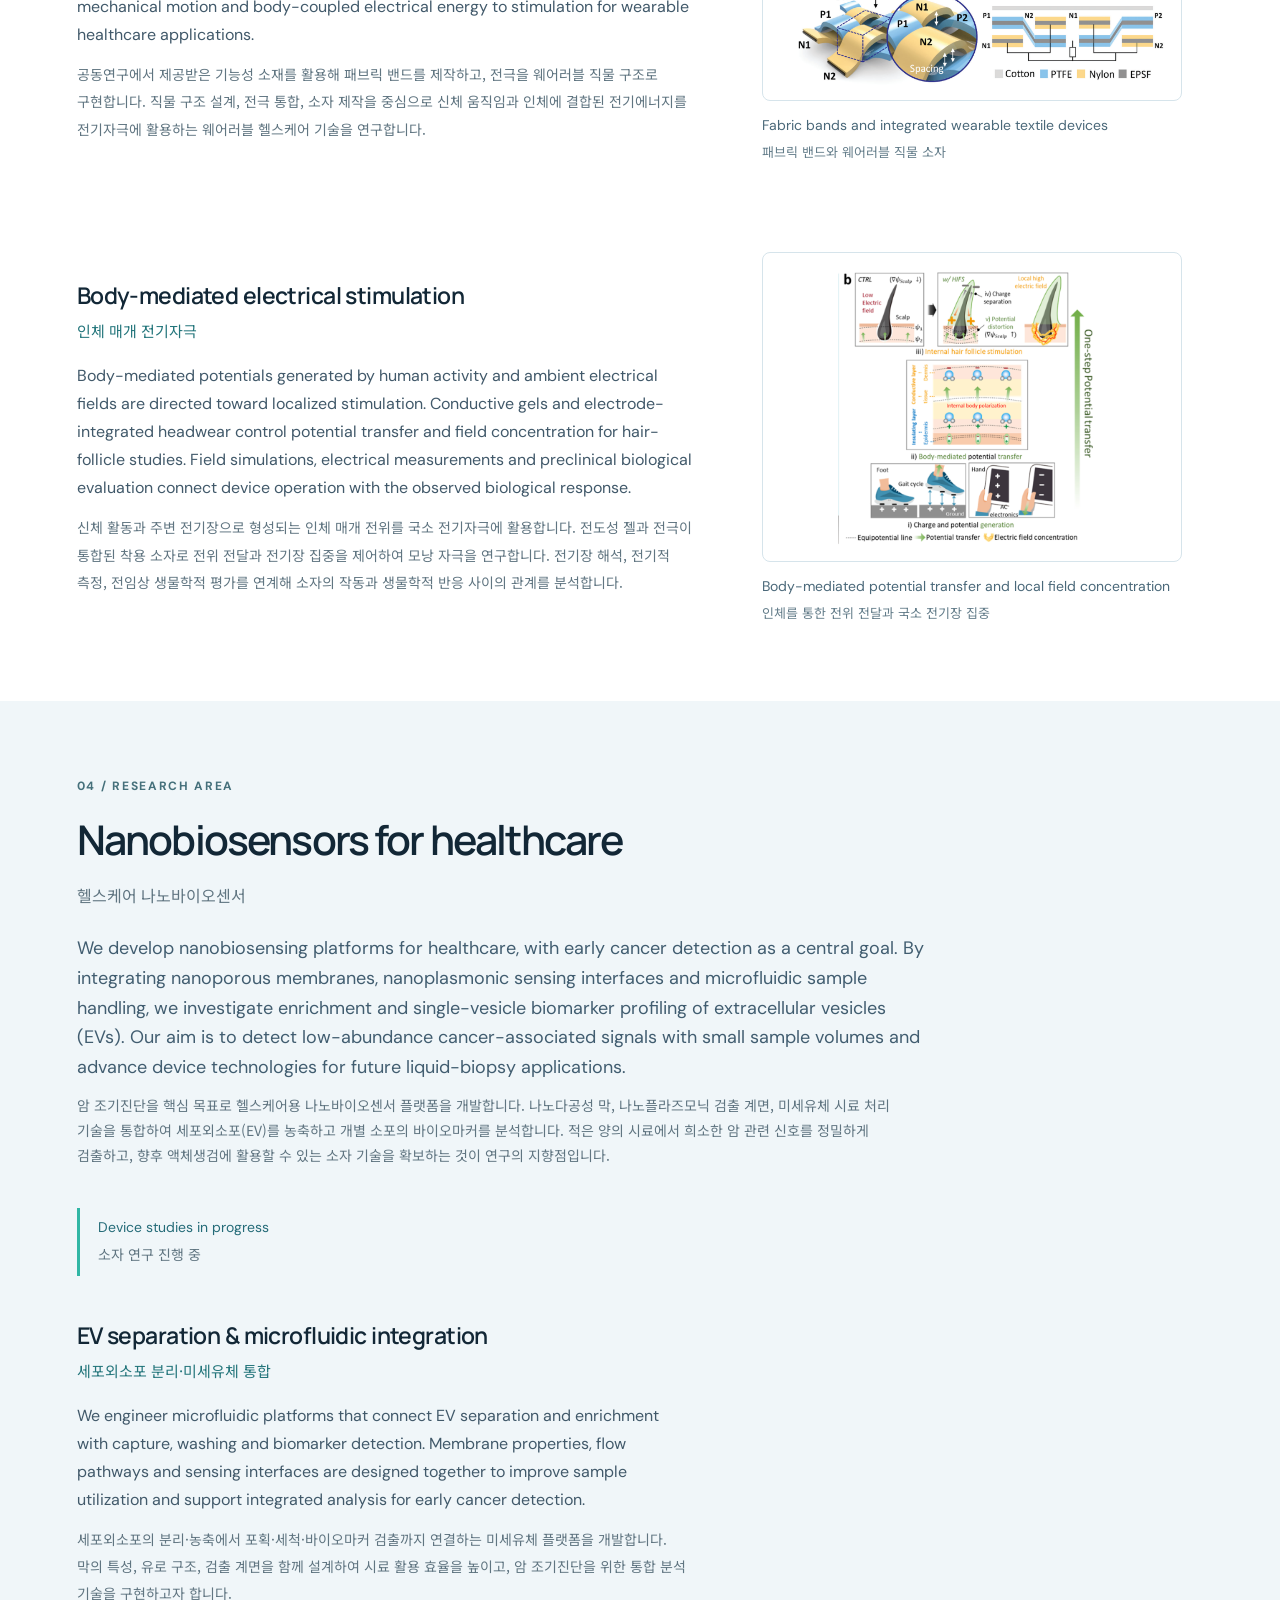
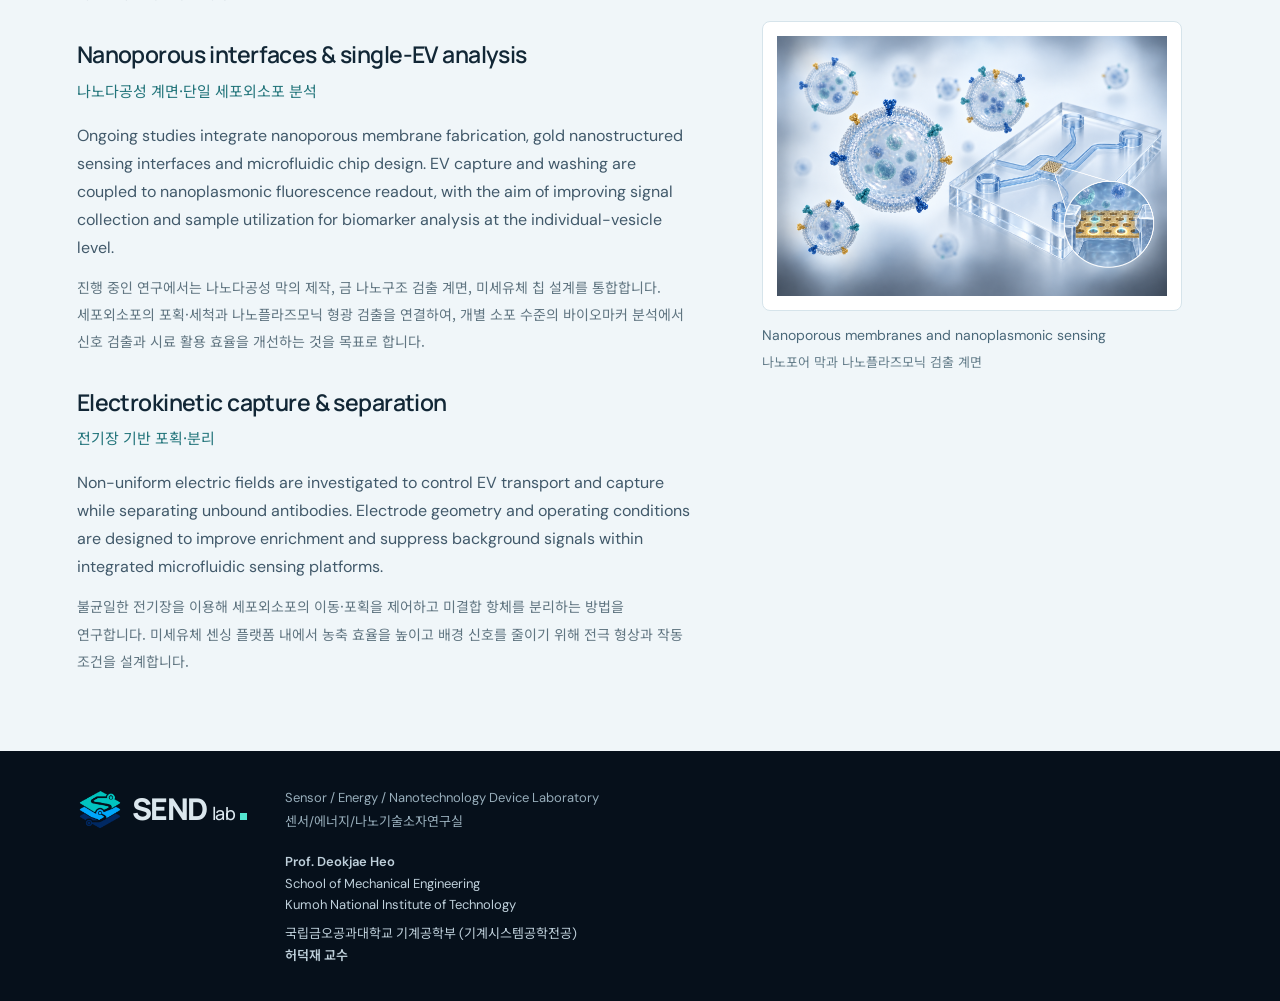
<file: research.html>
<!DOCTYPE html>

<html lang="en"><head><meta charset="utf-8"/><meta content="width=device-width, initial-scale=1" name="viewport"/>
<title>Research · 연구 분야 | SEND Lab · Deokjae Heo</title><meta content="Research at SEND Lab, led by Prof. Deokjae Heo: energy harvesting, self-powered safety sensors and systems, wearable healthcare and nanobiosensors. 허덕재 교수 연구실의 연구 분야." name="description"/>
<link href="send-lab-logo.png" rel="icon" type="image/png"/><link href="site.css" rel="stylesheet"/><link href="research.css?v=20261020" rel="stylesheet"/><link href="updates.css" rel="stylesheet"/>
<link href="https://deokjaeheo.github.io/research.html" rel="canonical"/><meta content="Research · 연구 분야 | SEND Lab · Deokjae Heo" property="og:title"/><meta content="Research at SEND Lab, led by Prof. Deokjae Heo: energy harvesting, self-powered safety sensors and systems, wearable healthcare and nanobiosensors. 허덕재 교수 연구실의 연구 분야." property="og:description"/><meta content="https://deokjaeheo.github.io/research.html" property="og:url"/><meta content="website" property="og:type"/><meta content="SEND Lab" property="og:site_name"/><meta content="https://deokjaeheo.github.io/send-lab-logo.png" property="og:image"/><meta content="SEND Lab logo" property="og:image:alt"/><script defer src="analytics.js"></script></head><body><div class="public-site page-research" id="top"><a class="skip" href="#main">Skip to content</a><header class="header"><a aria-label="SEND lab home" class="logo" href="index.html"><img alt="" height="46" src="send-lab-logo.png" width="46"/><span class="wordmark">SEND<span>lab</span><i aria-hidden="true"></i></span></a><nav aria-label="Main navigation"><a href="index.html">Home</a><a aria-current="page" href="research.html">Research</a><a href="professor.html">Professor</a><a href="members.html">Members</a><a href="publications.html">Publications</a><a href="teaching.html">Teaching</a><a href="contact.html">Contact</a></nav></header><main id="main"><div style='--hero-image:url("send-hero.png")'><section class="research-overview section"><p class="section-label">02 / RESEARCH</p><h1 class="page-heading">Research areas<span class="ko-translation" lang="ko">주요 연구 분야</span></h1><p class="research-intro">SEND Lab engineers functional materials, interfaces and device architectures to convert mechanical energy and biological interactions into electrical and optical signals. Our research integrates materials processing, electrode and micro/nanostructure design, device fabrication, packaging and system-level validation, with applications in energy harvesting, self-powered safety, wearable healthcare and nanoscale biomarker analysis.<span class="ko-translation" lang="ko">SEND Lab은 기능성 재료·계면과 소자 구조를 설계하여 기계적 에너지와 생체 상호작용을 전기·광학 신호로 변환하는 기술을 연구합니다. 재료 가공, 전극·마이크로/나노구조 설계, 소자 제작, 패키징 및 시스템 수준의 검증을 연계하며, 에너지 하베스팅, 자가발전 안전센서, 웨어러블 헬스케어, 나노스케일 바이오마커 분석으로 연구를 확장합니다.</span></p><nav aria-label="Research areas" class="research-area-nav"><a class="research-area-link" href="#energy"><span class="area-number">01</span><h2 class="">Energy harvesting<span class="ko-translation" lang="ko">에너지 하베스팅</span></h2><p class="">Charge control · Wind, water &amp; motion<span class="ko-translation" lang="ko">전하 제어 · 바람·물·움직임</span></p><span class="area-explore">Explore area ↘</span></a><a class="research-area-link" href="#systems"><span class="area-number">02</span><h2 class="">Self-powered safety sensors &amp; systems<span class="ko-translation" lang="ko">자가발전 안전센서·시스템</span></h2><p class="">Protective equipment · Mobility · Surfaces<span class="ko-translation" lang="ko">보호장비 · 모빌리티 · 표면 감지</span></p><span class="area-explore">Explore area ↘</span></a><a class="research-area-link" href="#wearable"><span class="area-number">03</span><h2 class="">Wearable bioelectronics &amp; healthcare<span class="ko-translation" lang="ko">웨어러블 바이오전자·헬스케어</span></h2><p class="">Textile devices · Wearable healthcare · Stimulation<span class="ko-translation" lang="ko">직물 소자 · 웨어러블 헬스케어 · 전기자극</span></p><span class="area-explore">Explore area ↘</span></a><a class="research-area-link" href="#bio"><span class="area-number">04</span><h2 class="">Nanobiosensors for healthcare<span class="ko-translation" lang="ko">헬스케어 나노바이오센서</span></h2><p class="">Early cancer detection · Single-EV analysis<span class="ko-translation" lang="ko">암 조기진단 · 단일 세포외소포 분석</span></p><span class="area-explore">Explore area ↘</span></a></nav></section><section class="research-area section" id="energy"><div class="area-heading"><p class="section-label">01 / RESEARCH AREA</p><h2 class="">Energy harvesting<span class="ko-translation" lang="ko">에너지 하베스팅</span></h2><p class="area-summary">We investigate how material properties, interfacial charge transfer and mechanical architecture determine electrical energy conversion. By engineering charge generation, accumulation, transport and discharge, we develop triboelectric and hybrid devices that harvest airflow, human motion and liquid motion.<span class="ko-translation" lang="ko">재료의 물성, 계면에서의 전하 이동, 기계적 구조가 전기에너지 변환에 미치는 영향을 연구합니다. 전하 생성·축적·이동·방전 과정을 제어하여 공기 흐름, 신체 움직임, 액체 운동에서 에너지를 회수하는 마찰대전 및 하이브리드 발전 소자를 개발합니다.</span></p></div><div class="research-feature-row"><div><div class="research-topic"><h3 class="">Charge transport &amp; high-output generation<span class="ko-translation" lang="ko">전하 수송 제어와 고출력 발전</span></h3><p class="">We engineer charge-transfer pathways to improve the current output of triboelectric nanogenerators. Ion-enhanced field emission, direct electron flow, unidirectional charge accumulation and diode-assisted polarization are integrated with electrode and discharge-channel design in planar, rotating-disk and origami architectures.<span class="ko-translation" lang="ko">마찰대전 나노발전소자의 출력 전류를 높이기 위해 전하 수송 경로를 설계합니다. 이온 강화 전계방출, 직접 전자 이동, 단방향 전하 축적, 다이오드를 이용한 분극 제어를 전극·방전 통로 설계와 결합하여 평판형, 회전 디스크형, 오리가미형 소자로 구현합니다.</span></p></div><div class="research-topic"><h3 class="">Device design, fabrication &amp; validation<span class="ko-translation" lang="ko">소자 설계·제작 및 성능 검증</span></h3><p class="">Electrode geometry, material stacking and mechanical actuation are co-designed and translated into fabricated prototypes. Electrical characterization includes peak and RMS output, capacitor charging and electronic-load operation, while repeated-actuation tests assess the stability of device performance.<span class="ko-translation" lang="ko">전극 형상, 재료 적층 구조, 기계적 구동 방식을 함께 설계하고 시제품 제작·조립으로 구현합니다. 순간 최대 출력과 실효값(RMS), 커패시터 충전, 전자기기 구동을 통해 전기적 성능을 평가하고, 반복 구동 시험으로 성능의 안정성을 검증합니다.</span></p></div></div><figure class="research-figure"><a aria-label="Origami generator structure and folding-dependent discharge — open full image" class="figure-image-link" href="research-origami-generator.png" rel="noopener noreferrer" target="_blank"><img alt="Origami generator structure and folding-dependent discharge" loading="lazy" src="research-origami-generator.png"/></a><figcaption><div class="">Directed charge polarization and discharge in a high-output generator<span class="ko-translation" lang="ko">전하 분극과 방전을 제어하는 고출력성능 발전 소자</span></div></figcaption></figure></div><div class="research-feature-row"><div><div class="research-topic"><h3 class="">Airflow harvesting &amp; flutter dynamics<span class="ko-translation" lang="ko">공기 유동·플러터 기반 에너지 하베스팅</span></h3><p class="">Flutter-driven generators couple airflow-induced film motion with contact electrification and controlled discharge. We investigate charge-accumulating, unidirectional charge-supplying and bidirectional flutter mechanisms, tailoring supports, electrode placement and discharge gateways to the dynamics of the moving layer.<span class="ko-translation" lang="ko">공기 유동에 의해 발생하는 막의 플러터 운동을 접촉 대전 및 제어된 방전과 연결합니다. 전하 축적형, 단방향 전하 공급형, 양방향 플러터 메커니즘을 연구하고, 운동 특성에 맞춰 지지 구조, 전극 배치, 방전 통로를 설계합니다.</span></p></div><div class="research-topic"><h3 class="">Materials &amp; interface engineering<span class="ko-translation" lang="ko">재료·계면 설계 및 제작</span></h3><p class="">Oil-absorbing substrates and oil-infusion processes form nano-oil-barrier interfaces that retain a lubricating layer during repeated contact. Material selection, surface characterization and cyclic-operation testing establish how interfacial design affects charge generation, wear and operational stability.<span class="ko-translation" lang="ko">오일 흡수 기판과 오일 함침 공정을 이용해 반복 접촉 중 윤활층을 유지하는 나노 오일 계면을 형성합니다. 재료 선정, 표면 분석, 반복 구동 평가를 통해 계면 설계가 전하 생성, 마모 및 작동 안정성에 미치는 영향을 규명합니다.</span></p></div></div><figure class="research-figure"><a aria-label="Nano-oil-barrier contact interface in a fluttering generator — open full image" class="figure-image-link" href="research-nano-oil-interface.png" rel="noopener noreferrer" target="_blank"><img alt="Nano-oil-barrier contact interface in a fluttering generator" loading="lazy" src="research-nano-oil-interface.png"/></a><figcaption><div class="">Nano-oil-barrier interface for durable fluttering<span class="ko-translation" lang="ko">반복 진동의 내구성을 높이는 나노 오일 계면</span></div></figcaption></figure></div><div class="research-feature-row research-feature-row--text-only"><div><div class="research-topic"><h3 class="">Sports &amp; human-motion energy harvesting<span class="ko-translation" lang="ko">스포츠·신체 움직임 기반 에너지 하베스팅</span></h3><p class="">We develop triboelectric and hybrid generators that convert diverse motions during sports, exercise and daily activities into electrical energy. Device structures, electrode layouts and material interfaces are tailored to rotational, reciprocating, oscillatory and impact-driven inputs for applications in small electronic devices and self-powered motion monitoring. Prototype fabrication and repeated-operation tests evaluate energy conversion performance, mechanical durability and integration with practical devices.<span class="ko-translation" lang="ko">스포츠·운동 및 일상 활동에서 발생하는 다양한 움직임을 전기에너지로 변환하는 마찰대전 및 하이브리드 발전 소자를 연구합니다. 회전, 왕복, 진동, 충격 등의 운동 특성에 맞춰 소자 구조, 전극 배치, 재료 계면을 설계하고, 소형 전자기기 구동과 자가발전 동작 모니터링에 활용합니다. 시제품 제작과 반복 구동 평가를 통해 에너지 변환 성능, 기계적 내구성, 실제 기기와의 통합 가능성을 검증합니다.</span></p></div><div class="research-topic"><h3 class="">Water motion &amp; droplet energy<span class="ko-translation" lang="ko">액체 운동·물방울 기반 에너지 변환</span></h3><p class="">Liquid displacement, impact and sloshing are used to induce charge separation and accumulation at water–solid interfaces. We design electrode layouts, container geometries and spray-fabricated superhydrophobic surfaces to couple liquid dynamics with electrical energy generation.<span class="ko-translation" lang="ko">물의 이동, 충돌, 슬로싱에 따른 물–고체 계면의 전하 분리와 축적을 이용합니다. 전극 배치, 용기 형상, 스프레이 공정으로 제작한 초발수 표면을 설계하여 액체의 동역학적 거동을 전기에너지 생성과 연결합니다.</span></p></div></div></div></section><section class="research-area section" id="systems"><div class="area-heading"><p class="section-label">02 / RESEARCH AREA</p><h2 class="">Self-powered safety sensors &amp; systems<span class="ko-translation" lang="ko">자가발전 안전센서·시스템</span></h2><p class="area-summary">We integrate energy transduction, sensing, energy storage and low-power electronics into safety devices. Our research addresses the coupled requirements of power generation, sensing performance, mechanical reliability and user comfort in protective equipment, mobility infrastructure and functional membranes.<span class="ko-translation" lang="ko">에너지 변환, 센싱, 에너지 저장 및 저전력 전자회로를 통합하여 자가발전 안전센서와 시스템을 개발합니다. 보호장비, 교통 인프라, 기능성 막을 대상으로 발전 성능과 감지 특성뿐 아니라 기계적 신뢰성과 사용자의 착용·호흡 편의성을 함께 고려합니다.</span></p></div><div class="research-feature-row"><div><div class="research-topic"><h3 class="">Military gas-mask sensing systems<span class="ko-translation" lang="ko">군용 방독면 센서시스템</span></h3><p class="">Inhalation-driven flutter generators are integrated within gas-mask canisters under constraints on installation volume, breathing resistance and electrical output. Energy storage and low-power sensing modules connect respiratory energy harvesting with environmental monitoring, wireless tracking and demonstrated chemical-threat warning functions.<span class="ko-translation" lang="ko">설치 공간, 호흡 저항, 전기 출력을 함께 고려하여 흡기 구동 플러터 나노발전소자를 방독면 정화통 내부에 통합합니다. 에너지 저장부와 저전력 감지 모듈을 연계하여 호흡 에너지 하베스팅을 환경 모니터링, 무선 위치 추적, 화학적 위협 감지·경고 기능으로 구현했습니다.</span></p></div></div><figure class="research-figure"><a aria-label="Gas-mask-integrated energy harvesting and emergency response system — open full image" class="figure-image-link" href="research-gas-mask-system.png" rel="noopener noreferrer" target="_blank"><img alt="Gas-mask-integrated energy harvesting and emergency response system" loading="lazy" src="research-gas-mask-system.png"/></a><figcaption><div class="">Gas-mask-integrated Emergency Response System<span class="ko-translation" lang="ko">방독면 결합형 비상대응 시스템</span></div></figcaption></figure></div><div class="research-feature-row"><div><div class="research-topic"><h3 class="">Industrial protective equipment &amp; respiratory sensing<span class="ko-translation" lang="ko">산업용 보호장비·호흡 감지</span></h3><p class="">A charge-accumulating-flutter triboelectric nanogenerator (CAF-TENG) is directly integrated with a commercial respirator valve. Repeated charge accumulation and gateway-mediated discharge drive safety and respiration-monitoring lights and charge storage elements for wireless tracking. Rotating mask-valve architectures provide a complementary route to airflow-driven power generation.<span class="ko-translation" lang="ko">전하 축적형 플러터 마찰대전 나노발전소자(CAF-TENG)를 상용 호흡보호구의 밸브와 직접 결합합니다. 반복적인 전하 축적과 방전 통로를 이용해 안전 조명 및 호흡 모니터링 조명을 구동하고, 무선 위치 추적에 필요한 에너지를 저장합니다. 회전형 마스크 밸브 구조를 이용한 공기 유동 기반 발전도 연구합니다.</span></p></div></div><figure class="research-figure"><a aria-label="CAF-TENG mask valve integration, discharge gateways, fluttering layer and prototype — open full image" class="figure-image-link" href="research-caf-mask-system.png" rel="noopener noreferrer" target="_blank"><img alt="CAF-TENG mask valve integration, discharge gateways, fluttering layer and prototype" loading="lazy" src="research-caf-mask-system.png"/></a><figcaption><div class="">Mask-exhalation-valve-integrated Safety System<span class="ko-translation" lang="ko">마스크 호기밸브 결합형 개인 안전 시스템</span></div></figcaption></figure></div><div class="research-feature-row"><div><div class="research-topic"><h3 class="">Mobility, infrastructure &amp; impact sensing<span class="ko-translation" lang="ko">모빌리티·교통 인프라 및 충격 감지</span></h3><p class="">Mechanical inputs from vehicles, tire deformation and multidirectional impacts are converted into power and sensing signals. Speed-bump-integrated devices demonstrate vehicle warning and velocity sensing, tire-integrated devices support bicycle lighting and pressure monitoring, and omnidirectional oscillating structures detect impacts from multiple directions.<span class="ko-translation" lang="ko">차량 하중, 타이어 변형, 다방향 충격을 전력 및 센싱 신호로 변환합니다. 과속방지턱 통합형 소자로 차량 경고와 속도 감지를, 타이어 통합형 소자로 자전거 안전 조명과 압력 모니터링을 구현하며, 전방향 진동 구조를 이용해 다양한 방향의 충격을 감지합니다.</span></p></div></div><figure class="research-figure"><a aria-label="Self-powered speed-bump vehicle warning system — open full image" class="figure-image-link" href="research-speed-bump.png" rel="noopener noreferrer" target="_blank"><img alt="Self-powered speed-bump vehicle warning system" loading="lazy" src="research-speed-bump.png"/></a><figcaption><div class="">Energy harvesting and sensing in transport infrastructure<span class="ko-translation" lang="ko">교통 시설에 통합한 에너지 하베스팅과 센싱</span></div></figcaption></figure></div><div class="research-feature-row"><div><div class="research-topic"><h3 class="">Antibacterial membranes &amp; contamination sensing<span class="ko-translation" lang="ko">항균막·오염 상태 감지</span></h3><p class="">Superhydrophobic antibacterial membranes combine bacterial-repellent and contact-killing surface functions with droplet-driven energy harvesting. Electrical responses to contamination and membrane damage are examined as indicators of surface condition, enabling self-powered monitoring and replacement alerts.<span class="ko-translation" lang="ko">초발수 항균막의 세균 부착 억제·접촉 살균 기능과 물방울 기반 에너지 하베스팅을 결합합니다. 오염 및 막 손상에 따른 전기적 응답을 표면 상태의 지표로 활용하여 자가발전 모니터링과 교체 시점 알림을 구현합니다.</span></p></div></div><figure class="research-figure"><a aria-label="Antibacterial membrane schematic showing contamination monitoring and replacement indication — open full image" class="figure-image-link" href="research-bacterial-membrane.png" rel="noopener noreferrer" target="_blank"><img alt="Antibacterial membrane schematic showing contamination monitoring and replacement indication" loading="lazy" src="research-bacterial-membrane.png"/></a><figcaption><div class="">Droplet-powered monitoring of membrane contamination<span class="ko-translation" lang="ko">물방울 에너지를 이용한 항균막 오염 모니터링</span></div></figcaption></figure></div></section><section class="research-area section" id="wearable"><div class="area-heading"><p class="section-label">03 / RESEARCH AREA</p><h2 class="">Wearable bioelectronics &amp; healthcare<span class="ko-translation" lang="ko">웨어러블 바이오전자·헬스케어</span></h2><p class="area-summary">We develop wearable textile devices that integrate functional electrodes with fabric structures for healthcare applications. Our work connects fabric-band fabrication and textile integration with motion-driven energy harvesting and body-mediated electrical stimulation, with biological responses evaluated through collaborative preclinical studies.<span class="ko-translation" lang="ko">기능성 전극과 직물 구조를 결합한 웨어러블 헬스케어 소자를 개발합니다. 패브릭 밴드 제작과 직물 소자 구현을 신체 움직임 기반 에너지 하베스팅 및 인체 매개 전기자극으로 연결하고, 공동연구를 통해 전임상 단계에서 생물학적 반응을 평가합니다.</span></p></div><div class="research-feature-row"><div><div class="research-topic"><h3 class="">Wearable textiles for electrical stimulation<span class="ko-translation" lang="ko">전기자극을 위한 웨어러블 직물</span></h3><p class="">Using functional materials supplied by collaborators, we fabricate fabric bands and integrate electrodes into wearable textile structures. Our contribution centers on textile architecture, electrode integration and device assembly, connecting mechanical motion and body-coupled electrical energy to stimulation for wearable healthcare applications.<span class="ko-translation" lang="ko">공동연구에서 제공받은 기능성 소재를 활용해 패브릭 밴드를 제작하고, 전극을 웨어러블 직물 구조로 구현합니다. 직물 구조 설계, 전극 통합, 소자 제작을 중심으로 신체 움직임과 인체에 결합된 전기에너지를 전기자극에 활용하는 웨어러블 헬스케어 기술을 연구합니다.</span></p></div></div><figure class="research-figure"><a aria-label="Silk-fibroin electrode coating, woven fabric and wearable device — open full image" class="figure-image-link" href="research-silk-wearable.png" rel="noopener noreferrer" target="_blank"><img alt="Silk-fibroin electrode coating, woven fabric and wearable device" loading="lazy" src="research-silk-wearable.png"/></a><figcaption><div class="">Fabric bands and integrated wearable textile devices<span class="ko-translation" lang="ko">패브릭 밴드와 웨어러블 직물 소자</span></div></figcaption></figure></div><div class="research-feature-row"><div><div class="research-topic"><h3 class="">Body-mediated electrical stimulation<span class="ko-translation" lang="ko">인체 매개 전기자극</span></h3><p class="">Body-mediated potentials generated by human activity and ambient electrical fields are directed toward localized stimulation. Conductive gels and electrode-integrated headwear control potential transfer and field concentration for hair-follicle studies. Field simulations, electrical measurements and preclinical biological evaluation connect device operation with the observed biological response.<span class="ko-translation" lang="ko">신체 활동과 주변 전기장으로 형성되는 인체 매개 전위를 국소 전기자극에 활용합니다. 전도성 젤과 전극이 통합된 착용 소자로 전위 전달과 전기장 집중을 제어하여 모낭 자극을 연구합니다. 전기장 해석, 전기적 측정, 전임상 생물학적 평가를 연계해 소자의 작동과 생물학적 반응 사이의 관계를 분석합니다.</span></p></div></div><figure class="research-figure"><a aria-label="Body-mediated potential transfer and local electric-field concentration for hair-follicle stimulation — open full image" class="figure-image-link" href="research-hair-stimulation.png" rel="noopener noreferrer" target="_blank"><img alt="Body-mediated potential transfer and local electric-field concentration for hair-follicle stimulation" loading="lazy" src="research-hair-stimulation.png"/></a><figcaption><div class="">Body-mediated potential transfer and local field concentration<span class="ko-translation" lang="ko">인체를 통한 전위 전달과 국소 전기장 집중</span></div></figcaption></figure></div></section><section class="research-area section" id="bio"><div class="area-heading"><p class="section-label">04 / RESEARCH AREA</p><h2 class="">Nanobiosensors for healthcare<span class="ko-translation" lang="ko">헬스케어 나노바이오센서</span></h2><p class="area-summary">We develop nanobiosensing platforms for healthcare, with early cancer detection as a central goal. By integrating nanoporous membranes, nanoplasmonic sensing interfaces and microfluidic sample handling, we investigate enrichment and single-vesicle biomarker profiling of extracellular vesicles (EVs). Our aim is to detect low-abundance cancer-associated signals with small sample volumes and advance device technologies for future liquid-biopsy applications.<span class="ko-translation" lang="ko">암 조기진단을 핵심 목표로 헬스케어용 나노바이오센서 플랫폼을 개발합니다. 나노다공성 막, 나노플라즈모닉 검출 계면, 미세유체 시료 처리 기술을 통합하여 세포외소포(EV)를 농축하고 개별 소포의 바이오마커를 분석합니다. 적은 양의 시료에서 희소한 암 관련 신호를 정밀하게 검출하고, 향후 액체생검에 활용할 수 있는 소자 기술을 확보하는 것이 연구의 지향점입니다.</span></p></div><p class="research-status">Device studies in progress<span class="ko-translation" lang="ko">소자 연구 진행 중</span></p><div class="research-feature-row"><div><div class="research-topic"><h3 class="">EV separation &amp; microfluidic integration<span class="ko-translation" lang="ko">세포외소포 분리·미세유체 통합</span></h3><p class="">We engineer microfluidic platforms that connect EV separation and enrichment with capture, washing and biomarker detection. Membrane properties, flow pathways and sensing interfaces are designed together to improve sample utilization and support integrated analysis for early cancer detection.<span class="ko-translation" lang="ko">세포외소포의 분리·농축에서 포획·세척·바이오마커 검출까지 연결하는 미세유체 플랫폼을 개발합니다. 막의 특성, 유로 구조, 검출 계면을 함께 설계하여 시료 활용 효율을 높이고, 암 조기진단을 위한 통합 분석 기술을 구현하고자 합니다.</span></p></div><div class="research-topic"><h3 class="">Nanoporous interfaces &amp; single-EV analysis<span class="ko-translation" lang="ko">나노다공성 계면·단일 세포외소포 분석</span></h3><p class="">Ongoing studies integrate nanoporous membrane fabrication, gold nanostructured sensing interfaces and microfluidic chip design. EV capture and washing are coupled to nanoplasmonic fluorescence readout, with the aim of improving signal collection and sample utilization for biomarker analysis at the individual-vesicle level.<span class="ko-translation" lang="ko">진행 중인 연구에서는 나노다공성 막의 제작, 금 나노구조 검출 계면, 미세유체 칩 설계를 통합합니다. 세포외소포의 포획·세척과 나노플라즈모닉 형광 검출을 연결하여, 개별 소포 수준의 바이오마커 분석에서 신호 검출과 시료 활용 효율을 개선하는 것을 목표로 합니다.</span></p></div><div class="research-topic"><h3 class="">Electrokinetic capture &amp; separation<span class="ko-translation" lang="ko">전기장 기반 포획·분리</span></h3><p class="">Non-uniform electric fields are investigated to control EV transport and capture while separating unbound antibodies. Electrode geometry and operating conditions are designed to improve enrichment and suppress background signals within integrated microfluidic sensing platforms.<span class="ko-translation" lang="ko">불균일한 전기장을 이용해 세포외소포의 이동·포획을 제어하고 미결합 항체를 분리하는 방법을 연구합니다. 미세유체 센싱 플랫폼 내에서 농축 효율을 높이고 배경 신호를 줄이기 위해 전극 형상과 작동 조건을 설계합니다.</span></p></div></div><figure class="research-figure"><a aria-label="Temporary concept illustration of vesicles, a nanoporous membrane and plasmonic sensing interfaces in a microfluidic chip, not an experimental image — open full image" class="figure-image-link" href="research-nano-concept-nanopore-v2.png" rel="noopener noreferrer" target="_blank"><img alt="Temporary concept illustration of vesicles, a nanoporous membrane and plasmonic sensing interfaces in a microfluidic chip, not an experimental image" loading="lazy" src="research-nano-concept-nanopore-v2.png"/></a><figcaption><div class="">Nanoporous membranes and nanoplasmonic sensing<span class="ko-translation" lang="ko">나노포어 막과 나노플라즈모닉 검출 계면</span></div></figcaption></figure></div></section></div></main><footer><a aria-label="SEND lab home" class="logo" href="index.html"><img alt="" height="46" src="send-lab-logo.png" width="46"/><span class="wordmark">SEND<span>lab</span><i aria-hidden="true"></i></span></a><div class="footer-details"><p>Sensor / Energy / Nanotechnology Device Laboratory<br/>센서/에너지/나노기술소자연구실</p><div class="footer-affiliation"><p><strong>Prof. Deokjae Heo</strong><br/>School of Mechanical Engineering<br/>Kumoh National Institute of Technology</p><p lang="ko">국립금오공과대학교 기계공학부 (기계시스템공학전공)<br/><strong>허덕재 교수</strong></p></div></div></footer></div></body></html>
</file>
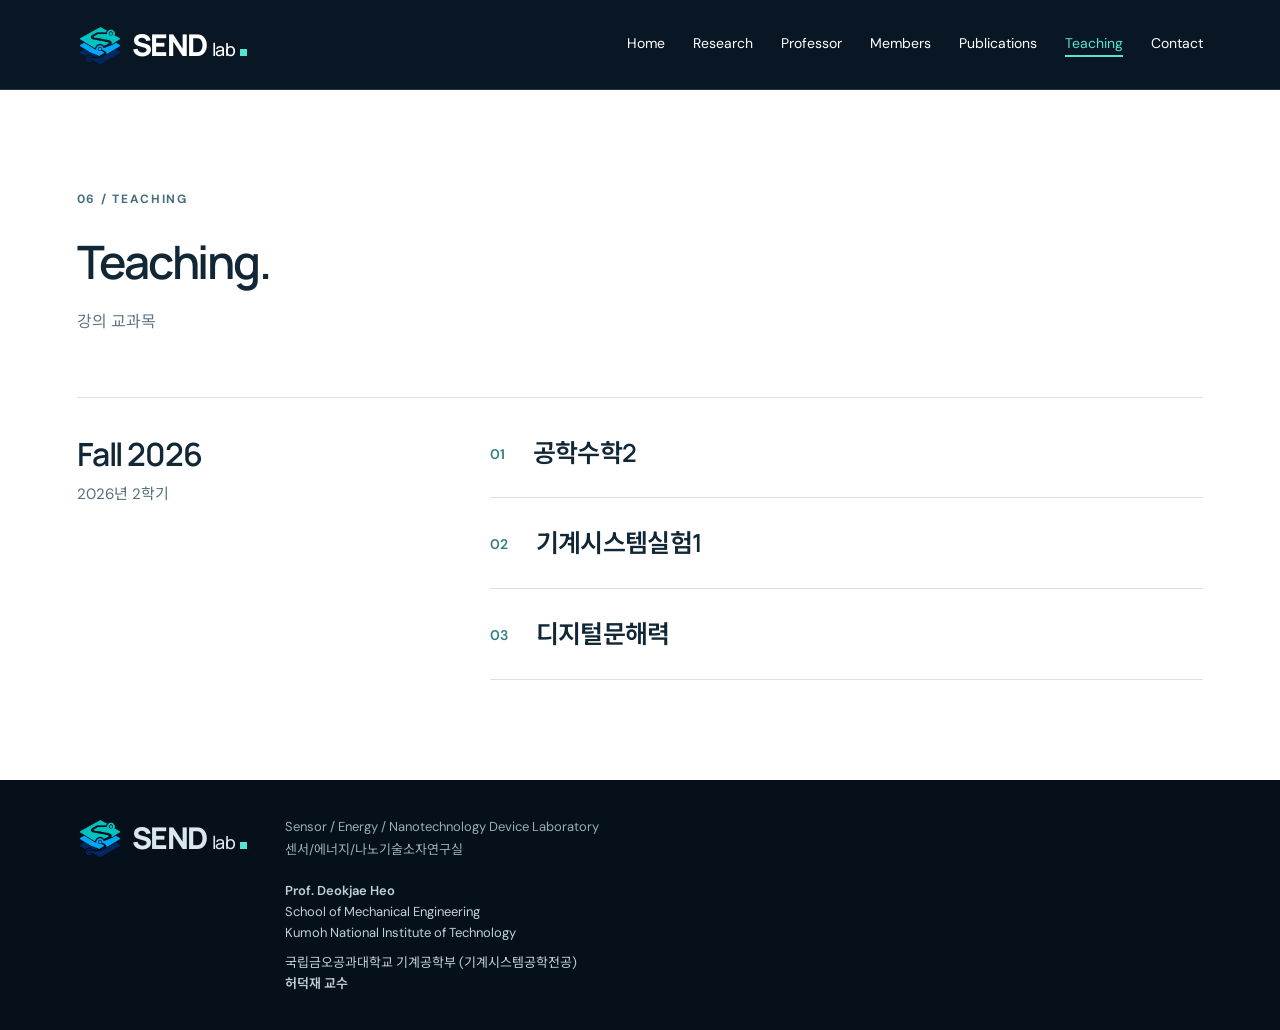
<file: teaching.html>
<!DOCTYPE html>

<html lang="en"><head><meta charset="utf-8"/><meta content="width=device-width, initial-scale=1" name="viewport"/>
<title>Teaching · 강의 | Deokjae Heo · 허덕재 교수 | SEND Lab</title><meta content="Courses taught by Prof. Deokjae Heo at Kumoh National Institute of Technology. 허덕재 교수의 2026년 2학기 강의: 공학수학2, 기계시스템실험1, 디지털문해력." name="description"/>
<link href="send-lab-logo.png" rel="icon" type="image/png"/><link href="site.css" rel="stylesheet"/><link href="updates.css" rel="stylesheet"/>
<link href="https://deokjaeheo.github.io/teaching.html" rel="canonical"/><meta content="Teaching · 강의 | Deokjae Heo · 허덕재 교수 | SEND Lab" property="og:title"/><meta content="Courses taught by Prof. Deokjae Heo at Kumoh National Institute of Technology. 허덕재 교수의 2026년 2학기 강의: 공학수학2, 기계시스템실험1, 디지털문해력." property="og:description"/><meta content="https://deokjaeheo.github.io/teaching.html" property="og:url"/><meta content="website" property="og:type"/><meta content="SEND Lab" property="og:site_name"/><meta content="https://deokjaeheo.github.io/send-lab-logo.png" property="og:image"/><meta content="SEND Lab logo" property="og:image:alt"/><script defer src="analytics.js"></script></head><body><div class="public-site page-teaching" id="top"><a class="skip" href="#main">Skip to content</a><header class="header"><a aria-label="SEND lab home" class="logo" href="index.html"><img alt="" height="46" src="send-lab-logo.png" width="46"/><span class="wordmark">SEND<span>lab</span><i aria-hidden="true"></i></span></a><nav aria-label="Main navigation"><a href="index.html">Home</a><a href="research.html">Research</a><a href="professor.html">Professor</a><a href="members.html">Members</a><a href="publications.html">Publications</a><a aria-current="page" href="teaching.html">Teaching</a><a href="contact.html">Contact</a></nav></header><main id="main"><section class="section teaching"><p class="section-label">06 / TEACHING</p>
<h1 class="page-heading">Teaching.<span class="ko-translation" lang="ko">강의 교과목</span></h1>
<div class="semester"><div class="semester-heading"><h2>Fall 2026</h2><p lang="ko">2026년 2학기</p></div>
<div class="course-list">
<article class="course"><span aria-hidden="true" class="course-index">01</span><div><h3 lang="ko">공학수학2</h3></div></article>
<article class="course"><span aria-hidden="true" class="course-index">02</span><div><h3 lang="ko">기계시스템실험1</h3></div></article>
<article class="course"><span aria-hidden="true" class="course-index">03</span><div><h3 lang="ko">디지털문해력</h3></div></article>
</div></div></section></main><footer><a aria-label="SEND lab home" class="logo" href="index.html"><img alt="" height="46" src="send-lab-logo.png" width="46"/><span class="wordmark">SEND<span>lab</span><i aria-hidden="true"></i></span></a><div class="footer-details"><p>Sensor / Energy / Nanotechnology Device Laboratory<br/>센서/에너지/나노기술소자연구실</p><div class="footer-affiliation"><p><strong>Prof. Deokjae Heo</strong><br/>School of Mechanical Engineering<br/>Kumoh National Institute of Technology</p><p lang="ko">국립금오공과대학교 기계공학부 (기계시스템공학전공)<br/><strong>허덕재 교수</strong></p></div></div></footer></div></body></html>
</file>
<file: site.css>
@import url('https://fonts.googleapis.com/css2?family=DM+Sans:wght@400;500;600;700&family=Manrope:wght@400;500;600;700;800&family=Noto+Sans+KR:wght@400;500;600&display=swap');
:root{--navy:#091624;--ink:#122736;--teal:#53e5d0;--gray:#56707a;--line:#d7e2e5;--paper:#f4f8f9}*{box-sizing:border-box}html{scroll-behavior:smooth;scroll-padding-top:90px}body{margin:0;color:var(--ink);font-family:'DM Sans','Noto Sans KR',sans-serif;font-size:16px;line-height:1.65}a{color:inherit}a:focus-visible,summary:focus-visible{outline:3px solid #159e8d;outline-offset:6px}h1,h2,h3,p{margin-top:0}h1,h2,h3{font-family:Manrope,'Noto Sans KR',sans-serif}h2{font-size:clamp(2rem,3.6vw,3.7rem);line-height:1.15;letter-spacing:-.045em;font-weight:600;margin-bottom:30px}h3{line-height:1.35}p{margin-bottom:20px}em{font-style:normal;color:var(--teal)}.header{height:90px;display:flex;align-items:center;justify-content:space-between;padding:0 6%;background:var(--navy);color:white;border-bottom:1px solid #ffffff20}.logo{display:inline-flex;align-items:baseline;text-decoration:none;font-family:Manrope,sans-serif;font-weight:800;font-size:30px;letter-spacing:-1.5px;line-height:1}.logo span{font-size:18px;font-weight:500;letter-spacing:-.5px;margin-left:5px}.logo i{width:7px;height:7px;display:inline-block;background:var(--teal);margin-left:5px}nav{display:flex;gap:36px}nav a{text-decoration:none;font-size:14px}nav a:hover{color:var(--teal)}nav a:last-child{border-bottom:1px solid #ffffff70}nav span{margin-left:10px}.hero{position:relative;min-height:705px;overflow:hidden;background:var(--navy);color:white}.hero-art{position:absolute;inset:0;background:radial-gradient(ellipse at 85% 50%,#145665 0,transparent 60%);opacity:.9}.hero-art:after{content:'';position:absolute;inset:0;background:linear-gradient(90deg,#091624 0%,#091624e8 20%,#09162465 57%,#09162410 100%)}.hero-inner{position:relative;padding:86px 6% 90px;max-width:1450px;margin:auto}.eyebrow{font-size:12px;letter-spacing:.16em;color:#c9d9dd;margin-bottom:35px}h1{font-size:clamp(3.1rem,5.8vw,5.65rem);font-weight:500;line-height:1.09;letter-spacing:-.055em;margin-bottom:30px}.lab-name{font-size:16px;margin-bottom:4px;max-width:490px}.hero-ko{font-size:14px;color:#b8cbd2;margin-bottom:32px}.button{display:inline-flex;gap:45px;align-items:center;color:var(--navy);background:var(--teal);padding:14px 22px;text-decoration:none;font-size:14px;font-weight:700}.button:hover{background:#a5f9ec}.hero-bottom{position:relative;display:flex;justify-content:space-between;border-top:1px solid #ffffff25;margin:0 6%;padding:19px 0;font-size:12px;color:#b8cbd2;letter-spacing:.025em}.section{padding:100px 6%;max-width:1600px;margin:auto}.section-label{font-size:12px;font-weight:700;letter-spacing:.14em;margin-bottom:25px;color:#45707b}.intro,.professor,.contact{display:grid;grid-template-columns:1fr 2fr;gap:55px}.intro{padding-top:105px;padding-bottom:110px}.intro>div:last-child{max-width:850px}.muted{color:#778e96}.lead{font-size:22px;line-height:1.6;max-width:720px}.intro p:not(.lead){max-width:730px;color:#4e626c}.korean{font-size:15px;line-height:1.95;padding-top:15px}.research{background:var(--paper);max-width:none}.section-top{display:flex;justify-content:space-between;align-items:flex-end;gap:30px;margin-bottom:45px}.section-top h2{margin-bottom:0}.side-copy{color:var(--gray);font-size:16px;margin-bottom:4px}.research-grid{display:grid;grid-template-columns:repeat(3,1fr);gap:24px}.research-card{position:relative;background:white;border-top:2px solid #1e4e5d;padding:35px 30px 30px;display:flex;flex-direction:column}.card-number{position:absolute;right:26px;top:27px;font-family:Manrope;font-size:36px;color:#d1dfe3}.card-kicker{font-size:12px;letter-spacing:.1em;margin-top:6px;margin-bottom:50px;color:#346573;font-weight:700}.research-card h3{font-size:32px;letter-spacing:-.035em;line-height:1.2;margin-bottom:25px}.research-card>p:not(.card-kicker){font-size:16px;color:#4d646e}.tags{margin-top:auto;padding-top:24px;display:flex;flex-wrap:wrap;gap:7px}.tags span{font-size:12px;border:1px solid #dce5e8;padding:4px 9px;color:#355c69}.professor{padding-top:110px;padding-bottom:105px}.profile-head{display:flex;gap:20px;justify-content:space-between;align-items:flex-start}.overline{color:#55737d;font-size:12px;letter-spacing:.12em;margin-bottom:13px}.profile-head h2{font-size:44px;margin-bottom:15px}.profile-head h2 span{font-size:20px;margin-left:18px;letter-spacing:0;color:#6d828b;display:inline-block}.profile-head p{font-size:15px}.text-link{font-size:14px;white-space:nowrap;margin-top:35px;text-underline-offset:7px}.profile-bio{font-size:18px;margin:25px 0 40px;color:#4e646f}.profile-columns{display:grid;grid-template-columns:1.3fr 1fr;gap:45px}.small-title{font-size:14px;letter-spacing:.035em;border-bottom:1px solid var(--line);padding-bottom:13px;margin-bottom:22px}.timeline,.education{margin:0}.timeline>div,.education>div{margin-bottom:24px}.timeline dt,.education dt{font-size:12px;color:#65808c;margin-bottom:5px}.timeline dd,.education dd{margin:0;font-size:14px}.timeline dd span,.education dd span{display:block;color:#586f7a;font-size:14px;line-height:1.6;margin-top:3px}.advisor{color:#65808c;font-size:12px}.honors{margin-top:32px}.honors p{font-size:14px;margin-bottom:10px}.honors p span{font-size:12px;color:#6a858e;display:inline-block;margin-right:24px}.publications{background:var(--paper);max-width:none}.paper{display:grid;grid-template-columns:38px 1fr 30px;gap:20px;border-top:1px solid #cbd9df;padding:27px 0}.paper-index{font-size:12px;color:#67838e;margin-top:4px}.journal{font-size:12px;color:#337488;letter-spacing:.02em;font-weight:600;margin-bottom:9px}.paper h3{font-size:20px;line-height:1.45;font-weight:600;letter-spacing:-.025em;margin-bottom:12px;max-width:950px}.paper h3 a{text-decoration:none}.paper h3 a:hover{text-decoration:underline;text-underline-offset:4px}.authors{font-size:12px;color:#627984;max-width:1000px;line-height:1.7;margin:0}.authors strong{color:#294955}.paper-link{text-decoration:none;font-size:22px}.all-papers{margin-top:25px;border-top:1px solid #97aeb8;border-bottom:1px solid #97aeb8}.all-papers summary{cursor:pointer;padding:23px 0;display:flex;justify-content:space-between;font-weight:600;font-size:16px;gap:20px}.all-papers summary span{color:#547681;font-size:14px}.all-papers[open] summary{margin-bottom:10px}.list-note{font-size:14px;color:#59747f;max-width:750px}.contact{background:var(--navy);color:#f8fafb;max-width:none;padding-top:95px;padding-bottom:95px}.contact .section-label{color:#a9c0ca}.contact h2{font-size:clamp(3.6rem,6vw,6rem);margin-bottom:35px}.contact p{color:#afc4ce;font-size:16px}.contact-mail{font-size:clamp(1rem,2.1vw,1.9rem);text-decoration:none;border-bottom:1px solid #58717b;padding-bottom:16px;display:flex;justify-content:space-between;gap:20px;overflow-wrap:anywhere;margin:40px 0}.contact-mail span{color:var(--teal)}.contact-bottom{display:flex;justify-content:space-between;gap:25px}.contact-bottom p,.contact-bottom a{font-size:14px;line-height:1.8}.contact-bottom a{text-decoration:none;color:#afc4ce}footer{padding:35px 6%;background:#06101b;color:#dbe7ee;display:flex;align-items:center;gap:45px}footer .logo{font-size:25px}footer p{font-size:12px;color:#98aebb;margin:0}footer>a:last-child{margin-left:auto;white-space:nowrap;font-size:12px;text-decoration:none}.skip{position:absolute;left:15px;top:-80px;background:white;padding:10px;z-index:10}.skip:focus{top:12px}
@media(min-width:1600px){.hero-inner{max-width:none;padding-left:max(6%,calc((100vw - 1408px)/2))}.intro,.professor{max-width:1500px}}
@media(max-width:950px){.intro,.professor,.contact{grid-template-columns:1fr;gap:20px}.section{padding:70px 6%}.research-grid{gap:15px}.research-card{padding:30px 22px}.research-card h3{font-size:26px}.profile-columns{gap:30px}.hero{min-height:650px}.hero-inner{padding-top:80px}.header nav{gap:22px}.hero-art{background-position:60% center!important}.profile-body{min-width:0}}
@media(max-width:650px){.header{height:auto;min-height:100px;display:block;padding:22px 6% 15px}.header .logo{font-size:27px}.header nav{margin-top:22px;justify-content:space-between;gap:12px}.header nav a{font-size:12px}.hero{min-height:640px}.hero-inner{padding-top:62px;padding-bottom:70px}h1{font-size:clamp(2.7rem,10vw,4rem)}.eyebrow{font-size:12px;letter-spacing:.07em}.lab-name{font-size:14px;max-width:290px}.hero-art:after{background:linear-gradient(90deg,#091624f2,#09162495)}.hero-bottom{gap:20px;align-items:center;font-size:12px}.hero-bottom span:first-child{max-width:155px}.section{padding:60px 6%}.section-label{margin-bottom:22px}h2{font-size:34px}.lead{font-size:20px}.section-top{display:block;margin-bottom:32px}.side-copy{margin-top:22px;font-size:14px}.research-grid{grid-template-columns:1fr;gap:20px}.research-card{padding:28px}.card-kicker{margin-bottom:35px}.research-card h3{font-size:32px}.profile-head{display:block}.profile-head h2{font-size:37px}.profile-head h2 span{font-size:18px;margin-left:12px}.text-link{display:inline-block;margin-top:0}.profile-columns{grid-template-columns:1fr;gap:20px}.paper{grid-template-columns:22px 1fr 18px;gap:10px}.paper h3{font-size:17px}.contact h2{font-size:62px}.contact-bottom{display:block}.all-papers summary{font-size:14px}.all-papers summary span{font-size:12px}footer{flex-wrap:wrap;gap:22px}footer>a:last-child{margin-left:0}footer p{width:100%}}
.hero-art{background-image:url('/send-hero.png');background-size:cover;background-position:center center;opacity:1}
.hero-art:after{background:linear-gradient(90deg,#091624 0%,#091624e8 20%,#0a244b55 64%,#153e7720 100%)}
.research-card:nth-child(2){border-top-color:#378bc1}.research-card:nth-child(3){border-top-color:#3b66b0}
.all-papers{margin-top:65px}.all-title{display:flex;justify-content:space-between;gap:20px;padding-top:28px;font-size:24px}.all-title span{font-size:14px;color:#547681;align-self:center;font-weight:400}.authors sup,.list-note sup{font-size:.78em;line-height:0;position:relative;top:-.4em;vertical-align:baseline;margin-left:1px}
@media(prefers-reduced-motion:reduce){html{scroll-behavior:auto}}
.members{display:grid;grid-template-columns:1fr 2fr;gap:55px;border-top:1px solid var(--line);padding-top:85px;padding-bottom:95px}.members-body{min-width:0}.member-group{border-top:1px solid var(--line);padding-top:24px;margin-top:38px}.member-group h3{font-size:22px;font-weight:600;letter-spacing:-.025em}.members-pending{font-size:16px;color:var(--gray);padding:24px 28px;background:var(--paper);border-left:2px solid #378bc1}.member-group[hidden]{display:none}
@media(max-width:950px){.members{grid-template-columns:1fr;gap:20px;padding:70px 6%}}
@media(max-width:650px){.members{padding:60px 6%}.header nav{gap:9px;flex-wrap:wrap;row-gap:12px}.header nav a{font-size:12px}.member-group{margin-top:28px}.members-pending{padding:20px}}
body{min-height:100vh;display:flex;flex-direction:column}main{flex:1}footer{margin-top:auto}nav a[aria-current="page"]{color:var(--teal);border-bottom:2px solid var(--teal)}nav a:last-child:not([aria-current="page"]){border-bottom:0}.page-heading{font-size:clamp(2rem,3.6vw,3.7rem);line-height:1.15;letter-spacing:-.045em;font-weight:600;margin-bottom:30px}.section-top .page-heading{margin-bottom:0}.profile-head .page-heading{font-size:44px;margin-bottom:15px}.profile-head .page-heading span{font-size:20px;margin-left:18px;letter-spacing:0;color:#6d828b;display:inline-block}.contact .page-heading{font-size:clamp(3.6rem,6vw,6rem);margin-bottom:35px}.page-contact main{background:var(--navy)}
@media(max-width:650px){.page-heading{font-size:34px}.profile-head .page-heading{font-size:37px}.profile-head .page-heading span{font-size:18px;margin-left:12px}.contact .page-heading{font-size:62px}.header nav{justify-content:flex-start;column-gap:18px;row-gap:13px}}
.professor-portrait{min-width:0}.professor-portrait img{display:block;width:100%;max-width:290px;height:auto;aspect-ratio:4/5;object-fit:cover;object-position:center 25%;border:1px solid var(--line);border-radius:4px}.scholar-button{white-space:nowrap;gap:20px;margin-top:30px;flex-shrink:0}.profile-head{flex-wrap:wrap}
@media(max-width:950px){.professor-portrait img{max-width:240px}.professor-portrait{margin-bottom:16px}}
@media(max-width:650px){.professor-portrait img{max-width:210px}.scholar-button{margin-top:8px}}
.professor-selected{grid-column:1/-1;margin-top:35px;padding-top:55px;border-top:1px solid var(--line)}.professor-selected .text-link{display:inline-block;margin-top:22px}.page-publications .all-papers{margin-top:0}
.selection-toolbar{background:#e5f4f3;padding:24px 28px;margin-bottom:35px;border-left:3px solid #218c9c}.selection-toolbar p{font-size:14px;margin:8px 0 0}.selection-status{font-size:14px;color:#355c69;margin-top:20px}.selection-empty{color:var(--gray);font-size:16px}.selection-empty[hidden]{display:none}.feature-toggle{grid-column:2;justify-self:start;padding:9px 14px;border:1px solid #317b91;background:transparent;border-radius:3px;color:#245b70;font:600 13px 'DM Sans','Noto Sans KR',sans-serif;cursor:pointer}.feature-toggle:hover{background:#e1f4f3}.feature-toggle[aria-pressed="true"]{background:#123b50;color:#7cf0db;border-color:#123b50}.feature-toggle:focus-visible{outline:3px solid #159e8d;outline-offset:4px}
.feature-order{grid-column:2;display:flex;align-items:center;gap:12px;font-size:14px;color:#355c69}.feature-order select{padding:7px 26px 7px 10px;border:1px solid #317b91;background:white;border-radius:3px;font:inherit;color:#123b50}.feature-order select:focus-visible{outline:3px solid #159e8d;outline-offset:3px}
.ko-translation{display:block;font-family:'Noto Sans KR',sans-serif;font-size:14px!important;font-weight:400!important;line-height:1.8!important;letter-spacing:0!important;color:#607581;margin-top:10px}.page-heading>.ko-translation,h2>.ko-translation{font-size:16px!important;margin-top:18px}.research-card h3>.ko-translation{margin-top:14px}.research-card>p:not(.card-kicker)>.ko-translation{font-size:14px!important;color:#5a707b}.profile-bio>.ko-translation{margin-top:16px}.timeline dd .ko-translation,.education dd .ko-translation{font-size:13px!important;margin-top:3px}.small-title .ko-translation{display:inline-block;margin:0 0 0 12px;font-size:13px!important}.honors p .ko-translation{display:block;margin:6px 0 0 52px;font-size:13px!important;color:#607581}.members-pending .ko-translation{margin-top:6px}
</file>
<file: updates.css>
/* Shared public page styles, independent of the former application server. */
html{line-height:1.5;-webkit-text-size-adjust:100%}body{-webkit-font-smoothing:antialiased}a{text-decoration:none}dd{margin:0}img{display:block;max-width:100%}h1,h2,h3,h4,p{margin-top:0}h3{font-weight:inherit}figure{margin:0}sup{font-size:75%;line-height:0;position:relative;vertical-align:baseline;top:-.5em}
.public-site{min-height:100vh;display:flex;flex-direction:column}.public-site>main{flex:1}.public-site .overline{text-decoration:none}
.public-site .hero-art{background-image:linear-gradient(90deg,rgba(6,16,27,.75),rgba(6,16,27,.1)),var(--hero-image)!important}
.public-site .members-grid{display:grid;grid-template-columns:repeat(3,1fr);gap:32px;margin-top:30px}.public-site .member-card img{width:100%;height:300px;object-fit:cover;object-position:center 25%;margin-bottom:20px}.public-site .member-card h3{font-size:24px;margin-bottom:8px}.public-site .member-card small{font-size:16px;color:#64808c}.public-site .member-bio{white-space:pre-line}.public-site .member-group{margin-top:48px}
.logo{align-items:center;gap:9px;flex-shrink:0}.logo>img{width:46px;height:46px;object-fit:contain}.logo .wordmark{font-size:30px;font-weight:800;letter-spacing:-1.5px;margin:0;display:inline-flex;align-items:baseline}.logo .wordmark span{font-size:18px;font-weight:500;letter-spacing:-.5px;margin-left:5px}.header nav{gap:28px}
.semester{display:grid;grid-template-columns:1fr 2fr;gap:56px;margin-top:62px;padding-top:38px;border-top:1px solid var(--line)}.semester-heading h2{font-size:32px;letter-spacing:-.035em;margin-bottom:10px}.semester-heading p{color:var(--gray);font-size:15px}.course{display:flex;gap:28px;padding:28px 0;border-bottom:1px solid var(--line)}.course:first-child{padding-top:0}.course-index{font-size:14px;font-weight:600;color:#357e86;padding-top:7px}.course h3{font-size:25px;font-weight:600;letter-spacing:-.025em;margin-bottom:10px}.course p{font-size:15px;color:var(--gray);margin:0}
.office-section{display:grid;grid-template-columns:1fr 1.65fr;gap:60px;color:#e7f0f2;padding-top:0;padding-bottom:100px}.office-section .section-label{color:#84bebf}.office-section h2{font-size:38px}.office-address{font-size:18px;line-height:1.8}.office-ko{font-size:14px;color:#a7bcc6;line-height:1.9}.map-links{display:flex;flex-wrap:wrap;gap:18px;margin-top:28px}.map-links a{font-size:14px;color:var(--teal);border-bottom:1px solid #53e5d066;padding-bottom:5px}.map-frame{overflow:hidden;min-height:370px;border:1px solid #34515e;border-radius:4px;background:#e7edef}.map-frame iframe{width:100%;height:100%;min-height:370px;border:0;display:block}.contact-bottom p{max-width:550px}
@media(max-width:1000px){.header nav{gap:17px}.header{padding-left:5%;padding-right:5%}.logo>img{width:40px;height:40px}.office-section{gap:32px}.semester{gap:30px}}
@media(max-width:760px){.header{height:auto;min-height:120px;flex-direction:column;align-items:flex-start;gap:20px;padding-top:20px;padding-bottom:20px}.header nav{flex-wrap:wrap;column-gap:22px;row-gap:12px}.header nav a{font-size:14px}.semester{grid-template-columns:1fr;gap:28px;margin-top:40px}.course h3{font-size:22px}.office-section{grid-template-columns:1fr;padding-top:0;padding-bottom:60px}.office-section h2{font-size:32px}.map-frame,.map-frame iframe{min-height:310px}.public-site .members-grid{grid-template-columns:1fr}.logo>img{width:40px;height:40px}.contact-mail{overflow-wrap:anywhere}}
@media(prefers-reduced-motion:reduce){html{scroll-behavior:auto}}

/* Bilingual principal-investigator identity */
.hero-affiliation{margin:20px 0 28px;border-left:2px solid #53e5d0;padding-left:16px;max-width:650px}.hero-affiliation p{font-size:14px;line-height:1.7;color:#cfdee5;margin:0}.hero-affiliation p[lang=ko]{font-size:13px;color:#a7c2cd;margin-top:6px}.public-site footer{display:flex;flex-wrap:wrap;align-items:flex-start;gap:28px 42px}.footer-affiliation{margin-left:auto;display:flex;flex-direction:column;gap:8px}.footer-affiliation p{font-size:13px;line-height:1.65;margin:0}.footer-affiliation strong{font-weight:600}.footer-affiliation p[lang=ko]{font-size:12px;opacity:.85}.page-teaching .course h3{margin-bottom:0}
@media(max-width:760px){.hero-affiliation p{font-size:12px}.hero-affiliation p[lang=ko]{font-size:12px}.hero-affiliation{margin:18px 0 24px}.footer-affiliation{margin-left:0;width:100%}.public-site footer{gap:24px}.research-area-link h2{overflow-wrap:normal}}

/* Laboratory identity stays together at the left on every page. */
.public-site footer{justify-content:flex-start;gap:24px 38px}.footer-details{min-width:0;max-width:760px}.footer-details>p{font-size:13px;line-height:1.8}.footer-details .footer-affiliation{margin:18px 0 0;gap:8px}.footer-affiliation p{color:#bfd0db}.footer-affiliation p[lang=ko]{font-size:13px;opacity:1}.honor-entry{display:grid;grid-template-columns:46px minmax(0,1fr);gap:18px;padding:17px 0;border-bottom:1px solid var(--line);font-size:15px;line-height:1.7}.honor-year{font-weight:600;color:#42747d}.honor-entry .ko-translation{margin-top:5px;font-size:13px!important}

/* Publications grouped by type and status. */
.journal-covers{padding:20px 24px;background:#eef4f5;border-top:2px solid #1b5562;margin:30px 0}.journal-covers>h2{font-size:20px;letter-spacing:-.025em;margin:0 0 18px}.journal-covers>h2>span{display:inline-block;font-size:13px;font-weight:400;letter-spacing:0;color:#5f7882;margin-left:14px}.cover-grid{display:grid;grid-template-columns:repeat(3,minmax(0,1fr));gap:24px}.cover-card{display:grid;grid-template-columns:88px minmax(0,1fr);gap:14px;align-items:center}.cover-image-link{display:block;align-self:start}.cover-image-link img{height:auto;width:100%;aspect-ratio:761/1000;object-fit:contain;filter:drop-shadow(0 3px 5px #09162420)}.cover-card figcaption{min-width:0}.cover-kind{font-size:12px;color:#517782;line-height:1.6;margin:0 0 7px}.cover-card h3{font-size:15px;font-weight:600;line-height:1.4;margin:0 0 6px}.cover-paper-title{display:inline-block;font-size:12px;line-height:1.7;color:#087c79}.cover-paper-title:hover{text-decoration:underline}.cover-paper-title span{white-space:nowrap}
@media(max-width:1000px) and (min-width:761px){.cover-card{grid-template-columns:68px minmax(0,1fr);gap:10px}.cover-grid{gap:16px}.cover-card h3{font-size:14px}}
@media(max-width:760px){.journal-covers{padding:18px}.cover-grid{grid-template-columns:1fr;gap:16px}.cover-card{grid-template-columns:64px minmax(0,1fr);gap:16px}.cover-image-link img{max-height:85px}.cover-card h3{font-size:14px}.cover-kind{margin-bottom:3px}.journal-covers>h2{font-size:19px}.journal-covers>h2>span{font-size:12px;margin-left:10px}}
.publication-tabs{display:flex;gap:0;border-bottom:1px solid var(--line);margin:38px 0 28px}.publication-tabs a{padding:16px 26px;font-size:20px;font-weight:600;border-bottom:3px solid transparent!important}.publication-tabs a span{font-size:13px;font-weight:400;margin-left:9px;color:var(--gray)}.publication-tabs a[aria-selected=true]{color:#087c79;background:#eff8f7;border-bottom-color:#148d87!important}.publication-tabs a:hover{color:#087c79}.publication-tabs a:focus-visible,.publication-panel:focus-visible{outline:2px solid #148d87;outline-offset:4px}.publication-panel[hidden]{display:none}.publication-jumps{display:flex;flex-wrap:wrap;gap:10px 24px;margin:0 0 25px}.publication-jumps a{font-size:13px;color:#426572;padding:5px 0;border-bottom:1px solid #aac5cd!important}.publication-jumps a:hover{color:#087c79}.publication-group{margin-top:52px;scroll-margin-top:30px}.publication-group-heading{display:flex;align-items:flex-start;justify-content:space-between;gap:20px;padding-bottom:22px;border-bottom:2px solid #1b5562}.publication-group-heading h2{font-size:27px;letter-spacing:-.025em;margin:0;line-height:1.35}.publication-group-heading h2>span{display:block;font-size:13px;font-weight:400;letter-spacing:0;color:#5f7882;margin-top:8px}.record-count{font-size:23px;color:#447a82;font-family:Manrope,sans-serif}.page-publications .list-note{font-size:13px;line-height:1.9}.page-publications .paper,.patent-entry{min-width:0}.page-publications .paper>div,.patent-entry>div{min-width:0}.page-publications .paper h3,.patent-entry h3{overflow-wrap:anywhere}.submitted-paper{grid-template-columns:40px minmax(0,1fr)}.patent-entry{display:grid;grid-template-columns:40px minmax(0,1fr);gap:26px;padding:28px 0;border-bottom:1px solid var(--line)}.patent-entry h3{font-size:20px;font-weight:500;margin:10px 0 14px}.patent-entry .journal{font-size:13px;color:#527984;margin-bottom:8px}.patent-entry .authors{font-size:13px;line-height:1.8;color:#586d78;margin:0}.patent-inventors-ko{display:block;font-size:12px;margin-top:5px}.patent-entry h3 .ko-translation{font-size:14px!important;margin-top:8px}
@media(max-width:760px){.public-site footer{flex-direction:column;gap:25px}.footer-details{width:100%}.honor-entry{gap:12px}.publication-tabs a{padding:13px 20px;font-size:19px}.publication-group-heading h2{font-size:23px}.publication-group{margin-top:40px}.patent-entry,.submitted-paper{grid-template-columns:22px minmax(0,1fr);gap:12px}.patent-entry h3{font-size:17px}.publication-jumps{column-gap:18px}.record-count{font-size:20px}}

.privacy-content{max-width:960px;width:100%;padding-top:70px;padding-bottom:80px}
.privacy-content h2{font-size:22px;letter-spacing:-.02em;line-height:1.4;margin:38px 0 16px}
.privacy-content p{font-size:15px;line-height:1.9;color:#4e626c}
.privacy-content a{overflow-wrap:anywhere;text-underline-offset:3px}
.privacy-preferences{padding:22px;background:var(--paper);border:1px solid var(--line)}
.privacy-preferences p{margin-bottom:12px}
.privacy-preferences button{font:inherit;font-size:14px;color:var(--ink);background:white;border:1px solid #81959e;border-radius:3px;padding:10px 16px;cursor:pointer}
.privacy-preferences button:focus-visible{outline:3px solid #159e8d;outline-offset:4px}
.privacy-english{border-top:1px solid var(--line);margin-top:45px}

/* Professor profile links share the existing button style. */
.page-professor .profile-links{display:flex;flex-direction:column;gap:10px;margin-top:30px;flex-shrink:0;max-width:100%}
.page-professor .profile-links .scholar-button{align-self:flex-start;margin-top:0;justify-content:space-between;font-size:12px;line-height:1.5;padding:8px 12px;gap:12px}
@media(max-width:650px){.page-professor .profile-links{flex-direction:row;flex-wrap:wrap;margin-top:8px}}


/* Previous-year journal metrics next to the publication citation. */
.page-publications .journal-metrics{font-weight:400;letter-spacing:0}
</file>
<file: research.css>
.research-overview{background:var(--navy);color:#f2f8fc;max-width:none;padding-top:72px;padding-bottom:62px}
.research-overview .section-label{color:#71ddd1}.research-overview .page-heading{font-size:clamp(2.8rem,5vw,4.5rem);margin-bottom:28px}.research-overview .ko-translation{color:#b3c9d5}.research-intro{max-width:920px;font-size:19px;line-height:1.7;color:#d6e4ee;margin-bottom:42px}
.research-area-nav{display:grid;grid-template-columns:repeat(4,minmax(0,1fr));gap:0;border-top:1px solid #7797b055;border-bottom:1px solid #7797b055}.research-area-nav .research-area-link{display:flex;flex-direction:column;padding:26px 28px 25px;text-decoration:none!important;border:0!important;min-width:0;color:#f2f8fc}.research-area-nav .research-area-link:first-child{padding-left:0}.research-area-nav .research-area-link+ .research-area-link{border-left:1px solid #7797b055!important}.research-area-link:hover{background:#153348;color:white!important}.research-area-link .area-number{font-size:14px;color:#53e5d0;margin:0 0 18px}.research-area-link h2{font-size:23px;letter-spacing:-.02em;line-height:1.35;margin-bottom:20px}.research-area-link h2 .ko-translation{margin-top:8px;font-size:14px!important}.research-area-link p{font-size:14px;color:#c3d5e0;margin-bottom:24px}.research-area-link p .ko-translation{font-size:14px!important}.research-area-link .area-explore{margin: auto 0 0;color:#75e8d9;font-size:14px}
.research-area{padding-top:76px;padding-bottom:76px;scroll-margin-top:24px;max-width:none}.research-area:nth-of-type(odd){background:#f0f6f9}.area-heading{max-width:1100px;margin-bottom:40px}.area-heading h2{font-size:clamp(2rem,3.2vw,3.1rem);margin-bottom:24px}.area-heading .section-label{margin-bottom:20px}.area-summary{max-width:850px;font-size:18px;color:#415d70}.research-feature-row{display:grid;grid-template-columns:minmax(0,1.2fr) minmax(0,.9fr);gap:48px;align-items:center;margin-top:44px}.research-feature-row+.research-feature-row{padding-top:44px}.research-feature-row--text-only{grid-template-columns:minmax(0,1fr);max-width:850px}.research-topic+.research-topic{margin-top:32px}.research-topic h3{font-size:23px;letter-spacing:-.025em;font-weight:600;margin-bottom:18px}.research-topic h3 .ko-translation{font-size:15px!important;color:#23757b;margin-top:6px}.research-topic p{font-size:16px;color:#41596a;margin-bottom:0;line-height:1.75}.research-topic p .ko-translation{font-size:14px!important;line-height:1.95!important;margin-top:12px}.research-figure{margin:0;min-width:0;width:100%;max-width:420px;justify-self:center}.research-figure>a{display:flex;align-items:center;justify-content:center;background:white;border:1px solid #d6e4eb;border-radius:8px;padding:14px;min-height:0}.research-figure img{width:100%;height:auto;max-height:280px;object-fit:contain;display:block}.research-figure figcaption{font-size:14px;line-height:1.6;margin-top:13px;color:#4a6879}.research-figure figcaption span{display:block;font-size:13px;color:#647d8a;margin-top:4px}.research-status{font-size:14px;color:#246b78;border-left:3px solid #31b6a5;padding:8px 0 8px 18px;margin:0 0 25px}.research-status .ko-translation{margin-top:3px}
@media(min-width:1600px){.research-overview,.research-area{padding-left:calc((100vw - 1408px)/2);padding-right:calc((100vw - 1408px)/2)}}
@media(max-width:950px){.research-area-nav .research-area-link{padding:22px 18px}.research-area-link h2{font-size:20px}.research-feature-row{gap:30px}.research-figure>a{padding:12px;min-height:0}}
@media(max-width:650px){.research-overview{padding-top:45px;padding-bottom:35px}.research-intro{font-size:17px}.research-area-nav{grid-template-columns:1fr}.research-area-nav .research-area-link{padding:24px 0}.research-area-nav .research-area-link+.research-area-link{border-left:0!important;border-top:1px solid #7797b055!important}.research-area-link h2{font-size:22px;margin-bottom:10px}.research-area-link p{margin-bottom:12px}.research-area-link .area-number{margin-bottom:10px}.research-area{padding-top:48px;padding-bottom:48px}.research-feature-row{grid-template-columns:1fr;gap:24px;margin-top:28px}.area-heading{margin-bottom:28px}.research-topic h3{font-size:22px}.research-figure>a{padding:12px;min-height:0}.research-figure img{max-height:230px}.research-feature-row+.research-feature-row{padding-top:32px}.research-overview nav{display:grid}.area-summary{font-size:17px}}
@media(prefers-reduced-motion:reduce){html{scroll-behavior:auto}}
.research-area-nav .ko-translation{margin-left:0;word-break:keep-all}.research-area .ko-translation{word-break:keep-all}

.figure-credit{display:block;font-size:12px;line-height:1.65;color:#597789;margin-top:8px}.figure-credit a{text-decoration:underline;text-underline-offset:3px}.research-figure figcaption .ko-translation{font-size:13px!important;margin-top:4px}.research-area-nav a:focus-visible,.figure-image-link:focus-visible{outline:3px solid #22b8a7;outline-offset:5px}
@media(min-width:651px) and (max-width:1100px){.research-area-nav{grid-template-columns:repeat(2,minmax(0,1fr))}.research-area-nav .research-area-link:nth-child(3){border-left:0!important;padding-left:0}.research-area-nav .research-area-link:nth-child(n+3){border-top:1px solid #7797b055!important}}
</file>
